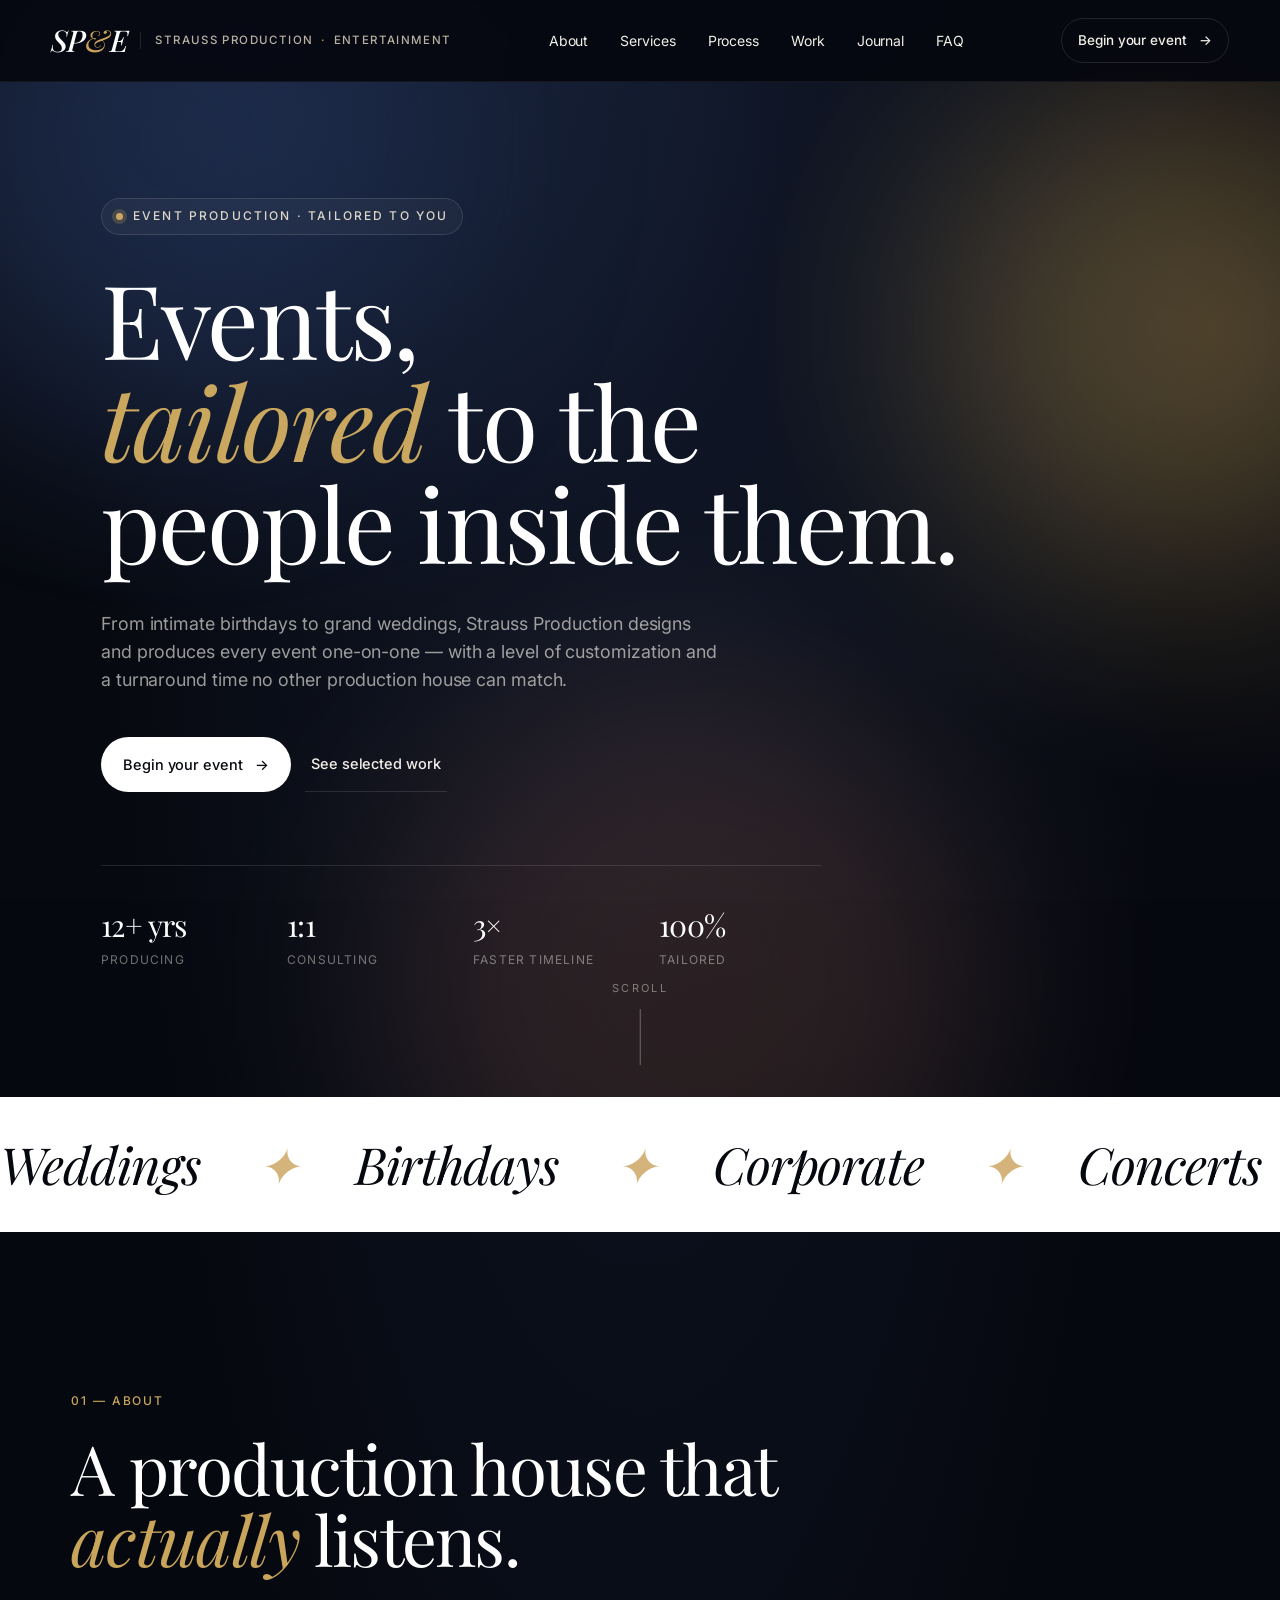
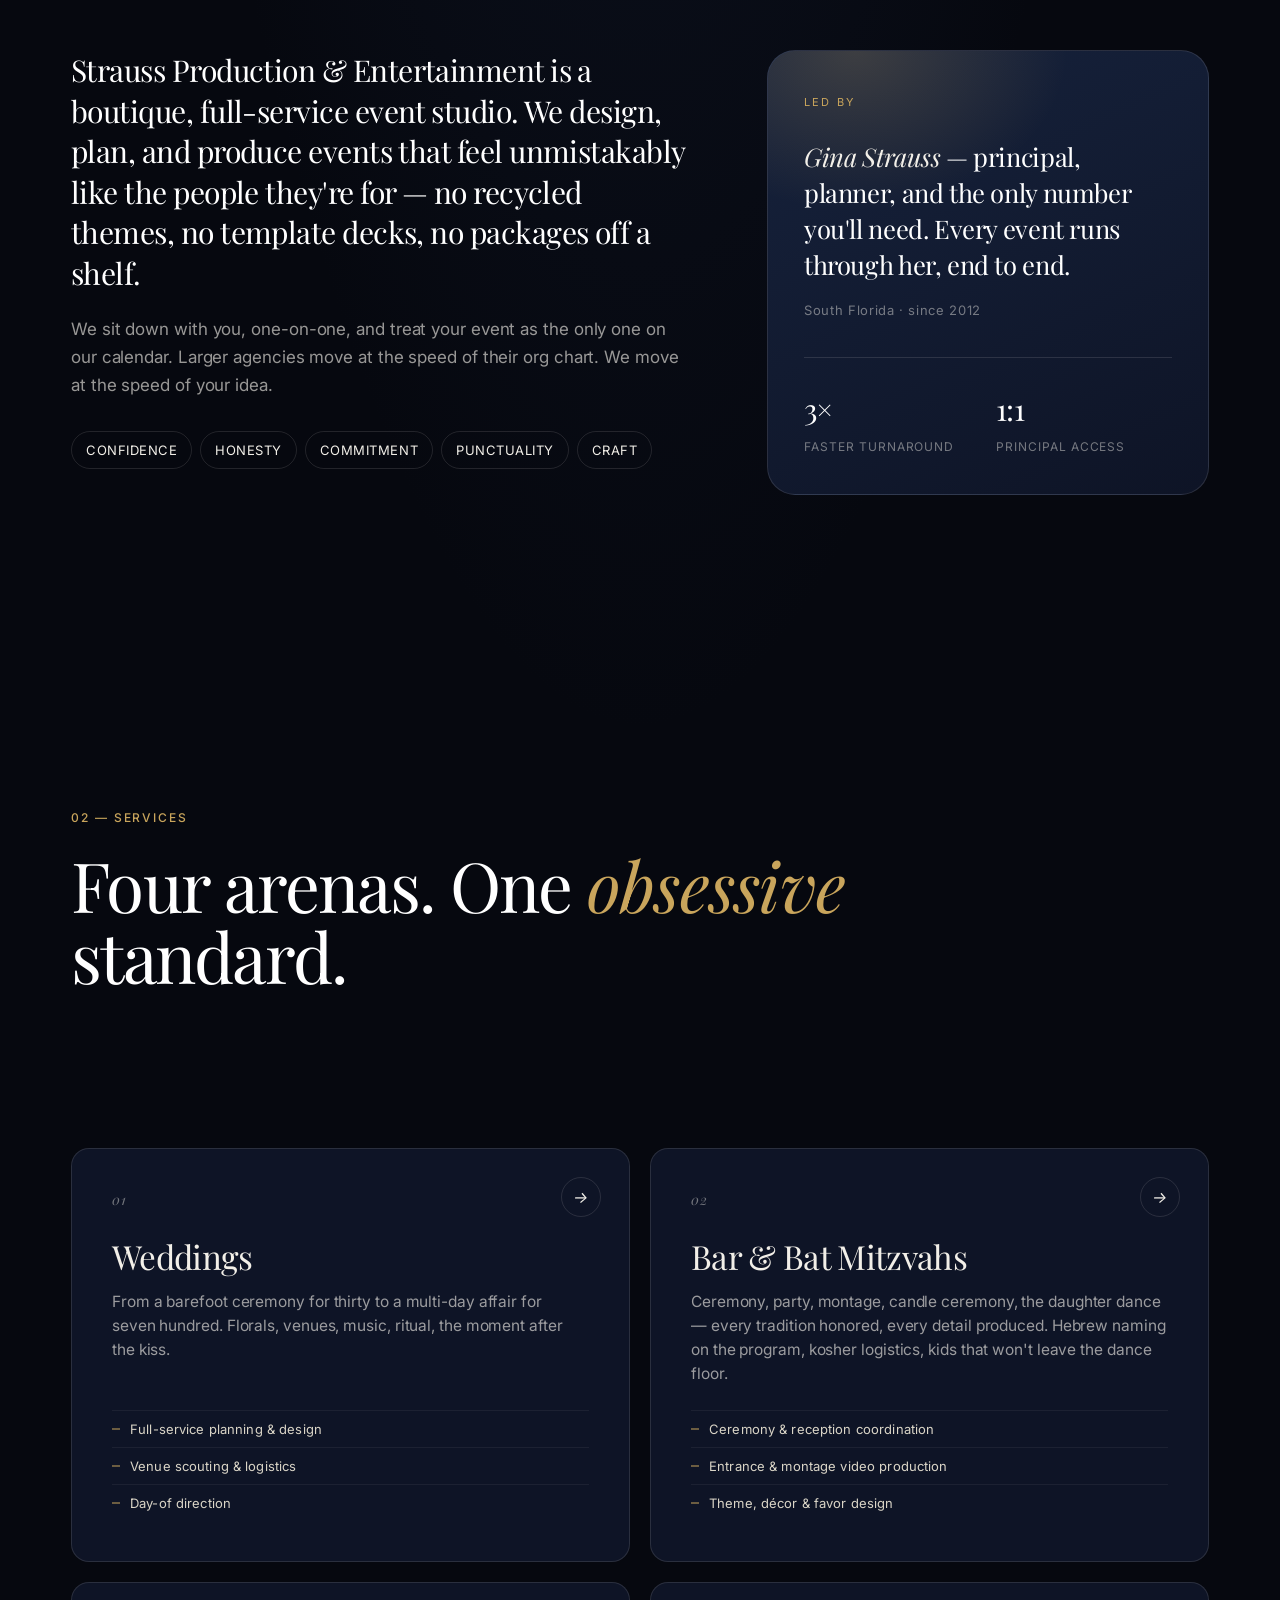
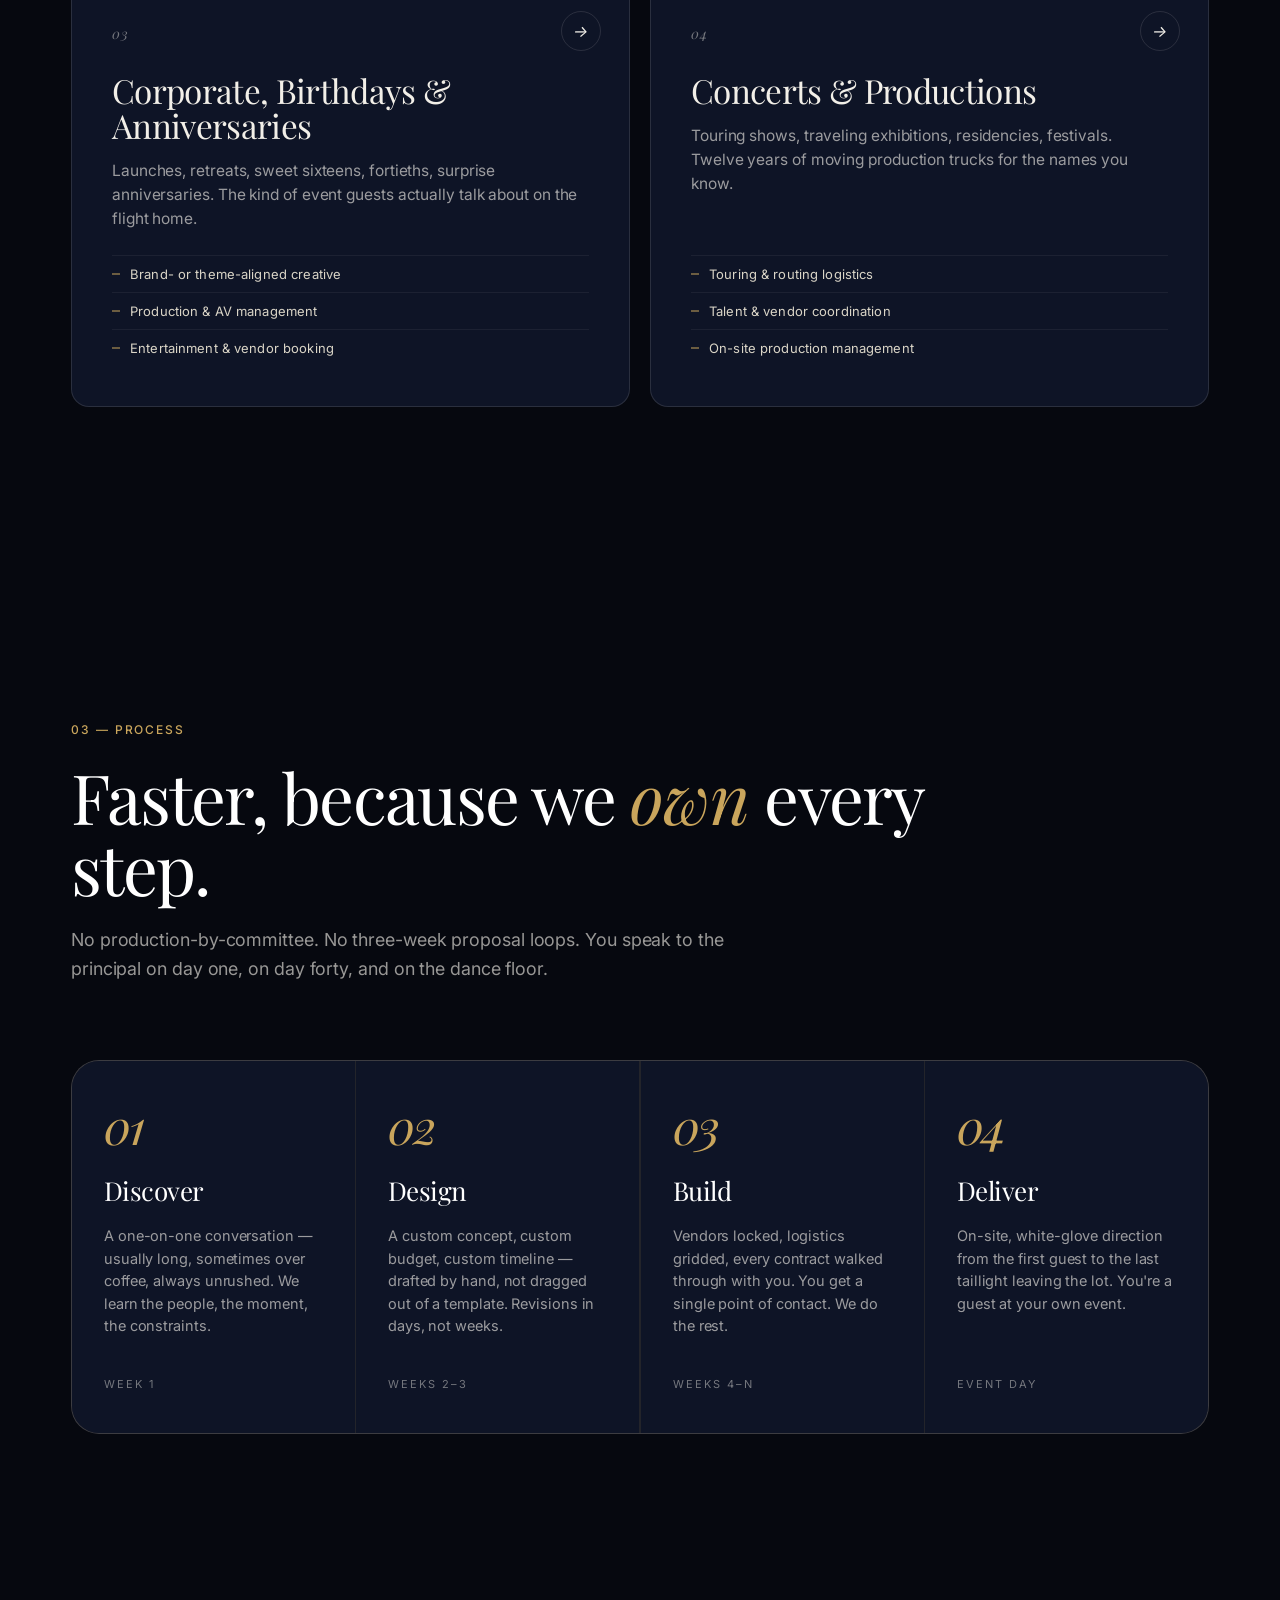
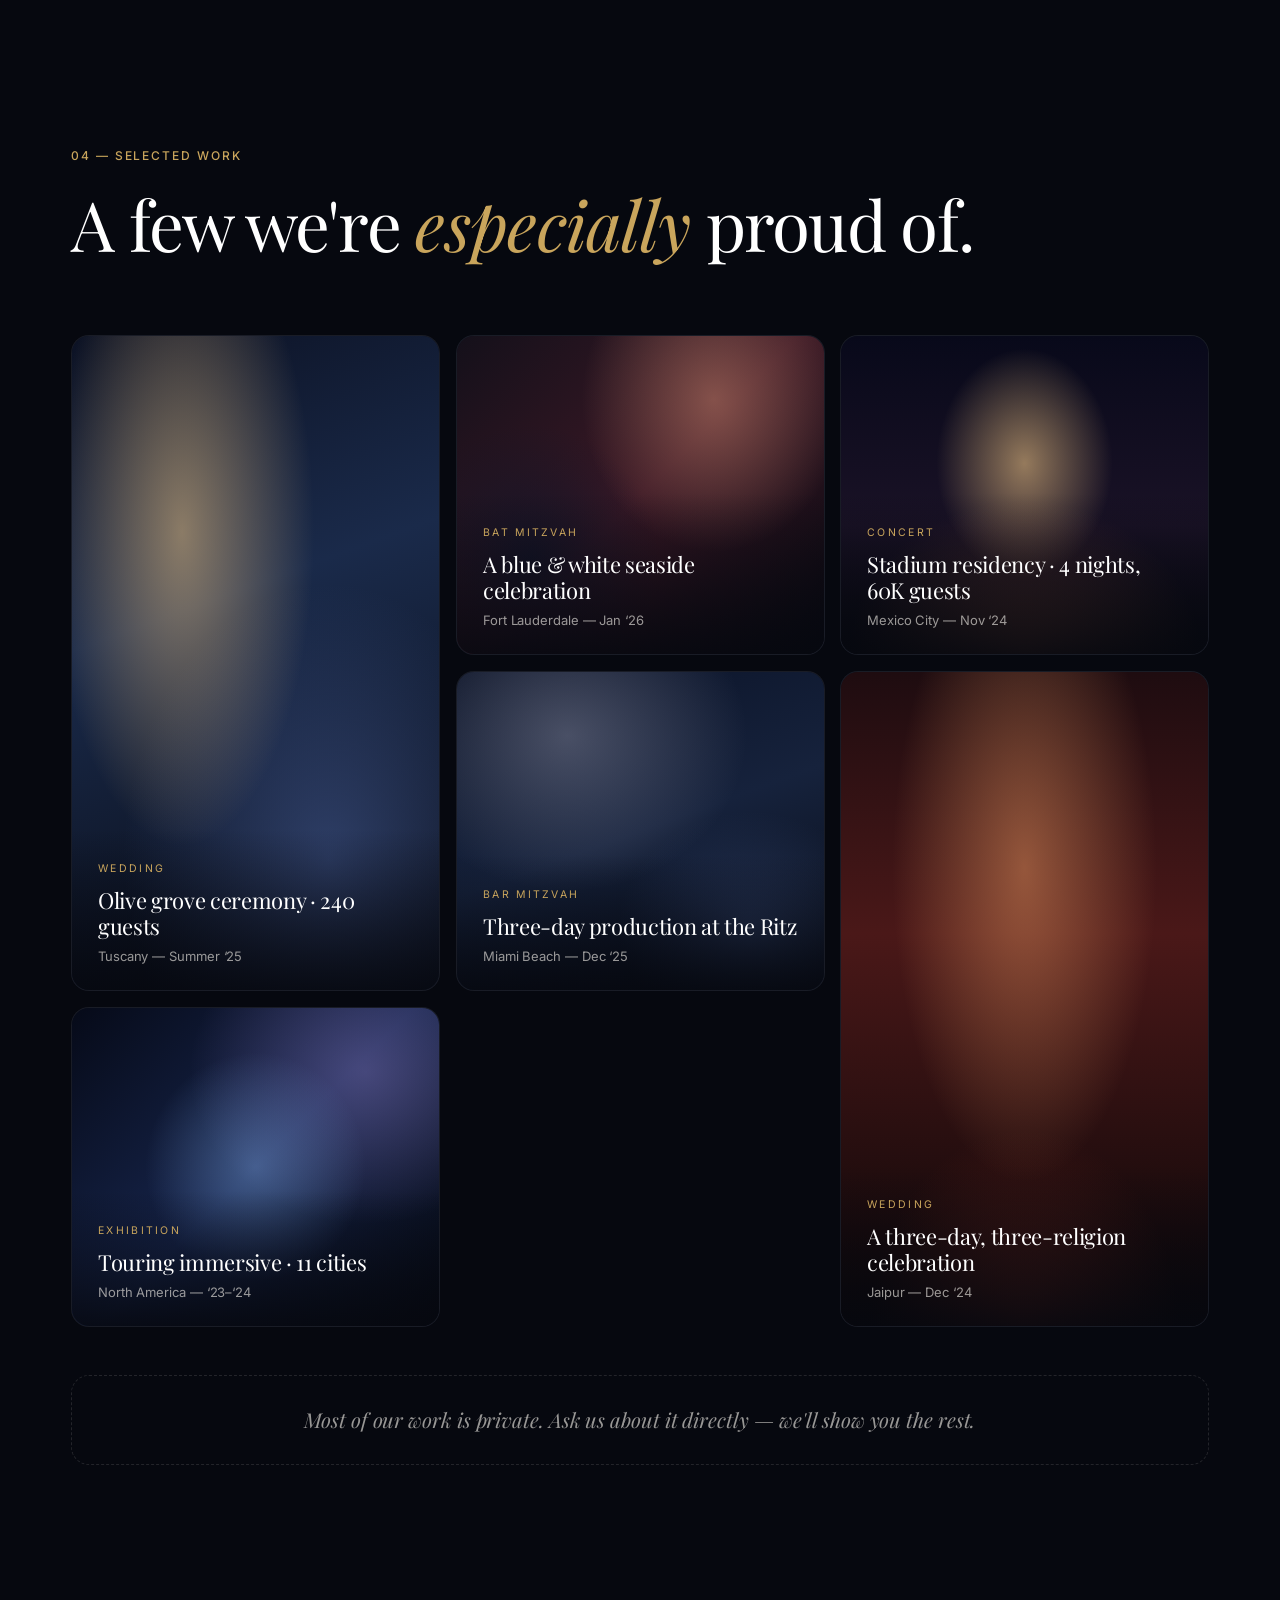
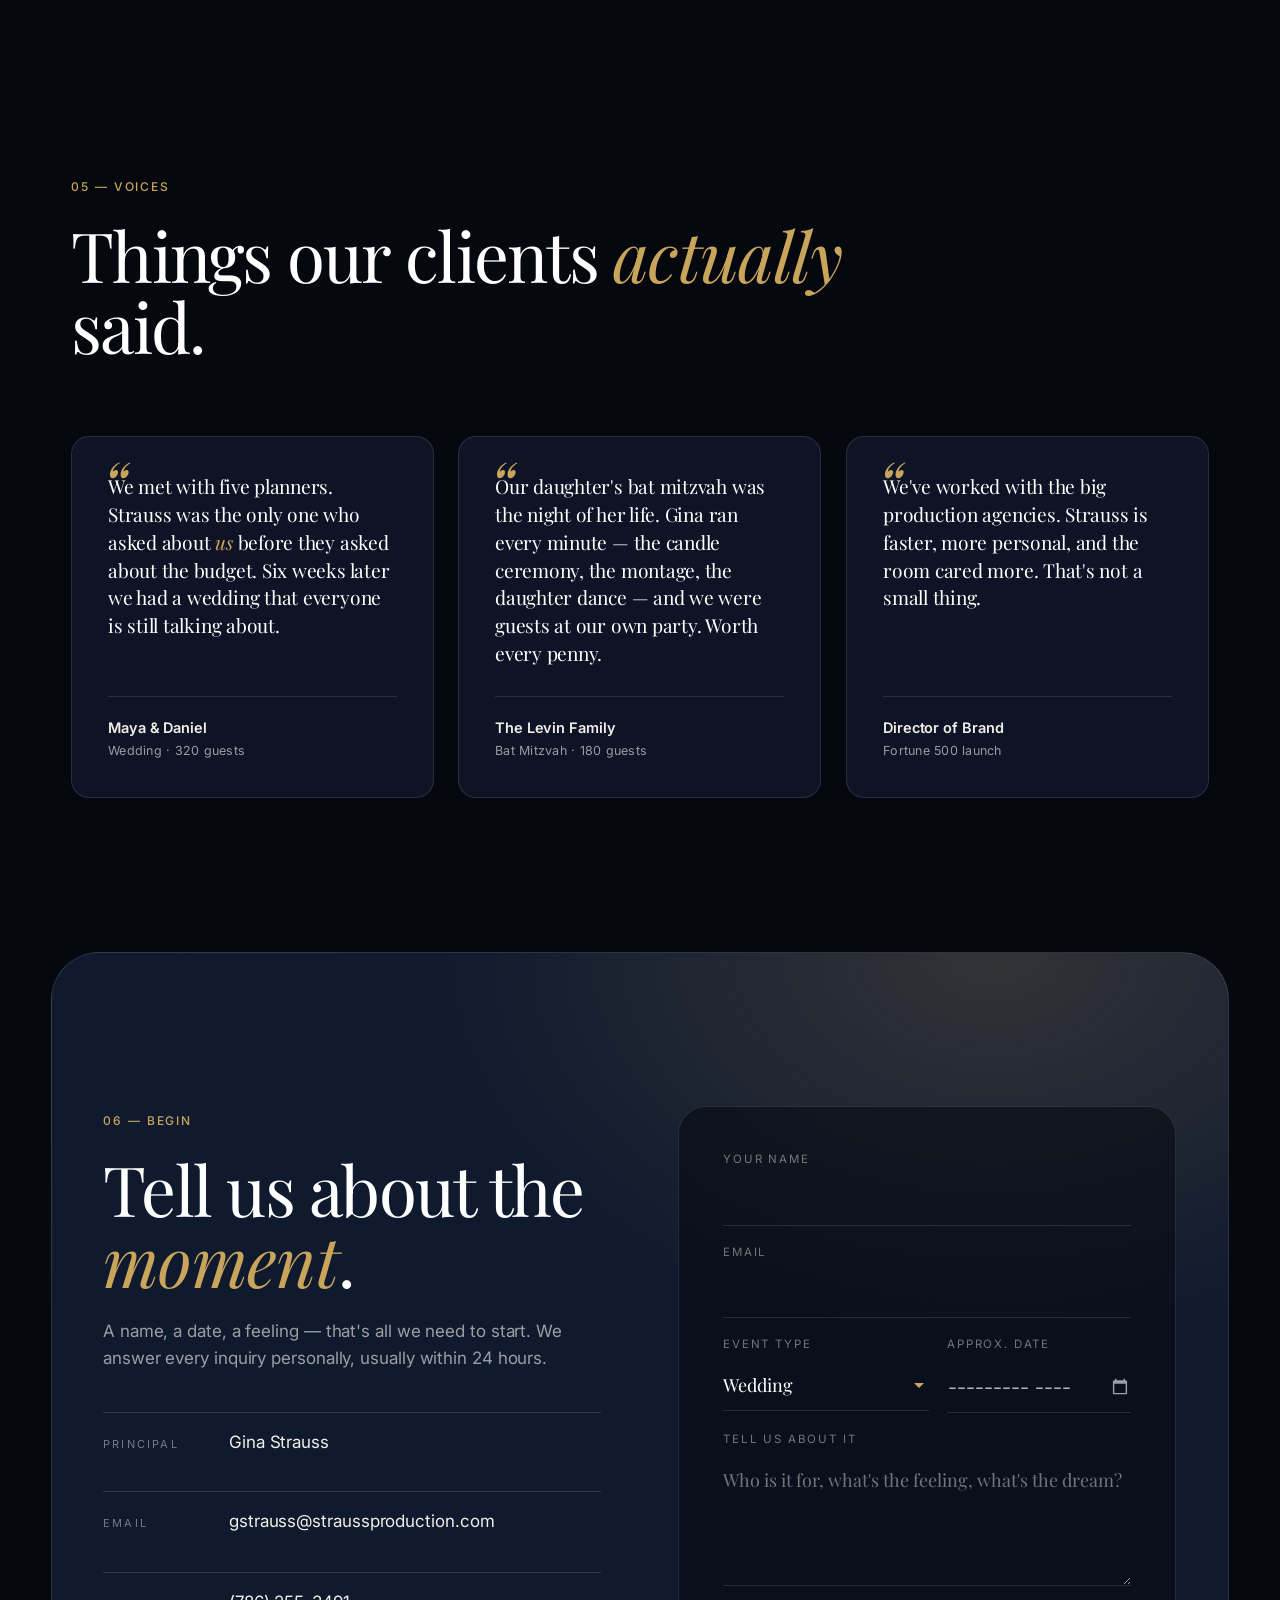
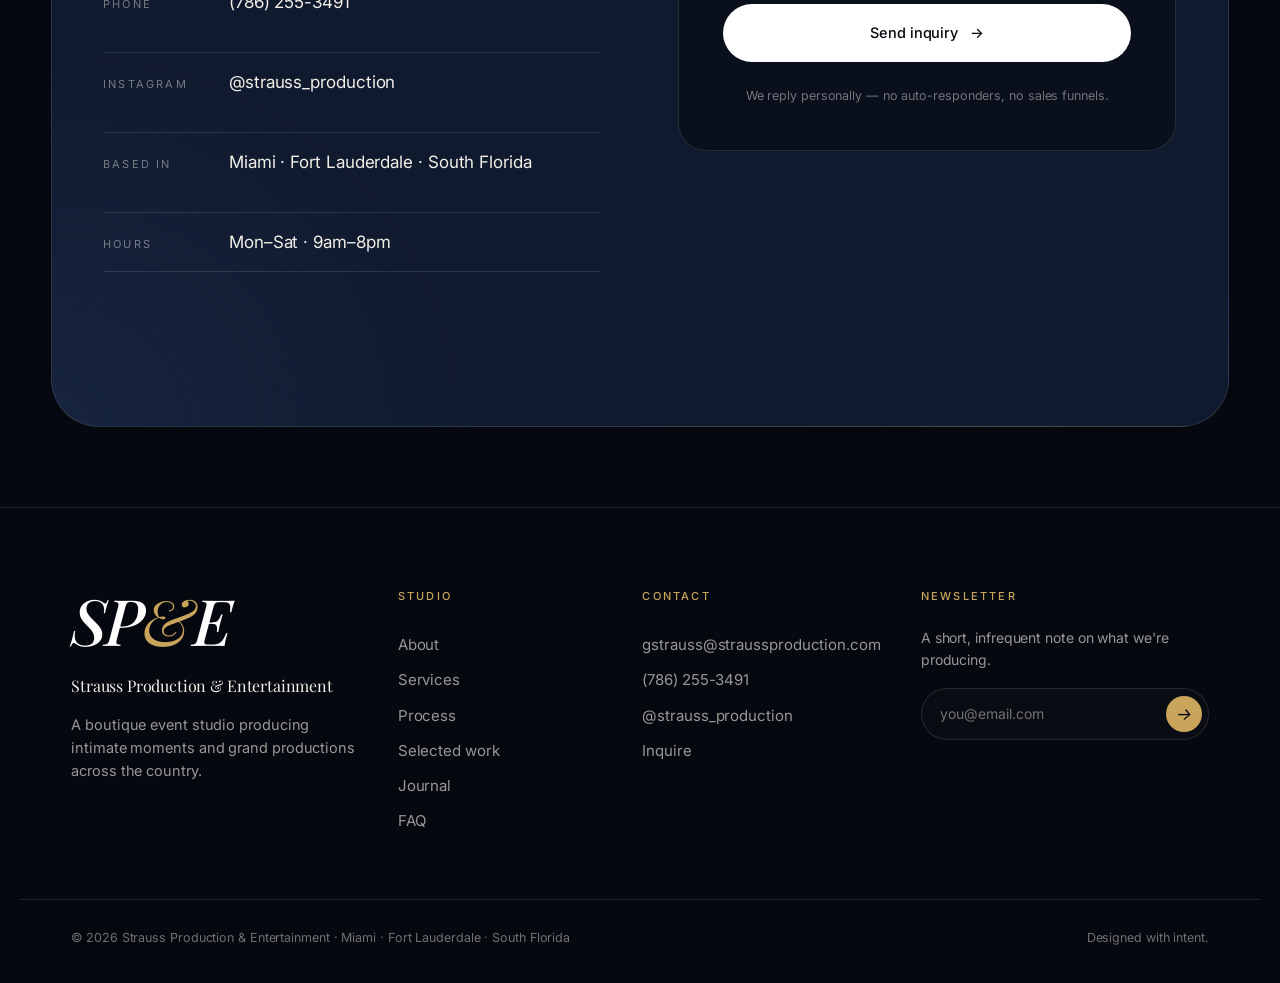
<file: index.html>
<!doctype html>
<html lang="en">
<head>
<meta charset="utf-8" />
<meta name="viewport" content="width=device-width, initial-scale=1, viewport-fit=cover" />
<meta name="theme-color" content="#06080F" />
<title>Strauss Production & Entertainment — Events, tailored to you.</title>
<meta name="description" content="From intimate birthdays to grand weddings, Strauss Production designs and produces events one-on-one — with a level of customization and speed no other production house can match." />

<meta property="og:title" content="Strauss Production & Entertainment" />
<meta property="og:description" content="Events, tailored to the people inside them. From intimate birthdays to grand weddings." />
<meta property="og:type" content="website" />
<meta property="og:url" content="https://straussproduction.com" />

<link rel="preconnect" href="https://fonts.googleapis.com" />
<link rel="preconnect" href="https://fonts.gstatic.com" crossorigin />
<link href="https://fonts.googleapis.com/css2?family=Playfair+Display:ital,wght@0,400;0,500;0,600;0,700;0,800;0,900;1,400;1,500;1,600;1,700&family=Inter:wght@300;400;500;600;700&display=swap" rel="stylesheet" />

<link rel="stylesheet" href="styles.css?v=8" />
<link rel="icon" href="data:image/svg+xml,%3Csvg xmlns='http://www.w3.org/2000/svg' viewBox='0 0 32 32'%3E%3Crect width='32' height='32' rx='6' fill='%2306080F'/%3E%3Ctext x='50%25' y='62%25' text-anchor='middle' font-family='Georgia,serif' font-size='18' font-style='italic' fill='%23C9A55C'%3E%26amp;%3C/text%3E%3C/svg%3E" />
</head>
<body>

<!-- grain overlay -->
<div class="grain" aria-hidden="true"></div>

<!-- Header -->
<header class="site-header" id="siteHeader">
  <a href="#top" class="logo" aria-label="SP&amp;E — Strauss Production and Entertainment home">
    <span class="logo-mark">SP<span class="logo-amp">&amp;</span>E</span>
    <span class="logo-name">Strauss Production <span class="logo-divider">·</span> Entertainment</span>
  </a>
  <nav class="site-nav" aria-label="Primary">
    <a href="about.html">About</a>
    <a href="services.html">Services</a>
    <a href="process.html">Process</a>
    <a href="work.html">Work</a>
    <a href="journal.html">Journal</a>
    <a href="faq.html">FAQ</a>
  </nav>
  <a class="btn btn-ghost btn-sm header-cta" href="contact.html"><span>Begin your event</span><i class="arrow">→</i></a>
  <button class="menu-toggle" aria-label="Menu" aria-expanded="false">
    <span></span><span></span>
  </button>
</header>

<main id="top">

<!-- ───────────── HERO ───────────── -->
<section class="hero">
  <div class="hero-bg" aria-hidden="true">
    <div class="hero-bg-blob hero-bg-blob-a"></div>
    <div class="hero-bg-blob hero-bg-blob-b"></div>
    <div class="hero-bg-blob hero-bg-blob-c"></div>
  </div>

  <div class="container hero-inner">
    <div class="eyebrow reveal" data-reveal>
      <span class="eyebrow-dot"></span> EVENT PRODUCTION · TAILORED TO YOU
    </div>

    <h1 class="hero-title">
      <span class="line reveal" data-reveal data-delay="60">Events,</span>
      <span class="line reveal" data-reveal data-delay="160"><em>tailored</em> to the</span>
      <span class="line reveal" data-reveal data-delay="260">people inside them.</span>
    </h1>

    <p class="hero-sub reveal" data-reveal data-delay="420">
      From intimate birthdays to grand weddings, Strauss Production designs and produces
      every event one-on-one — with a level of customization and a turnaround time
      no other production house can match.
    </p>

    <div class="hero-cta reveal" data-reveal data-delay="560">
      <a class="btn btn-primary" href="contact.html"><span>Begin your event</span><i class="arrow">→</i></a>
      <a class="btn btn-link" href="work.html"><span>See selected work</span></a>
    </div>

    <div class="hero-meta reveal" data-reveal data-delay="720">
      <div><strong>12+ yrs</strong><span>producing</span></div>
      <div><strong>1:1</strong><span>consulting</span></div>
      <div><strong>3×</strong><span>faster timeline</span></div>
      <div><strong>100%</strong><span>tailored</span></div>
    </div>
  </div>

  <div class="hero-scroll" aria-hidden="true">
    <span>scroll</span>
    <span class="scroll-line"></span>
  </div>
</section>

<!-- ───────────── MARQUEE ───────────── -->
<section class="marquee" aria-hidden="true">
  <div class="marquee-track">
    <span>Weddings</span><span aria-hidden="true">✦</span>
    <span>Birthdays</span><span aria-hidden="true">✦</span>
    <span>Corporate</span><span aria-hidden="true">✦</span>
    <span>Concerts</span><span aria-hidden="true">✦</span>
    <span>Galas</span><span aria-hidden="true">✦</span>
    <span>Brand Activations</span><span aria-hidden="true">✦</span>
    <span>Private Soirées</span><span aria-hidden="true">✦</span>
    <span>Weddings</span><span aria-hidden="true">✦</span>
    <span>Birthdays</span><span aria-hidden="true">✦</span>
    <span>Corporate</span><span aria-hidden="true">✦</span>
    <span>Concerts</span><span aria-hidden="true">✦</span>
    <span>Galas</span><span aria-hidden="true">✦</span>
    <span>Brand Activations</span><span aria-hidden="true">✦</span>
    <span>Private Soirées</span><span aria-hidden="true">✦</span>
  </div>
</section>

<!-- ───────────── ABOUT ───────────── -->
<section class="section about" id="about">
  <div class="container">
    <div class="section-head">
      <span class="section-tag reveal" data-reveal>01 — About</span>
      <h2 class="section-title reveal" data-reveal data-delay="80">
        A production house that <em>actually</em> listens.
      </h2>
    </div>

    <div class="about-grid">
      <div class="about-copy">
        <p class="lede reveal" data-reveal data-delay="120">
          Strauss Production &amp; Entertainment is a boutique, full-service event
          studio. We design, plan, and produce events that feel unmistakably like
          the people they're for — no recycled themes, no template decks, no
          packages off a shelf.
        </p>
        <p class="reveal" data-reveal data-delay="200">
          We sit down with you, one-on-one, and treat your event as the only one
          on our calendar. Larger agencies move at the speed of their org chart.
          We move at the speed of your idea.
        </p>

        <ul class="values reveal" data-reveal data-delay="280">
          <li><span>Confidence</span></li>
          <li><span>Honesty</span></li>
          <li><span>Commitment</span></li>
          <li><span>Punctuality</span></li>
          <li><span>Craft</span></li>
        </ul>
      </div>

      <aside class="about-card reveal" data-reveal data-delay="160">
        <div class="about-card-inner">
          <span class="about-card-tag">Led by</span>
          <p>
            <em>Gina Strauss</em> — principal, planner, and the only number
            you'll need. Every event runs through her, end to end.
          </p>
          <div class="about-card-attr">South Florida · since 2012</div>
          <div class="about-card-stats">
            <div><strong>3×</strong><span>faster turnaround</span></div>
            <div><strong>1:1</strong><span>principal access</span></div>
          </div>
        </div>
      </aside>
    </div>
  </div>
</section>

<!-- ───────────── SERVICES ───────────── -->
<section class="section services" id="services">
  <div class="container">
    <div class="section-head">
      <span class="section-tag reveal" data-reveal>02 — Services</span>
      <h2 class="section-title reveal" data-reveal data-delay="80">
        Four arenas. One <em>obsessive</em> standard.
      </h2>
      <p class="section-sub reveal" data-reveal data-delay="160">
        Every engagement starts the same way — a long conversation, a blank page,
        and the willingness to build whatever the moment deserves.
      </p>
    </div>

    <div class="services-grid">
      <article class="service-card reveal" data-reveal>
        <div class="service-num">01</div>
        <h3>Weddings</h3>
        <p>
          From a barefoot ceremony for thirty to a multi-day affair for seven
          hundred. Florals, venues, music, ritual, the moment after the kiss.
        </p>
        <ul>
          <li>Full-service planning &amp; design</li>
          <li>Venue scouting &amp; logistics</li>
          <li>Day-of direction</li>
        </ul>
        <span class="service-cta"><i class="arrow">→</i></span>
      </article>

      <article class="service-card reveal" data-reveal data-delay="80">
        <div class="service-num">02</div>
        <h3>Bar &amp; Bat Mitzvahs</h3>
        <p>
          Ceremony, party, montage, candle ceremony, the daughter dance —
          every tradition honored, every detail produced. Hebrew naming on
          the program, kosher logistics, kids that won't leave the dance floor.
        </p>
        <ul>
          <li>Ceremony &amp; reception coordination</li>
          <li>Entrance &amp; montage video production</li>
          <li>Theme, décor &amp; favor design</li>
        </ul>
        <span class="service-cta"><i class="arrow">→</i></span>
      </article>

      <article class="service-card reveal" data-reveal data-delay="160">
        <div class="service-num">03</div>
        <h3>Corporate, Birthdays &amp; Anniversaries</h3>
        <p>
          Launches, retreats, sweet sixteens, fortieths, surprise anniversaries.
          The kind of event guests actually talk about on the flight home.
        </p>
        <ul>
          <li>Brand- or theme-aligned creative</li>
          <li>Production &amp; AV management</li>
          <li>Entertainment &amp; vendor booking</li>
        </ul>
        <span class="service-cta"><i class="arrow">→</i></span>
      </article>

      <article class="service-card reveal" data-reveal data-delay="240">
        <div class="service-num">04</div>
        <h3>Concerts &amp; Productions</h3>
        <p>
          Touring shows, traveling exhibitions, residencies, festivals. Twelve
          years of moving production trucks for the names you know.
        </p>
        <ul>
          <li>Touring &amp; routing logistics</li>
          <li>Talent &amp; vendor coordination</li>
          <li>On-site production management</li>
        </ul>
        <span class="service-cta"><i class="arrow">→</i></span>
      </article>
    </div>
  </div>
</section>

<!-- ───────────── PROCESS ───────────── -->
<section class="section process" id="process">
  <div class="container">
    <div class="section-head">
      <span class="section-tag reveal" data-reveal>03 — Process</span>
      <h2 class="section-title reveal" data-reveal data-delay="80">
        Faster, because we <em>own</em> every step.
      </h2>
      <p class="section-sub reveal" data-reveal data-delay="160">
        No production-by-committee. No three-week proposal loops. You speak to
        the principal on day one, on day forty, and on the dance floor.
      </p>
    </div>

    <ol class="process-grid">
      <li class="process-step reveal" data-reveal>
        <div class="process-step-num">01</div>
        <h3>Discover</h3>
        <p>
          A one-on-one conversation — usually long, sometimes over coffee, always
          unrushed. We learn the people, the moment, the constraints.
        </p>
        <div class="process-step-meta">Week 1</div>
      </li>
      <li class="process-step reveal" data-reveal data-delay="100">
        <div class="process-step-num">02</div>
        <h3>Design</h3>
        <p>
          A custom concept, custom budget, custom timeline — drafted by hand, not
          dragged out of a template. Revisions in days, not weeks.
        </p>
        <div class="process-step-meta">Weeks 2–3</div>
      </li>
      <li class="process-step reveal" data-reveal data-delay="200">
        <div class="process-step-num">03</div>
        <h3>Build</h3>
        <p>
          Vendors locked, logistics gridded, every contract walked through with
          you. You get a single point of contact. We do the rest.
        </p>
        <div class="process-step-meta">Weeks 4–N</div>
      </li>
      <li class="process-step reveal" data-reveal data-delay="300">
        <div class="process-step-num">04</div>
        <h3>Deliver</h3>
        <p>
          On-site, white-glove direction from the first guest to the last
          taillight leaving the lot. You're a guest at your own event.
        </p>
        <div class="process-step-meta">Event day</div>
      </li>
    </ol>
  </div>
</section>

<!-- ───────────── WORK ───────────── -->
<section class="section work" id="work">
  <div class="container">
    <div class="section-head">
      <span class="section-tag reveal" data-reveal>04 — Selected work</span>
      <h2 class="section-title reveal" data-reveal data-delay="80">
        A few we're <em>especially</em> proud of.
      </h2>
    </div>

    <div class="work-grid">
      <figure class="work-item work-item-tall reveal" data-reveal>
        <div class="work-img work-img-1"></div>
        <figcaption>
          <span class="work-kind">Wedding</span>
          <h4>Olive grove ceremony · 240 guests</h4>
          <p>Tuscany — Summer ‘25</p>
        </figcaption>
      </figure>

      <figure class="work-item reveal" data-reveal data-delay="80">
        <div class="work-img work-img-2"></div>
        <figcaption>
          <span class="work-kind">Bat Mitzvah</span>
          <h4>A blue &amp; white seaside celebration</h4>
          <p>Fort Lauderdale — Jan ‘26</p>
        </figcaption>
      </figure>

      <figure class="work-item reveal" data-reveal data-delay="160">
        <div class="work-img work-img-3"></div>
        <figcaption>
          <span class="work-kind">Concert</span>
          <h4>Stadium residency · 4 nights, 60K guests</h4>
          <p>Mexico City — Nov ‘24</p>
        </figcaption>
      </figure>

      <figure class="work-item reveal" data-reveal data-delay="100">
        <div class="work-img work-img-4"></div>
        <figcaption>
          <span class="work-kind">Bar Mitzvah</span>
          <h4>Three-day production at the Ritz</h4>
          <p>Miami Beach — Dec ‘25</p>
        </figcaption>
      </figure>

      <figure class="work-item work-item-tall reveal" data-reveal data-delay="180">
        <div class="work-img work-img-5"></div>
        <figcaption>
          <span class="work-kind">Wedding</span>
          <h4>A three-day, three-religion celebration</h4>
          <p>Jaipur — Dec ‘24</p>
        </figcaption>
      </figure>

      <figure class="work-item reveal" data-reveal data-delay="260">
        <div class="work-img work-img-6"></div>
        <figcaption>
          <span class="work-kind">Exhibition</span>
          <h4>Touring immersive · 11 cities</h4>
          <p>North America — ‘23–‘24</p>
        </figcaption>
      </figure>
    </div>

    <div class="work-note reveal" data-reveal>
      Most of our work is private. Ask us about it directly — we'll show you the rest.
    </div>
  </div>
</section>

<!-- ───────────── VOICES ───────────── -->
<section class="section voices" id="voices">
  <div class="container">
    <div class="section-head">
      <span class="section-tag reveal" data-reveal>05 — Voices</span>
      <h2 class="section-title reveal" data-reveal data-delay="80">
        Things our clients <em>actually</em> said.
      </h2>
    </div>

    <div class="voices-grid">
      <blockquote class="voice reveal" data-reveal>
        <p>
          We met with five planners. Strauss was the only one who asked about
          <em>us</em> before they asked about the budget. Six weeks later we had
          a wedding that everyone is still talking about.
        </p>
        <footer><strong>Maya &amp; Daniel</strong><span>Wedding · 320 guests</span></footer>
      </blockquote>

      <blockquote class="voice reveal" data-reveal data-delay="100">
        <p>
          Our daughter's bat mitzvah was the night of her life. Gina ran every
          minute — the candle ceremony, the montage, the daughter dance — and
          we were guests at our own party. Worth every penny.
        </p>
        <footer><strong>The Levin Family</strong><span>Bat Mitzvah · 180 guests</span></footer>
      </blockquote>

      <blockquote class="voice reveal" data-reveal data-delay="200">
        <p>
          We've worked with the big production agencies. Strauss is faster, more
          personal, and the room cared more. That's not a small thing.
        </p>
        <footer><strong>Director of Brand</strong><span>Fortune 500 launch</span></footer>
      </blockquote>
    </div>
  </div>
</section>

<!-- ───────────── CONTACT ───────────── -->
<section class="section contact" id="contact">
  <div class="container">
    <div class="contact-grid">
      <div class="contact-copy">
        <span class="section-tag reveal" data-reveal>06 — Begin</span>
        <h2 class="section-title reveal" data-reveal data-delay="80">
          Tell us about the <em>moment</em>.
        </h2>
        <p class="reveal" data-reveal data-delay="160">
          A name, a date, a feeling — that's all we need to start. We answer
          every inquiry personally, usually within 24 hours.
        </p>

        <ul class="contact-meta reveal" data-reveal data-delay="240">
          <li>
            <span>Principal</span>
            <span>Gina Strauss</span>
          </li>
          <li>
            <span>Email</span>
            <a href="mailto:gstrauss@straussproduction.com">gstrauss@straussproduction.com</a>
          </li>
          <li>
            <span>Phone</span>
            <a href="tel:+17862553491">(786) 255-3491</a>
          </li>
          <li>
            <span>Instagram</span>
            <a href="https://instagram.com/strauss_production" target="_blank" rel="noopener">@strauss_production</a>
          </li>
          <li>
            <span>Based in</span>
            <span>Miami · Fort Lauderdale · South Florida</span>
          </li>
          <li>
            <span>Hours</span>
            <span>Mon–Sat · 9am–8pm</span>
          </li>
        </ul>
      </div>

      <form class="contact-form reveal" data-reveal data-delay="120" novalidate>
        <div class="field">
          <label for="name">Your name</label>
          <input id="name" name="name" type="text" autocomplete="name" required />
        </div>
        <div class="field">
          <label for="email">Email</label>
          <input id="email" name="email" type="email" autocomplete="email" required />
        </div>
        <div class="field field-row">
          <div>
            <label for="type">Event type</label>
            <select id="type" name="type">
              <option>Wedding</option>
              <option>Bar / Bat Mitzvah</option>
              <option>Birthday / Anniversary</option>
              <option>Corporate</option>
              <option>Concert / Production</option>
              <option>Something else</option>
            </select>
          </div>
          <div>
            <label for="date">Approx. date</label>
            <input id="date" name="date" type="month" />
          </div>
        </div>
        <div class="field">
          <label for="message">Tell us about it</label>
          <textarea id="message" name="message" rows="4" placeholder="Who is it for, what's the feeling, what's the dream?"></textarea>
        </div>
        <button type="submit" class="btn btn-primary btn-block">
          <span>Send inquiry</span><i class="arrow">→</i>
        </button>
        <p class="form-note">We reply personally — no auto-responders, no sales funnels.</p>
      </form>
    </div>
  </div>
</section>

</main>

<!-- ───────────── FOOTER ───────────── -->
<footer class="site-footer">
  <div class="container footer-grid">
    <div class="footer-brand">
      <div class="logo logo-large">
        <span class="logo-mark">SP<span class="logo-amp">&amp;</span>E</span>
      </div>
      <p class="footer-brand-name">Strauss Production &amp; Entertainment</p>
      <p>
        A boutique event studio producing intimate moments and grand
        productions across the country.
      </p>
    </div>

    <div class="footer-col">
      <h5>Studio</h5>
      <a href="about.html">About</a>
      <a href="services.html">Services</a>
      <a href="process.html">Process</a>
      <a href="work.html">Selected work</a>
      <a href="journal.html">Journal</a>
      <a href="faq.html">FAQ</a>
    </div>

    <div class="footer-col">
      <h5>Contact</h5>
      <a href="mailto:gstrauss@straussproduction.com">gstrauss@straussproduction.com</a>
      <a href="tel:+17862553491">(786) 255-3491</a>
      <a href="https://instagram.com/strauss_production" target="_blank" rel="noopener">@strauss_production</a>
      <a href="contact.html">Inquire</a>
    </div>

    <div class="footer-col footer-col-wide">
      <h5>Newsletter</h5>
      <p>A short, infrequent note on what we're producing.</p>
      <form class="footer-form" novalidate>
        <input type="email" placeholder="you@email.com" aria-label="Email" />
        <button type="submit" aria-label="Subscribe"><i class="arrow">→</i></button>
      </form>
    </div>
  </div>

  <div class="container footer-bottom">
    <span>© <span id="year"></span> Strauss Production &amp; Entertainment · Miami · Fort Lauderdale · South Florida</span>
    <span>Designed with intent.</span>
  </div>
</footer>

<script src="script.js"></script>
</body>
</html>
</file>
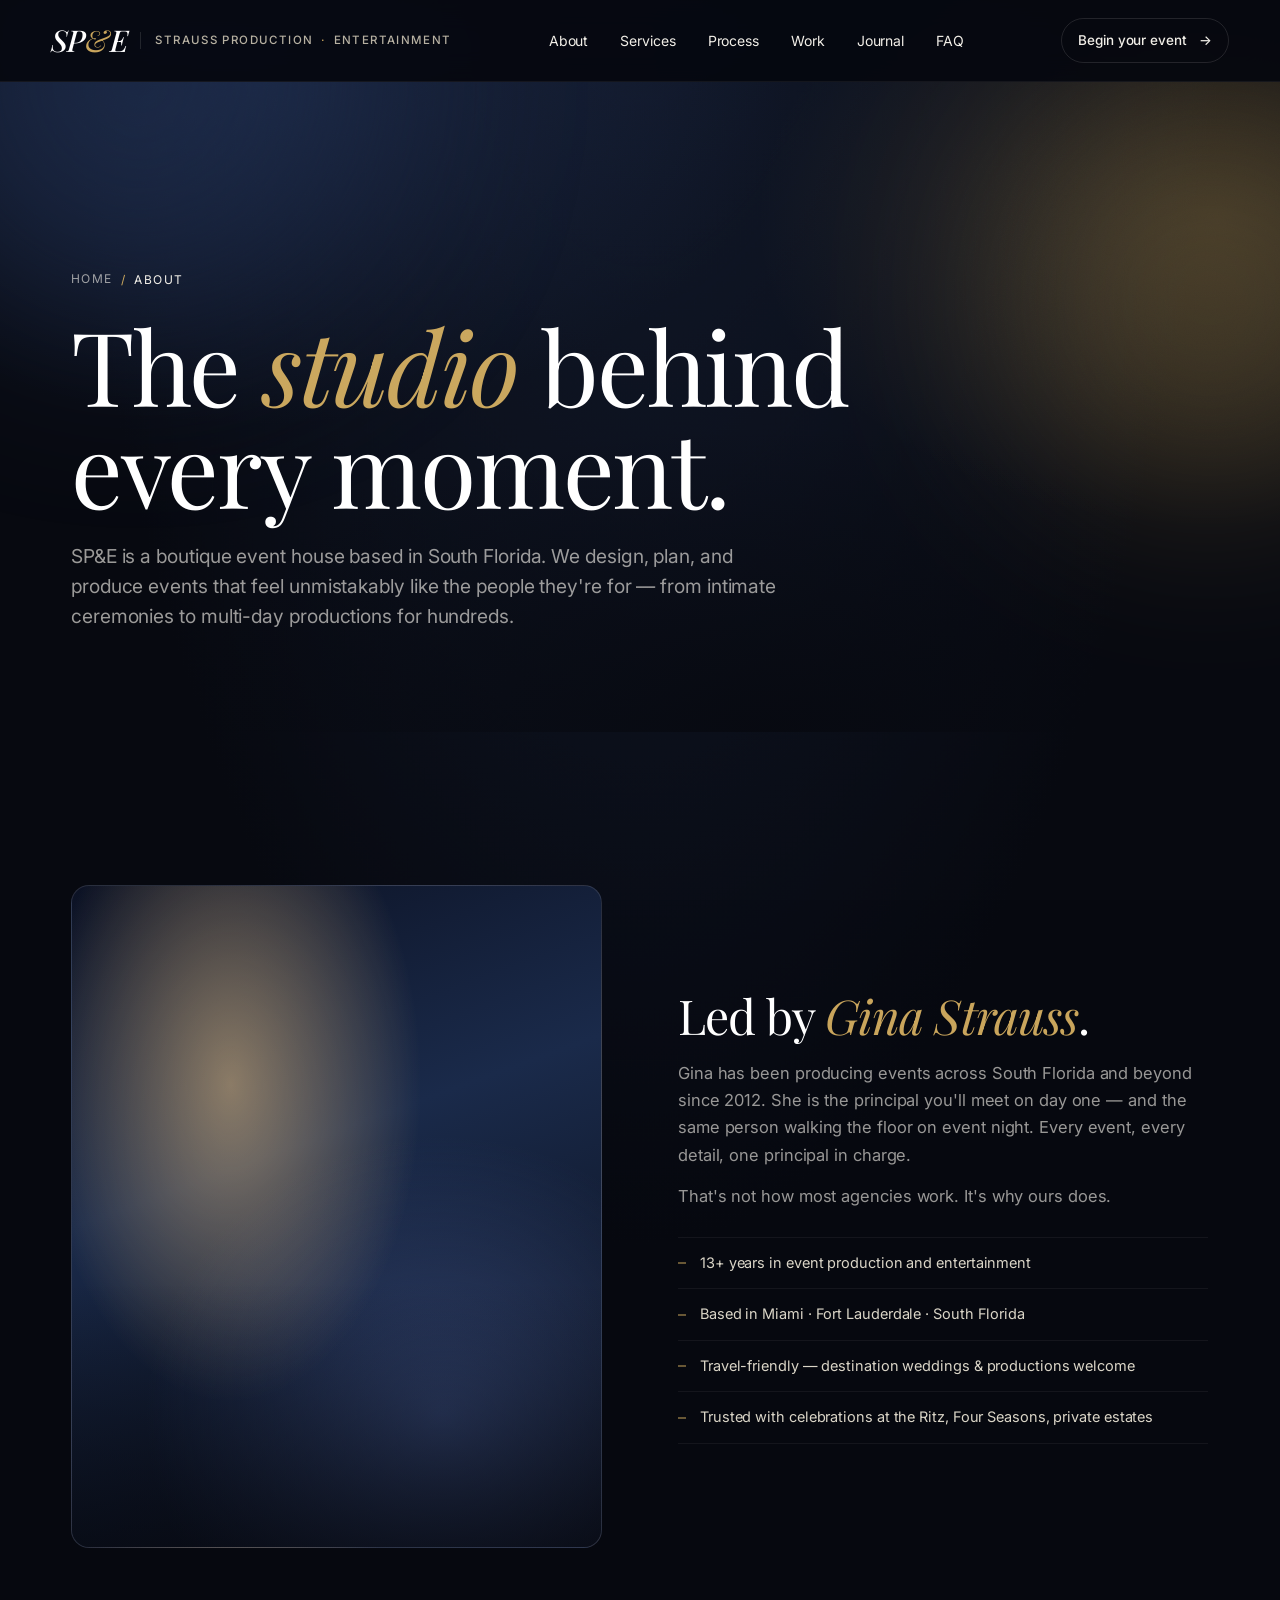
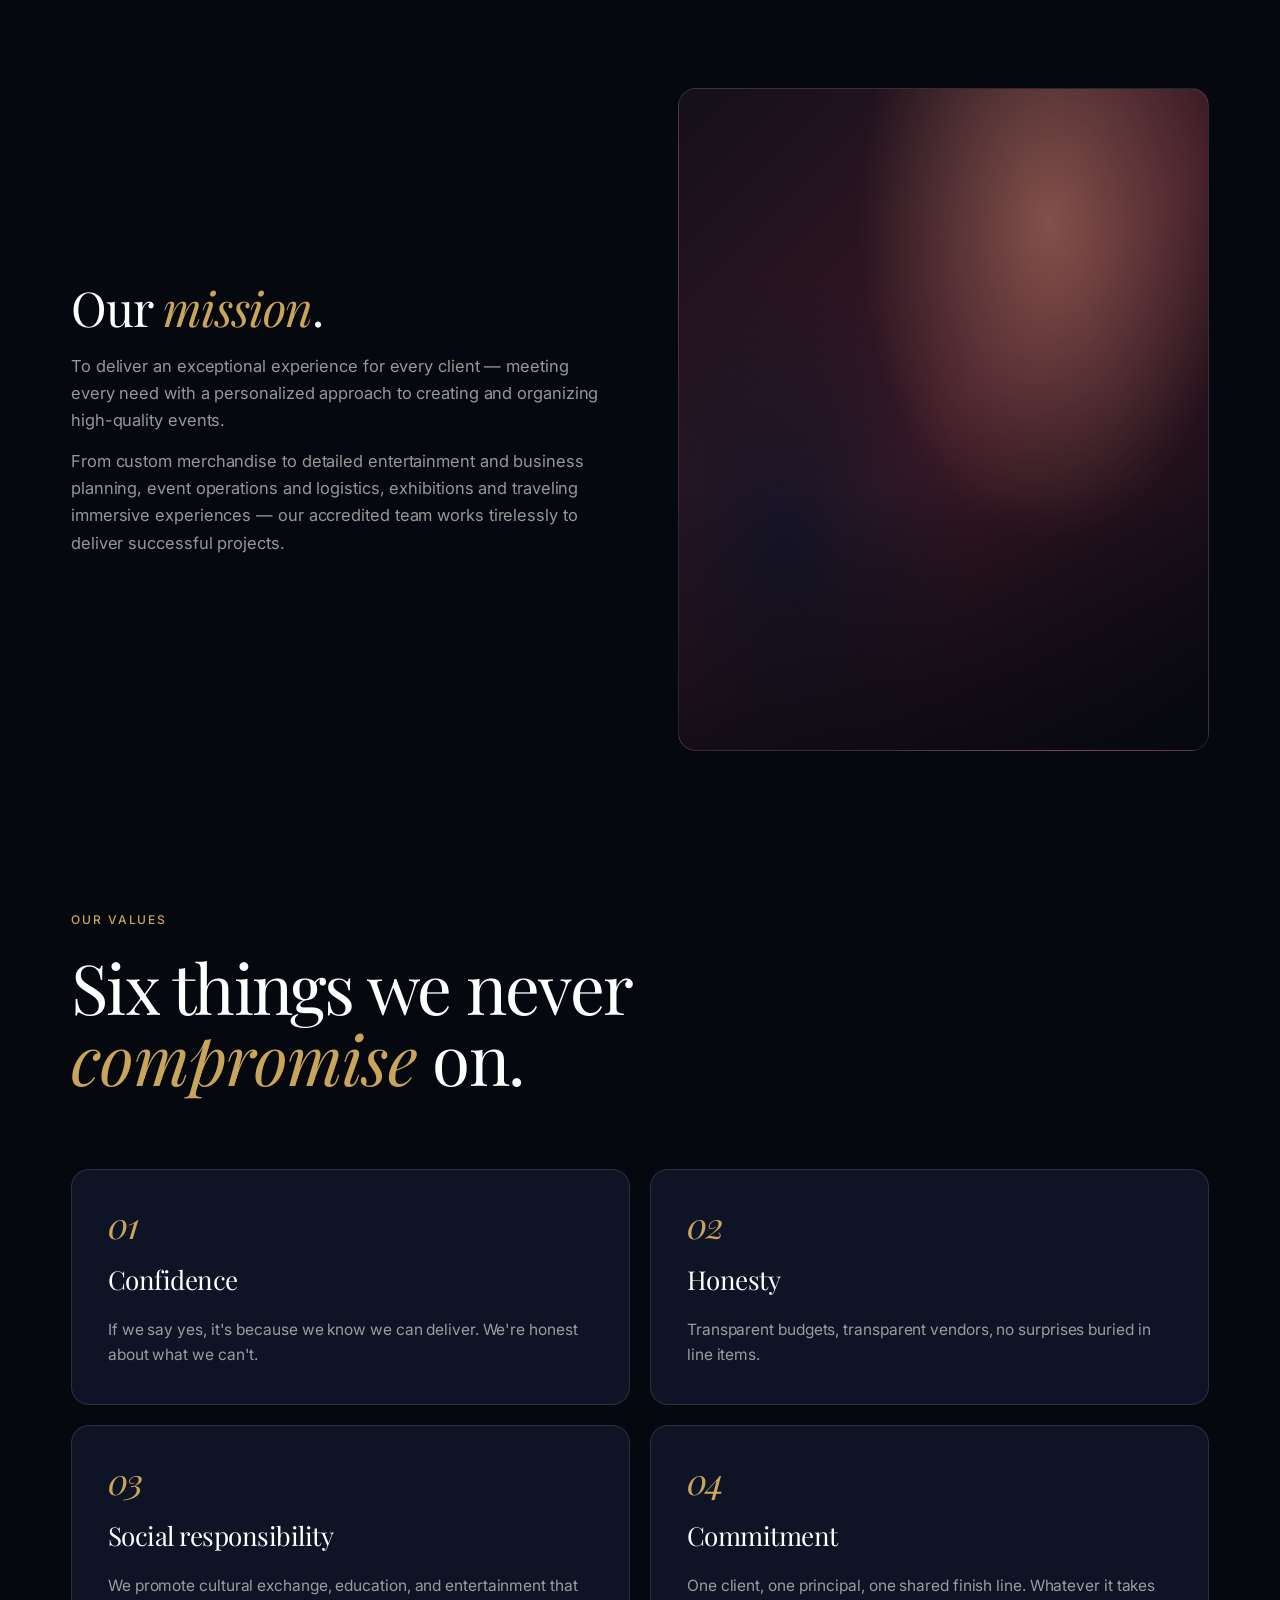
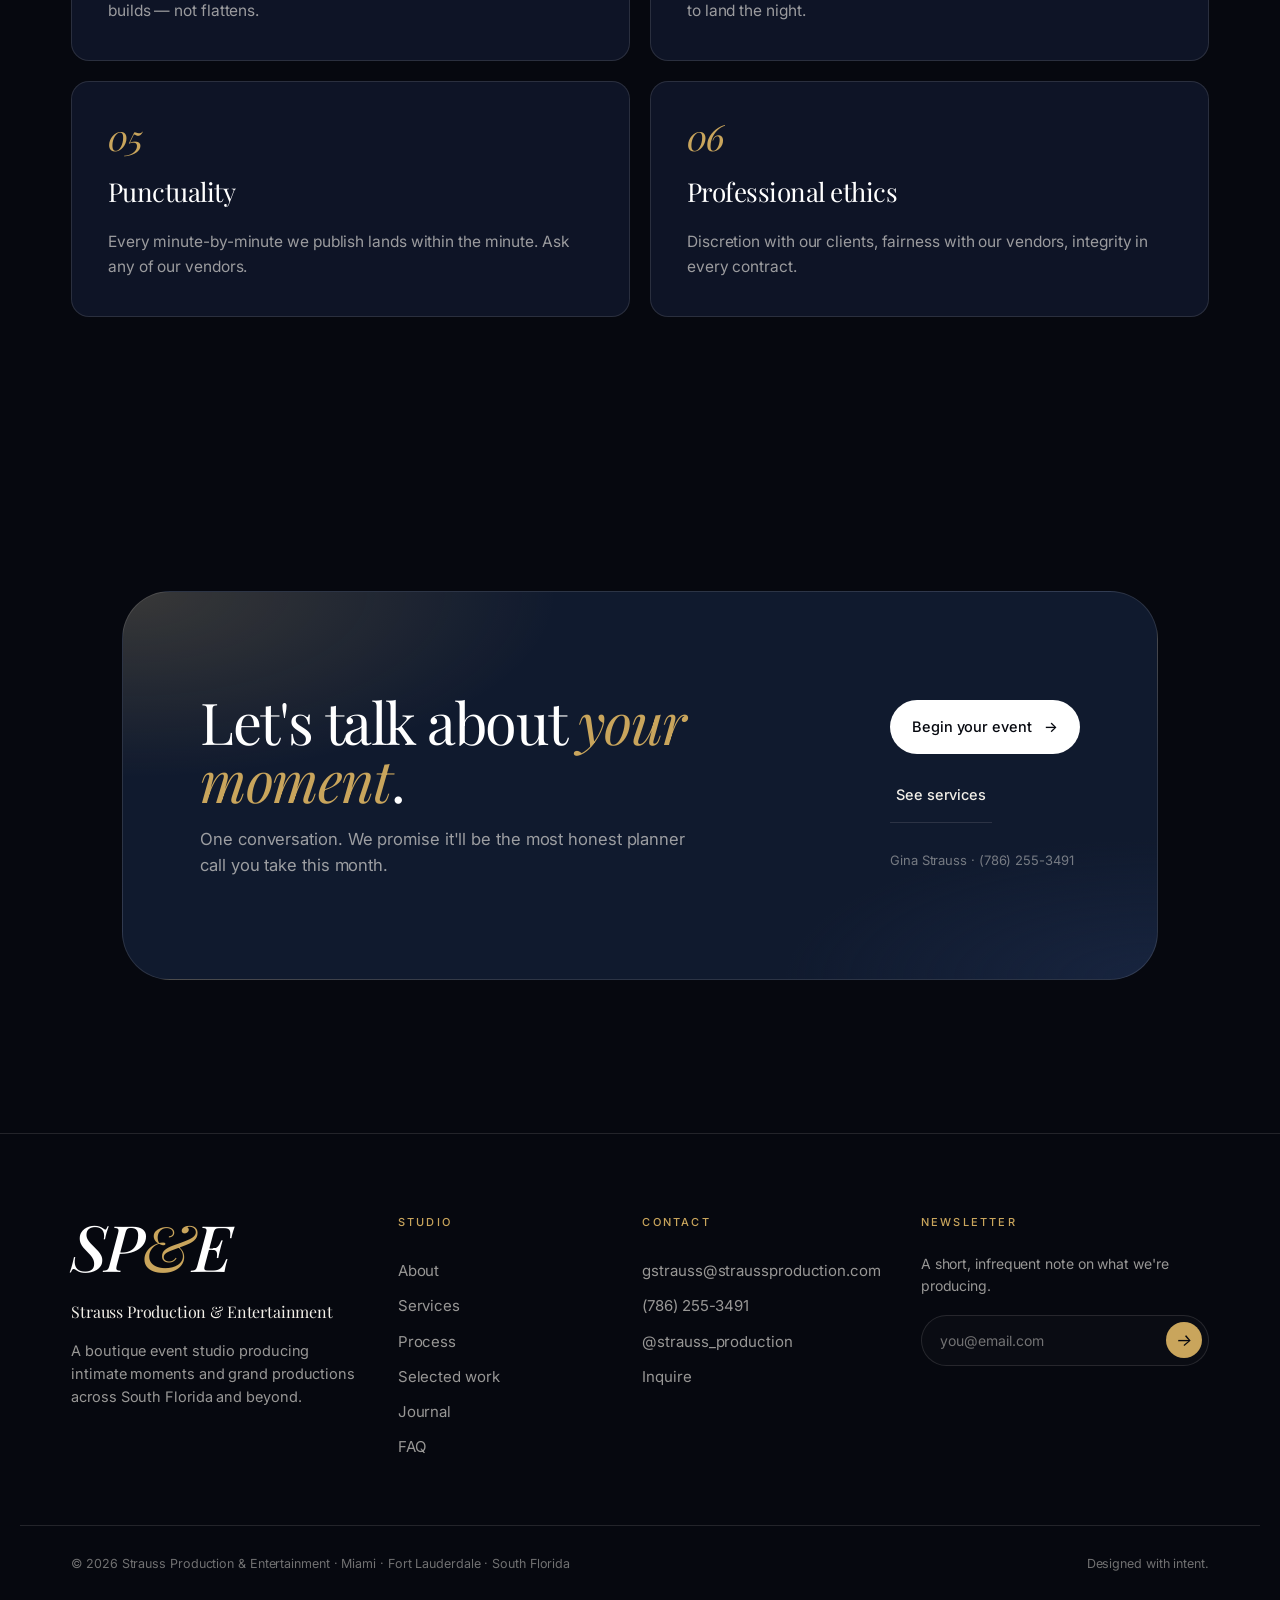
<file: about.html>
<!doctype html>
<html lang="en">
<head>
<meta charset="utf-8" />
<meta name="viewport" content="width=device-width, initial-scale=1, viewport-fit=cover" />
<meta name="theme-color" content="#06080F" />
<title>About — SP&amp;E · Strauss Production &amp; Entertainment</title>
<meta name="description" content="Meet Gina Strauss and the studio behind SP&E — a boutique South Florida event house producing weddings, Bar/Bat Mitzvahs, anniversaries, and concerts since 2012." />

<link rel="preconnect" href="https://fonts.googleapis.com" />
<link rel="preconnect" href="https://fonts.gstatic.com" crossorigin />
<link href="https://fonts.googleapis.com/css2?family=Playfair+Display:ital,wght@0,400;0,500;0,600;0,700;0,800;0,900;1,400;1,500;1,600;1,700&family=Inter:wght@300;400;500;600;700&display=swap" rel="stylesheet" />
<link rel="stylesheet" href="styles.css?v=8" />
<link rel="icon" href="data:image/svg+xml,%3Csvg xmlns='http://www.w3.org/2000/svg' viewBox='0 0 32 32'%3E%3Crect width='32' height='32' rx='6' fill='%2306080F'/%3E%3Ctext x='50%25' y='62%25' text-anchor='middle' font-family='Georgia,serif' font-size='18' font-style='italic' fill='%23C9A55C'%3E%26amp;%3C/text%3E%3C/svg%3E" />
</head>
<body>
<div class="grain" aria-hidden="true"></div>

<header class="site-header" id="siteHeader">
  <a href="index.html" class="logo" aria-label="SP&amp;E home">
    <span class="logo-mark">SP<span class="logo-amp">&amp;</span>E</span>
    <span class="logo-name">Strauss Production <span class="logo-divider">·</span> Entertainment</span>
  </a>
  <nav class="site-nav" aria-label="Primary">
    <a href="about.html">About</a>
    <a href="services.html">Services</a>
    <a href="process.html">Process</a>
    <a href="work.html">Work</a>
    <a href="journal.html">Journal</a>
    <a href="faq.html">FAQ</a>
  </nav>
  <a class="btn btn-ghost btn-sm header-cta" href="contact.html"><span>Begin your event</span><i class="arrow">→</i></a>
  <button class="menu-toggle" aria-label="Menu" aria-expanded="false"><span></span><span></span></button>
</header>

<main>

<section class="page-hero">
  <div class="hero-bg" aria-hidden="true">
    <div class="hero-bg-blob hero-bg-blob-a"></div>
    <div class="hero-bg-blob hero-bg-blob-b"></div>
  </div>
  <div class="container">
    <nav class="breadcrumb reveal" data-reveal aria-label="Breadcrumb">
      <a href="index.html">Home</a>
      <span class="breadcrumb-sep">/</span>
      <span class="breadcrumb-current">About</span>
    </nav>
    <h1 class="page-title reveal" data-reveal data-delay="80">The <em>studio</em> behind every moment.</h1>
    <p class="page-lede reveal" data-reveal data-delay="160">
      SP&amp;E is a boutique event house based in South Florida. We design,
      plan, and produce events that feel unmistakably like the people they're
      for — from intimate ceremonies to multi-day productions for hundreds.
    </p>
  </div>
</section>

<section class="section">
  <div class="container">
    <div class="feature-row">
      <div class="feature-visual" style="background: radial-gradient(60% 80% at 30% 30%, rgba(255,210,140,0.5), transparent 60%), radial-gradient(80% 60% at 70% 80%, rgba(60,80,130,0.7), transparent 70%), linear-gradient(160deg, #0c1224 0%, #1a2a4a 40%, #060810 100%);"></div>
      <div class="feature-copy">
        <h3 class="reveal" data-reveal>Led by <em>Gina Strauss</em>.</h3>
        <p class="reveal" data-reveal data-delay="80">
          Gina has been producing events across South Florida and beyond since
          2012. She is the principal you'll meet on day one — and the same
          person walking the floor on event night. Every event, every detail,
          one principal in charge.
        </p>
        <p class="reveal" data-reveal data-delay="160">
          That's not how most agencies work. It's why ours does.
        </p>
        <ul class="reveal" data-reveal data-delay="240">
          <li>13+ years in event production and entertainment</li>
          <li>Based in Miami · Fort Lauderdale · South Florida</li>
          <li>Travel-friendly — destination weddings &amp; productions welcome</li>
          <li>Trusted with celebrations at the Ritz, Four Seasons, private estates</li>
        </ul>
      </div>
    </div>

    <div class="feature-row reverse" style="margin-top: clamp(80px,12vw,140px);">
      <div class="feature-visual" style="background: radial-gradient(60% 80% at 70% 20%, rgba(196,128,106,0.55), transparent 60%), radial-gradient(50% 60% at 20% 70%, rgba(15,20,40,0.85), transparent 70%), linear-gradient(135deg, #14101a 0%, #3a1825 50%, #060810 100%);"></div>
      <div class="feature-copy">
        <h3 class="reveal" data-reveal>Our <em>mission</em>.</h3>
        <p class="reveal" data-reveal data-delay="80">
          To deliver an exceptional experience for every client — meeting every
          need with a personalized approach to creating and organizing
          high-quality events.
        </p>
        <p class="reveal" data-reveal data-delay="160">
          From custom merchandise to detailed entertainment and business
          planning, event operations and logistics, exhibitions and traveling
          immersive experiences — our accredited team works tirelessly to
          deliver successful projects.
        </p>
      </div>
    </div>
  </div>
</section>

<section class="section" style="padding-top: 0;">
  <div class="container">
    <div class="section-head">
      <span class="section-tag reveal" data-reveal>Our values</span>
      <h2 class="section-title reveal" data-reveal data-delay="80">Six things we never <em>compromise</em> on.</h2>
    </div>
    <div class="pillars-grid">
      <div class="pillar reveal" data-reveal>
        <div class="pillar-num">01</div>
        <h3>Confidence</h3>
        <p>If we say yes, it's because we know we can deliver. We're honest about what we can't.</p>
      </div>
      <div class="pillar reveal" data-reveal data-delay="80">
        <div class="pillar-num">02</div>
        <h3>Honesty</h3>
        <p>Transparent budgets, transparent vendors, no surprises buried in line items.</p>
      </div>
      <div class="pillar reveal" data-reveal data-delay="160">
        <div class="pillar-num">03</div>
        <h3>Social responsibility</h3>
        <p>We promote cultural exchange, education, and entertainment that builds — not flattens.</p>
      </div>
      <div class="pillar reveal" data-reveal data-delay="240">
        <div class="pillar-num">04</div>
        <h3>Commitment</h3>
        <p>One client, one principal, one shared finish line. Whatever it takes to land the night.</p>
      </div>
      <div class="pillar reveal" data-reveal data-delay="80">
        <div class="pillar-num">05</div>
        <h3>Punctuality</h3>
        <p>Every minute-by-minute we publish lands within the minute. Ask any of our vendors.</p>
      </div>
      <div class="pillar reveal" data-reveal data-delay="160">
        <div class="pillar-num">06</div>
        <h3>Professional ethics</h3>
        <p>Discretion with our clients, fairness with our vendors, integrity in every contract.</p>
      </div>
    </div>
  </div>
</section>

<section class="section" style="padding-top: 0;">
  <div class="container">
    <div class="cta-band">
      <div>
        <h2>Let's talk about <em>your moment</em>.</h2>
        <p>One conversation. We promise it'll be the most honest planner call you take this month.</p>
      </div>
      <div class="cta-band-actions">
        <a class="btn btn-primary" href="contact.html"><span>Begin your event</span><i class="arrow">→</i></a>
        <a class="btn btn-link" href="services.html"><span>See services</span></a>
        <div class="cta-band-meta">Gina Strauss · (786) 255-3491</div>
      </div>
    </div>
  </div>
</section>

</main>

<footer class="site-footer">
  <div class="container footer-grid">
    <div class="footer-brand">
      <div class="logo logo-large"><span class="logo-mark">SP<span class="logo-amp">&amp;</span>E</span></div>
      <p class="footer-brand-name">Strauss Production &amp; Entertainment</p>
      <p>A boutique event studio producing intimate moments and grand productions across South Florida and beyond.</p>
    </div>
    <div class="footer-col">
      <h5>Studio</h5>
      <a href="about.html">About</a>
      <a href="services.html">Services</a>
      <a href="process.html">Process</a>
      <a href="work.html">Selected work</a>
      <a href="journal.html">Journal</a>
      <a href="faq.html">FAQ</a>
    </div>
    <div class="footer-col">
      <h5>Contact</h5>
      <a href="mailto:gstrauss@straussproduction.com">gstrauss@straussproduction.com</a>
      <a href="tel:+17862553491">(786) 255-3491</a>
      <a href="https://instagram.com/strauss_production" target="_blank" rel="noopener">@strauss_production</a>
      <a href="contact.html">Inquire</a>
    </div>
    <div class="footer-col footer-col-wide">
      <h5>Newsletter</h5>
      <p>A short, infrequent note on what we're producing.</p>
      <form class="footer-form" novalidate>
        <input type="email" placeholder="you@email.com" aria-label="Email" />
        <button type="submit" aria-label="Subscribe"><i class="arrow">→</i></button>
      </form>
    </div>
  </div>
  <div class="container footer-bottom">
    <span>© <span id="year"></span> Strauss Production &amp; Entertainment · Miami · Fort Lauderdale · South Florida</span>
    <span>Designed with intent.</span>
  </div>
</footer>

<script src="script.js"></script>
</body>
</html>
</file>
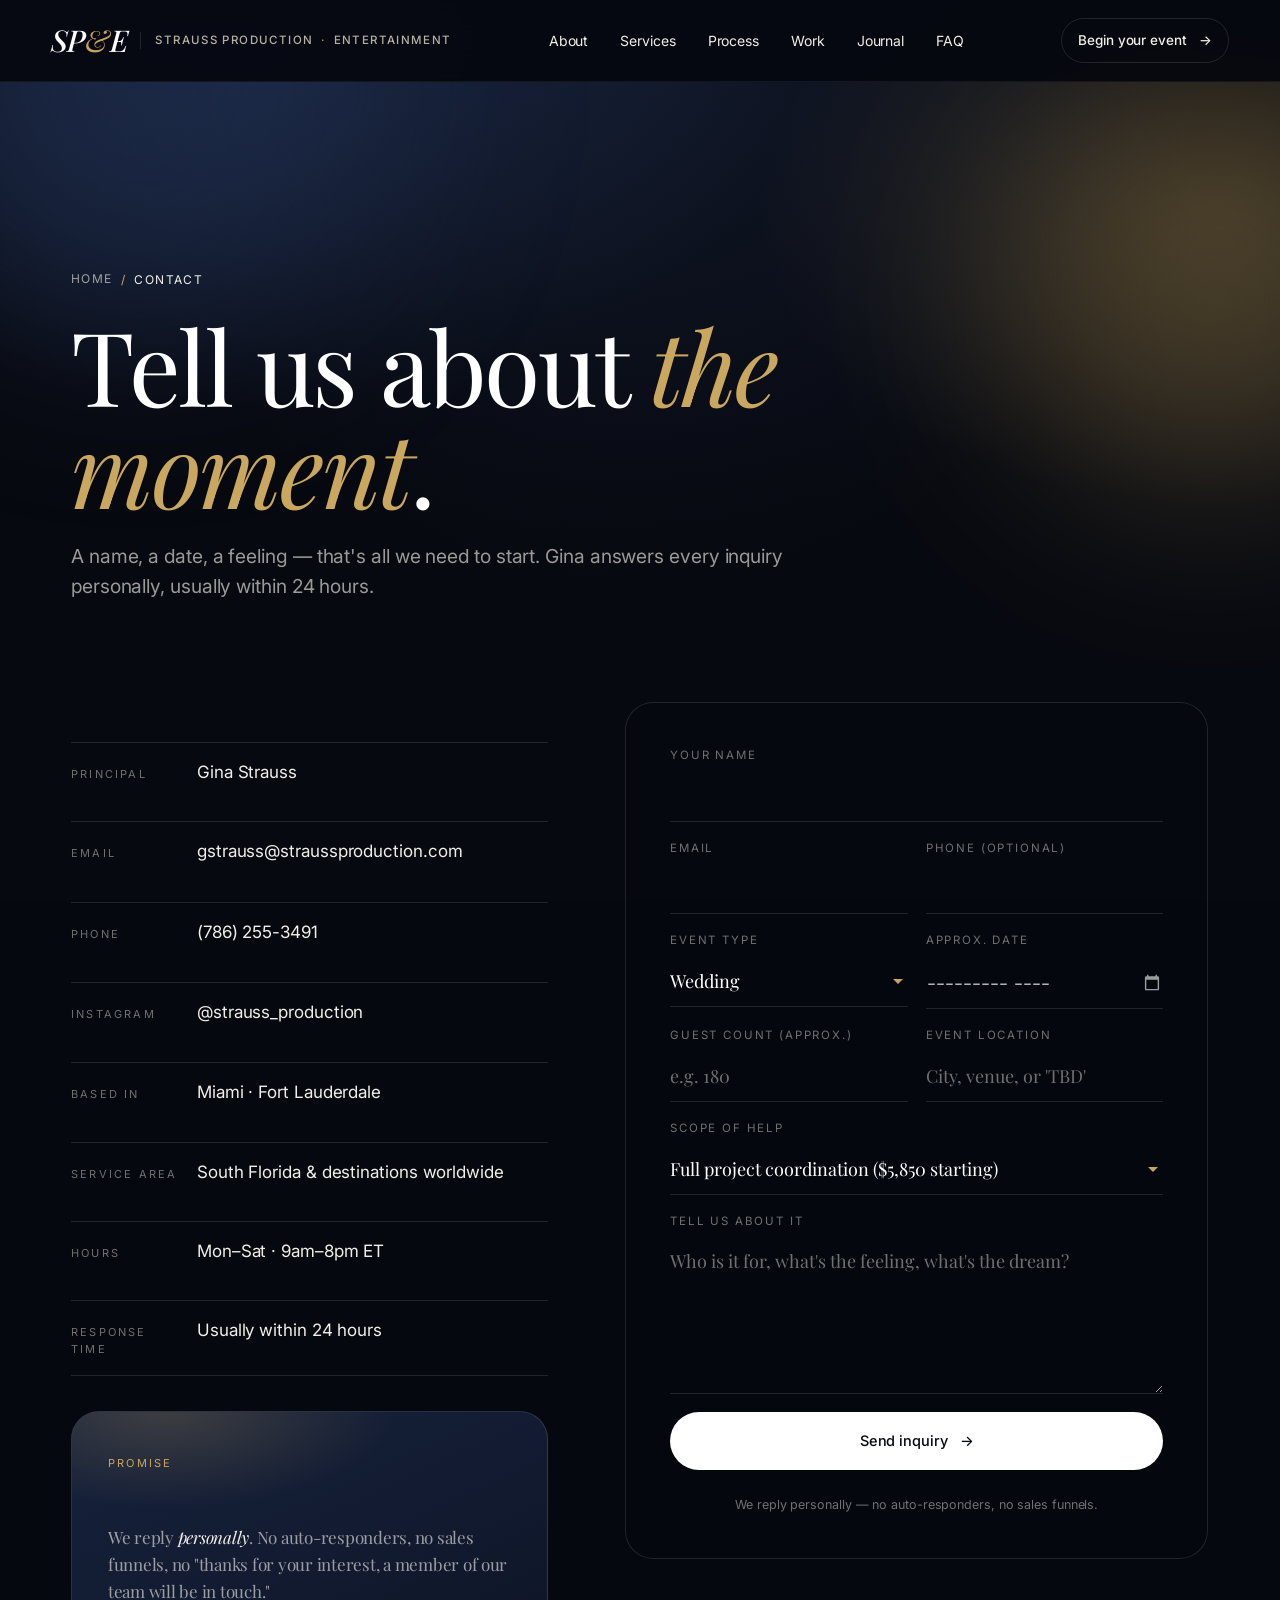
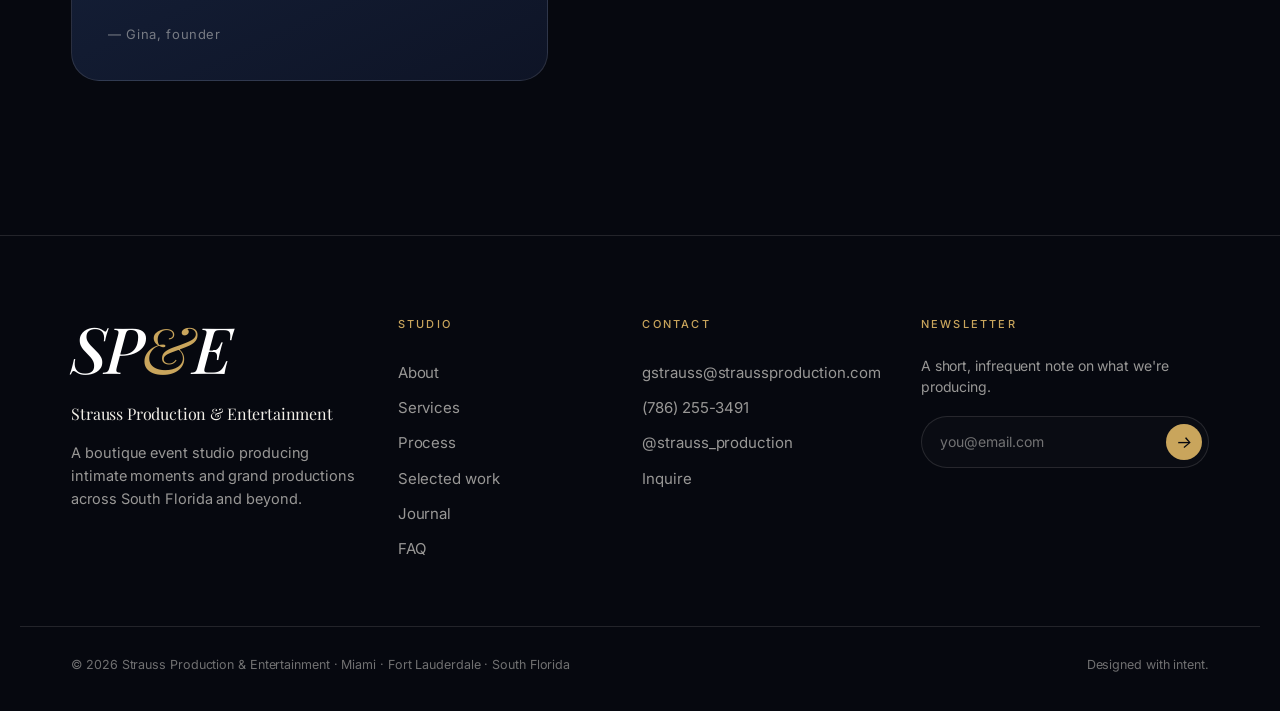
<file: contact.html>
<!doctype html>
<html lang="en">
<head>
<meta charset="utf-8" />
<meta name="viewport" content="width=device-width, initial-scale=1, viewport-fit=cover" />
<meta name="theme-color" content="#06080F" />
<title>Contact — SP&amp;E · Strauss Production &amp; Entertainment</title>
<meta name="description" content="Get in touch with SP&E. Gina Strauss answers every inquiry personally — call, email, DM, or send a brief." />

<link rel="preconnect" href="https://fonts.googleapis.com" />
<link rel="preconnect" href="https://fonts.gstatic.com" crossorigin />
<link href="https://fonts.googleapis.com/css2?family=Playfair+Display:ital,wght@0,400;0,500;0,600;0,700;0,800;0,900;1,400;1,500;1,600;1,700&family=Inter:wght@300;400;500;600;700&display=swap" rel="stylesheet" />
<link rel="stylesheet" href="styles.css?v=8" />
<link rel="icon" href="data:image/svg+xml,%3Csvg xmlns='http://www.w3.org/2000/svg' viewBox='0 0 32 32'%3E%3Crect width='32' height='32' rx='6' fill='%2306080F'/%3E%3Ctext x='50%25' y='62%25' text-anchor='middle' font-family='Georgia,serif' font-size='18' font-style='italic' fill='%23C9A55C'%3E%26amp;%3C/text%3E%3C/svg%3E" />
</head>
<body>
<div class="grain" aria-hidden="true"></div>

<header class="site-header" id="siteHeader">
  <a href="index.html" class="logo" aria-label="SP&amp;E home">
    <span class="logo-mark">SP<span class="logo-amp">&amp;</span>E</span>
    <span class="logo-name">Strauss Production <span class="logo-divider">·</span> Entertainment</span>
  </a>
  <nav class="site-nav" aria-label="Primary">
    <a href="about.html">About</a>
    <a href="services.html">Services</a>
    <a href="process.html">Process</a>
    <a href="work.html">Work</a>
    <a href="journal.html">Journal</a>
    <a href="faq.html">FAQ</a>
  </nav>
  <a class="btn btn-ghost btn-sm header-cta" href="contact.html"><span>Begin your event</span><i class="arrow">→</i></a>
  <button class="menu-toggle" aria-label="Menu" aria-expanded="false"><span></span><span></span></button>
</header>

<main>

<section class="page-hero">
  <div class="hero-bg" aria-hidden="true">
    <div class="hero-bg-blob hero-bg-blob-a"></div>
    <div class="hero-bg-blob hero-bg-blob-b"></div>
  </div>
  <div class="container">
    <nav class="breadcrumb reveal" data-reveal aria-label="Breadcrumb">
      <a href="index.html">Home</a>
      <span class="breadcrumb-sep">/</span>
      <span class="breadcrumb-current">Contact</span>
    </nav>
    <h1 class="page-title reveal" data-reveal data-delay="80">Tell us about <em>the moment</em>.</h1>
    <p class="page-lede reveal" data-reveal data-delay="160">
      A name, a date, a feeling — that's all we need to start. Gina answers
      every inquiry personally, usually within 24 hours.
    </p>
  </div>
</section>

<section class="section" style="padding-top: 0;">
  <div class="container">
    <div class="contact-page-grid">

      <aside class="contact-copy">
        <ul class="contact-meta reveal" data-reveal>
          <li>
            <span>Principal</span>
            <span>Gina Strauss</span>
          </li>
          <li>
            <span>Email</span>
            <a href="mailto:gstrauss@straussproduction.com">gstrauss@straussproduction.com</a>
          </li>
          <li>
            <span>Phone</span>
            <a href="tel:+17862553491">(786) 255-3491</a>
          </li>
          <li>
            <span>Instagram</span>
            <a href="https://instagram.com/strauss_production" target="_blank" rel="noopener">@strauss_production</a>
          </li>
          <li>
            <span>Based in</span>
            <span>Miami · Fort Lauderdale</span>
          </li>
          <li>
            <span>Service area</span>
            <span>South Florida &amp; destinations worldwide</span>
          </li>
          <li>
            <span>Hours</span>
            <span>Mon–Sat · 9am–8pm ET</span>
          </li>
          <li>
            <span>Response time</span>
            <span>Usually within 24 hours</span>
          </li>
        </ul>

        <div class="about-card reveal" data-reveal data-delay="160" style="position: static; margin-top: 36px;">
          <div class="about-card-inner">
            <span class="about-card-tag">Promise</span>
            <p>
              We reply <em>personally</em>. No auto-responders, no sales
              funnels, no "thanks for your interest, a member of our team
              will be in touch."
            </p>
            <div class="about-card-attr">— Gina, founder</div>
          </div>
        </div>
      </aside>

      <form class="contact-form reveal" data-reveal data-delay="80" novalidate>
        <div class="field">
          <label for="name">Your name</label>
          <input id="name" name="name" type="text" autocomplete="name" required />
        </div>
        <div class="field field-row">
          <div>
            <label for="email">Email</label>
            <input id="email" name="email" type="email" autocomplete="email" required />
          </div>
          <div>
            <label for="phone">Phone (optional)</label>
            <input id="phone" name="phone" type="tel" autocomplete="tel" />
          </div>
        </div>
        <div class="field field-row">
          <div>
            <label for="type">Event type</label>
            <select id="type" name="type">
              <option>Wedding</option>
              <option>Bar / Bat Mitzvah</option>
              <option>Birthday / Anniversary</option>
              <option>Corporate</option>
              <option>Concert / Production</option>
              <option>Something else</option>
            </select>
          </div>
          <div>
            <label for="date">Approx. date</label>
            <input id="date" name="date" type="month" />
          </div>
        </div>
        <div class="field field-row">
          <div>
            <label for="guests">Guest count (approx.)</label>
            <input id="guests" name="guests" type="number" min="1" placeholder="e.g. 180" />
          </div>
          <div>
            <label for="location">Event location</label>
            <input id="location" name="location" type="text" placeholder="City, venue, or 'TBD'" />
          </div>
        </div>
        <div class="field">
          <label for="scope">Scope of help</label>
          <select id="scope" name="scope">
            <option>Full project coordination ($5,850 starting)</option>
            <option>Day-of coordination only ($2,850 starting)</option>
            <option>Specific services only (art, media, vendor)</option>
            <option>Not sure yet — let's talk</option>
          </select>
        </div>
        <div class="field">
          <label for="message">Tell us about it</label>
          <textarea id="message" name="message" rows="5" placeholder="Who is it for, what's the feeling, what's the dream?"></textarea>
        </div>
        <button type="submit" class="btn btn-primary btn-block">
          <span>Send inquiry</span><i class="arrow">→</i>
        </button>
        <p class="form-note">We reply personally — no auto-responders, no sales funnels.</p>
      </form>
    </div>
  </div>
</section>

</main>

<footer class="site-footer">
  <div class="container footer-grid">
    <div class="footer-brand">
      <div class="logo logo-large"><span class="logo-mark">SP<span class="logo-amp">&amp;</span>E</span></div>
      <p class="footer-brand-name">Strauss Production &amp; Entertainment</p>
      <p>A boutique event studio producing intimate moments and grand productions across South Florida and beyond.</p>
    </div>
    <div class="footer-col">
      <h5>Studio</h5>
      <a href="about.html">About</a>
      <a href="services.html">Services</a>
      <a href="process.html">Process</a>
      <a href="work.html">Selected work</a>
      <a href="journal.html">Journal</a>
      <a href="faq.html">FAQ</a>
    </div>
    <div class="footer-col">
      <h5>Contact</h5>
      <a href="mailto:gstrauss@straussproduction.com">gstrauss@straussproduction.com</a>
      <a href="tel:+17862553491">(786) 255-3491</a>
      <a href="https://instagram.com/strauss_production" target="_blank" rel="noopener">@strauss_production</a>
      <a href="contact.html">Inquire</a>
    </div>
    <div class="footer-col footer-col-wide">
      <h5>Newsletter</h5>
      <p>A short, infrequent note on what we're producing.</p>
      <form class="footer-form" novalidate>
        <input type="email" placeholder="you@email.com" aria-label="Email" />
        <button type="submit" aria-label="Subscribe"><i class="arrow">→</i></button>
      </form>
    </div>
  </div>
  <div class="container footer-bottom">
    <span>© <span id="year"></span> Strauss Production &amp; Entertainment · Miami · Fort Lauderdale · South Florida</span>
    <span>Designed with intent.</span>
  </div>
</footer>

<script src="script.js"></script>
</body>
</html>
</file>
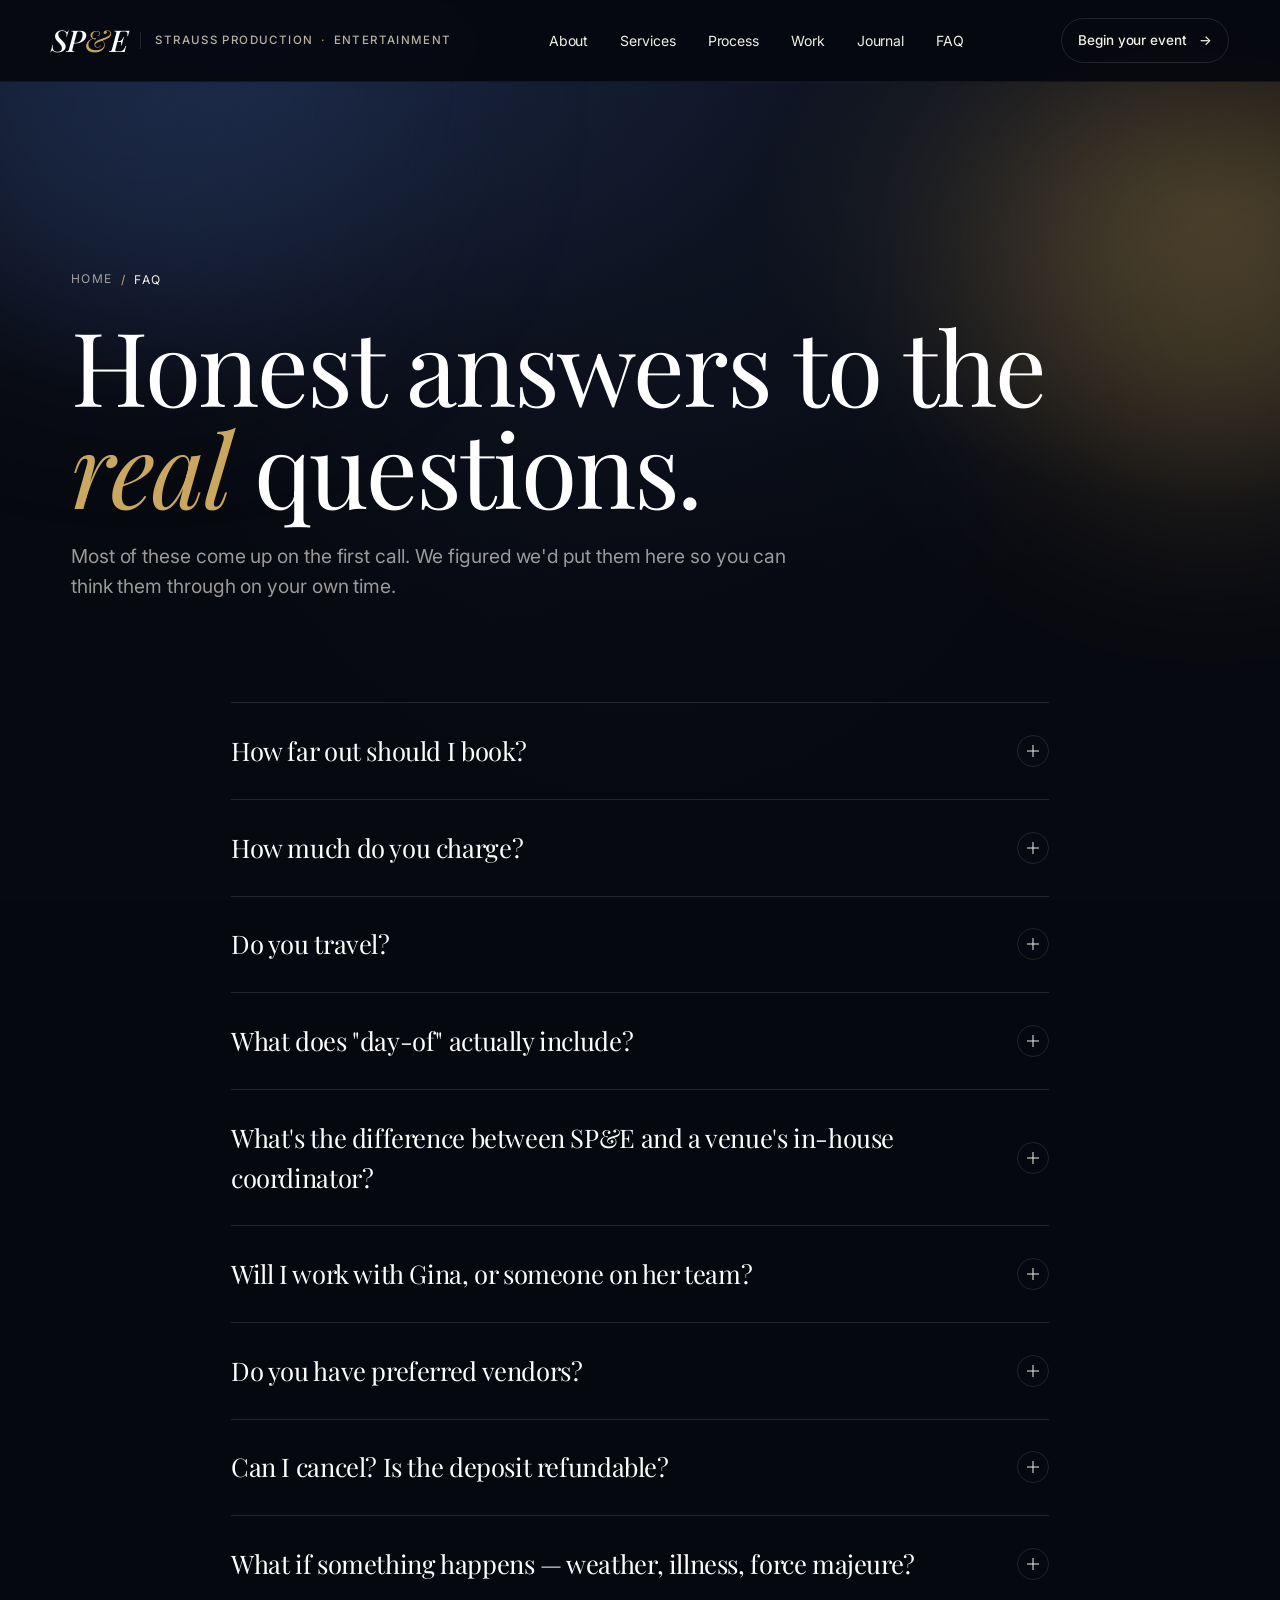
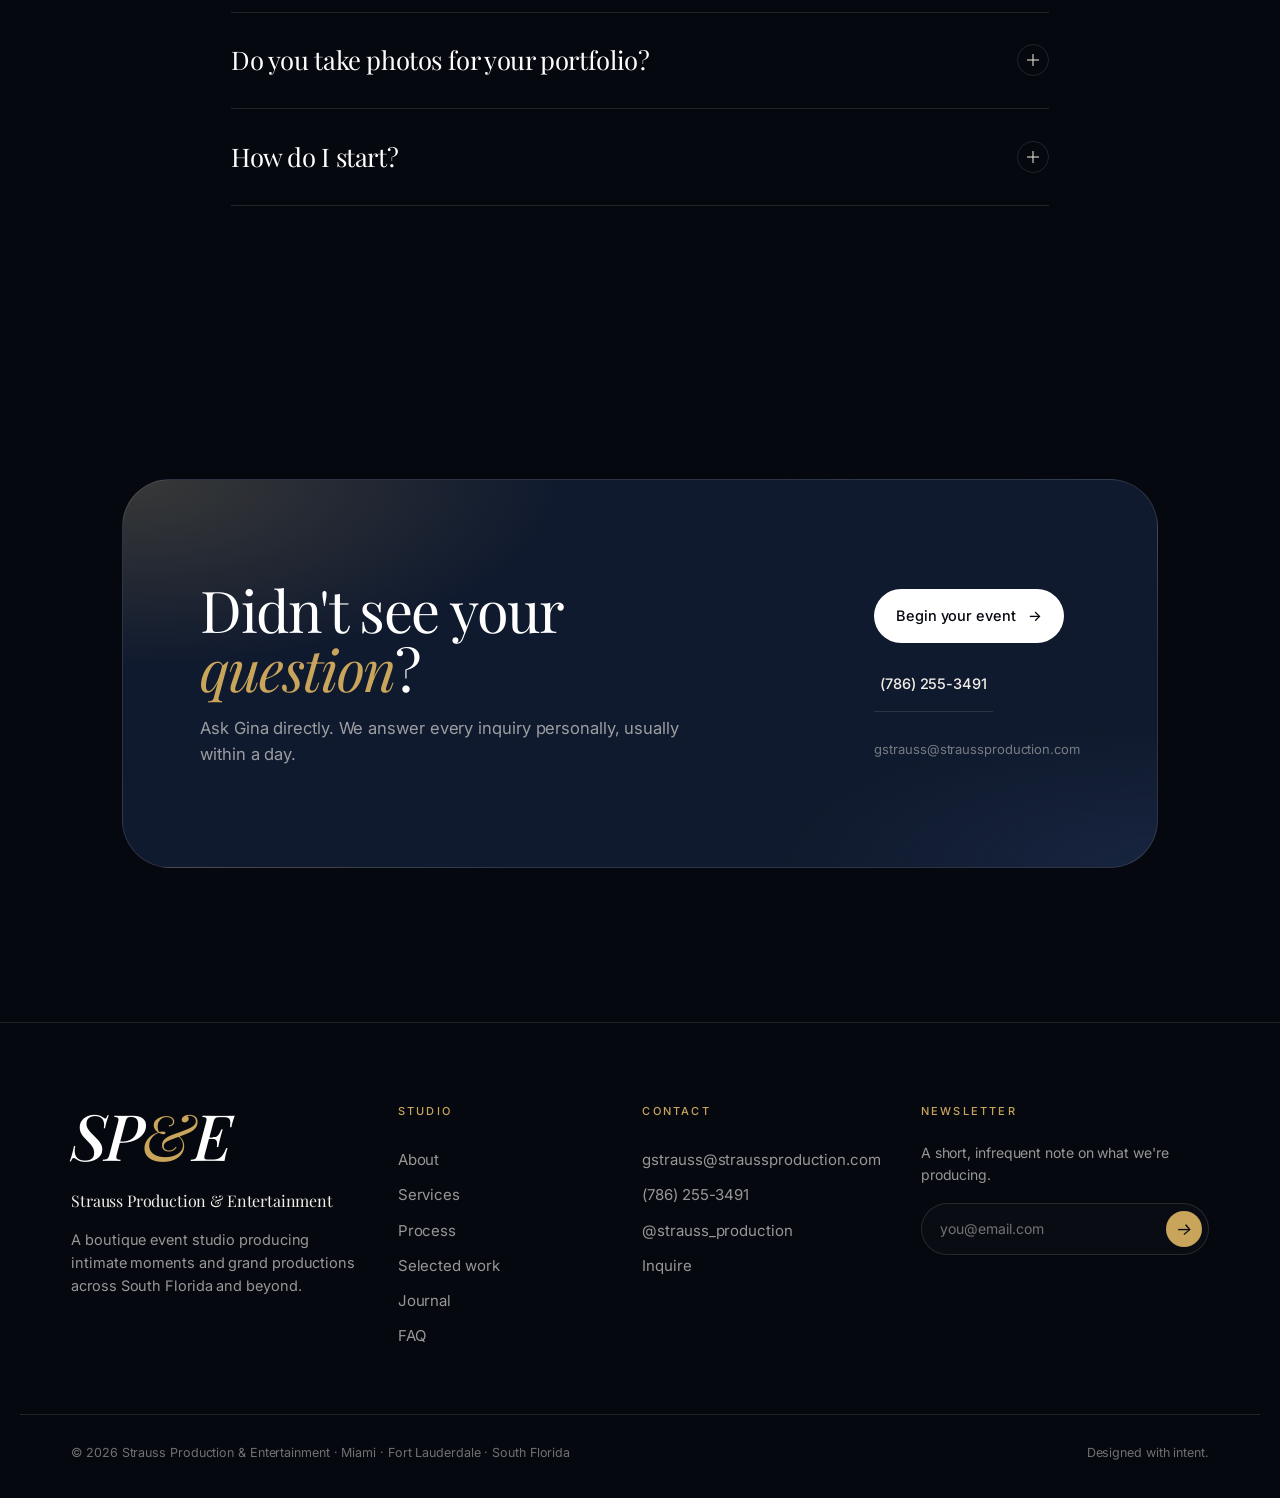
<file: faq.html>
<!doctype html>
<html lang="en">
<head>
<meta charset="utf-8" />
<meta name="viewport" content="width=device-width, initial-scale=1, viewport-fit=cover" />
<meta name="theme-color" content="#06080F" />
<title>FAQ — SP&amp;E · Strauss Production &amp; Entertainment</title>
<meta name="description" content="Common questions about working with SP&E — pricing, timeline, deposit, travel, vendors, and more." />

<link rel="preconnect" href="https://fonts.googleapis.com" />
<link rel="preconnect" href="https://fonts.gstatic.com" crossorigin />
<link href="https://fonts.googleapis.com/css2?family=Playfair+Display:ital,wght@0,400;0,500;0,600;0,700;0,800;0,900;1,400;1,500;1,600;1,700&family=Inter:wght@300;400;500;600;700&display=swap" rel="stylesheet" />
<link rel="stylesheet" href="styles.css?v=8" />
<link rel="icon" href="data:image/svg+xml,%3Csvg xmlns='http://www.w3.org/2000/svg' viewBox='0 0 32 32'%3E%3Crect width='32' height='32' rx='6' fill='%2306080F'/%3E%3Ctext x='50%25' y='62%25' text-anchor='middle' font-family='Georgia,serif' font-size='18' font-style='italic' fill='%23C9A55C'%3E%26amp;%3C/text%3E%3C/svg%3E" />
</head>
<body>
<div class="grain" aria-hidden="true"></div>

<header class="site-header" id="siteHeader">
  <a href="index.html" class="logo" aria-label="SP&amp;E home">
    <span class="logo-mark">SP<span class="logo-amp">&amp;</span>E</span>
    <span class="logo-name">Strauss Production <span class="logo-divider">·</span> Entertainment</span>
  </a>
  <nav class="site-nav" aria-label="Primary">
    <a href="about.html">About</a>
    <a href="services.html">Services</a>
    <a href="process.html">Process</a>
    <a href="work.html">Work</a>
    <a href="journal.html">Journal</a>
    <a href="faq.html">FAQ</a>
  </nav>
  <a class="btn btn-ghost btn-sm header-cta" href="contact.html"><span>Begin your event</span><i class="arrow">→</i></a>
  <button class="menu-toggle" aria-label="Menu" aria-expanded="false"><span></span><span></span></button>
</header>

<main>

<section class="page-hero">
  <div class="hero-bg" aria-hidden="true">
    <div class="hero-bg-blob hero-bg-blob-a"></div>
    <div class="hero-bg-blob hero-bg-blob-b"></div>
  </div>
  <div class="container">
    <nav class="breadcrumb reveal" data-reveal aria-label="Breadcrumb">
      <a href="index.html">Home</a>
      <span class="breadcrumb-sep">/</span>
      <span class="breadcrumb-current">FAQ</span>
    </nav>
    <h1 class="page-title reveal" data-reveal data-delay="80">Honest answers to the <em>real</em> questions.</h1>
    <p class="page-lede reveal" data-reveal data-delay="160">
      Most of these come up on the first call. We figured we'd put them here
      so you can think them through on your own time.
    </p>
  </div>
</section>

<section class="section" style="padding-top: 0;">
  <div class="container" style="max-width: 920px;">
    <div class="faq-list">

      <details class="faq-item reveal" data-reveal>
        <summary>How far out should I book?<span class="faq-icon"></span></summary>
        <div class="faq-body">
          <p>For weddings and Bar/Bat Mitzvahs in South Florida, ideally 12–18 months out — the best venues, photographers, and bands book that far ahead. We've turned around quality events in 7 weeks; we've also been booked three years in advance. The earlier you call, the more options you have.</p>
        </div>
      </details>

      <details class="faq-item reveal" data-reveal>
        <summary>How much do you charge?<span class="faq-icon"></span></summary>
        <div class="faq-body">
          <p>Coordination is <strong style="color: var(--white);">$2,850 day-of</strong> or <strong style="color: var(--white);">$5,850 full project</strong> for local events up to 250 guests at a single location. A $500 non-refundable deposit secures your date.</p>
          <p>Art design, media production, and vendor/printing costs are separate — they depend on what you actually need. We don't mark up vendor invoices; you pay vendors directly.</p>
          <p>Destination events, larger guest counts, and multi-day productions are quoted bespoke.</p>
        </div>
      </details>

      <details class="faq-item reveal" data-reveal>
        <summary>Do you travel?<span class="faq-icon"></span></summary>
        <div class="faq-body">
          <p>Yes. We're based in Miami and Fort Lauderdale but produce events anywhere our clients ask us to go. Travel and lodging are billed at cost.</p>
        </div>
      </details>

      <details class="faq-item reveal" data-reveal>
        <summary>What does "day-of" actually include?<span class="faq-icon"></span></summary>
        <div class="faq-body">
          <p>A full pre-event walkthrough with you, vendor sync calls in the weeks leading up, a minute-by-minute itinerary distributed to every vendor, and on-site direction from set-up through breakdown. It's day-of in name, weeks-of in practice.</p>
        </div>
      </details>

      <details class="faq-item reveal" data-reveal>
        <summary>What's the difference between SP&amp;E and a venue's in-house coordinator?<span class="faq-icon"></span></summary>
        <div class="faq-body">
          <p>The venue's coordinator works for the venue — they run the room. We work for you — we run the event. We manage every vendor, not just the food and the chairs. Most of our clients have both.</p>
        </div>
      </details>

      <details class="faq-item reveal" data-reveal>
        <summary>Will I work with Gina, or someone on her team?<span class="faq-icon"></span></summary>
        <div class="faq-body">
          <p>Gina is the principal on every event. You'll meet her on day one, and she's the one walking the floor on event night. For larger productions, support staff and vendors join — but the principal contact is always her.</p>
        </div>
      </details>

      <details class="faq-item reveal" data-reveal>
        <summary>Do you have preferred vendors?<span class="faq-icon"></span></summary>
        <div class="faq-body">
          <p>We have a deep network in South Florida — caterers, florists, DJs, photographers, videographers, lighting, AV, transportation. We don't take kickbacks, so the recommendation is always based on fit, not commission. You can also bring your own — we'll integrate them.</p>
        </div>
      </details>

      <details class="faq-item reveal" data-reveal>
        <summary>Can I cancel? Is the deposit refundable?<span class="faq-icon"></span></summary>
        <div class="faq-body">
          <p>The agreement can be terminated by written notice at any time. The $500 deposit and any subsequent payments are non-refundable, but they can be applied to a future event within one year of the original event date under a new agreement.</p>
        </div>
      </details>

      <details class="faq-item reveal" data-reveal>
        <summary>What if something happens — weather, illness, force majeure?<span class="faq-icon"></span></summary>
        <div class="faq-body">
          <p>Our agreement contains standard force-majeure language that protects both sides for events beyond either party's control — acts of God, pandemic, natural disaster, labor disputes, government activities, utility interruption, or vendor non-attendance. If something happens, we work through it together.</p>
        </div>
      </details>

      <details class="faq-item reveal" data-reveal>
        <summary>Do you take photos for your portfolio?<span class="faq-icon"></span></summary>
        <div class="faq-body">
          <p>Only with explicit consent — checked off in the agreement. Many of our best events are not publicly shared, and we respect that completely.</p>
        </div>
      </details>

      <details class="faq-item reveal" data-reveal>
        <summary>How do I start?<span class="faq-icon"></span></summary>
        <div class="faq-body">
          <p>The fastest way is the <a href="contact.html" style="color: var(--champagne); border-bottom: 1px solid var(--champagne);">inquiry form</a>, but feel free to call directly at <a href="tel:+17862553491" style="color: var(--champagne); border-bottom: 1px solid var(--champagne);">(786) 255-3491</a> or email <a href="mailto:gstrauss@straussproduction.com" style="color: var(--champagne); border-bottom: 1px solid var(--champagne);">gstrauss@straussproduction.com</a>. We answer every inquiry personally, usually within 24 hours.</p>
        </div>
      </details>

    </div>
  </div>
</section>

<section class="section" style="padding-top: 0;">
  <div class="container">
    <div class="cta-band">
      <div>
        <h2>Didn't see your <em>question</em>?</h2>
        <p>Ask Gina directly. We answer every inquiry personally, usually within a day.</p>
      </div>
      <div class="cta-band-actions">
        <a class="btn btn-primary" href="contact.html"><span>Begin your event</span><i class="arrow">→</i></a>
        <a class="btn btn-link" href="tel:+17862553491"><span>(786) 255-3491</span></a>
        <div class="cta-band-meta">gstrauss@straussproduction.com</div>
      </div>
    </div>
  </div>
</section>

</main>

<footer class="site-footer">
  <div class="container footer-grid">
    <div class="footer-brand">
      <div class="logo logo-large"><span class="logo-mark">SP<span class="logo-amp">&amp;</span>E</span></div>
      <p class="footer-brand-name">Strauss Production &amp; Entertainment</p>
      <p>A boutique event studio producing intimate moments and grand productions across South Florida and beyond.</p>
    </div>
    <div class="footer-col">
      <h5>Studio</h5>
      <a href="about.html">About</a>
      <a href="services.html">Services</a>
      <a href="process.html">Process</a>
      <a href="work.html">Selected work</a>
      <a href="journal.html">Journal</a>
      <a href="faq.html">FAQ</a>
    </div>
    <div class="footer-col">
      <h5>Contact</h5>
      <a href="mailto:gstrauss@straussproduction.com">gstrauss@straussproduction.com</a>
      <a href="tel:+17862553491">(786) 255-3491</a>
      <a href="https://instagram.com/strauss_production" target="_blank" rel="noopener">@strauss_production</a>
      <a href="contact.html">Inquire</a>
    </div>
    <div class="footer-col footer-col-wide">
      <h5>Newsletter</h5>
      <p>A short, infrequent note on what we're producing.</p>
      <form class="footer-form" novalidate>
        <input type="email" placeholder="you@email.com" aria-label="Email" />
        <button type="submit" aria-label="Subscribe"><i class="arrow">→</i></button>
      </form>
    </div>
  </div>
  <div class="container footer-bottom">
    <span>© <span id="year"></span> Strauss Production &amp; Entertainment · Miami · Fort Lauderdale · South Florida</span>
    <span>Designed with intent.</span>
  </div>
</footer>

<script src="script.js"></script>
</body>
</html>
</file>
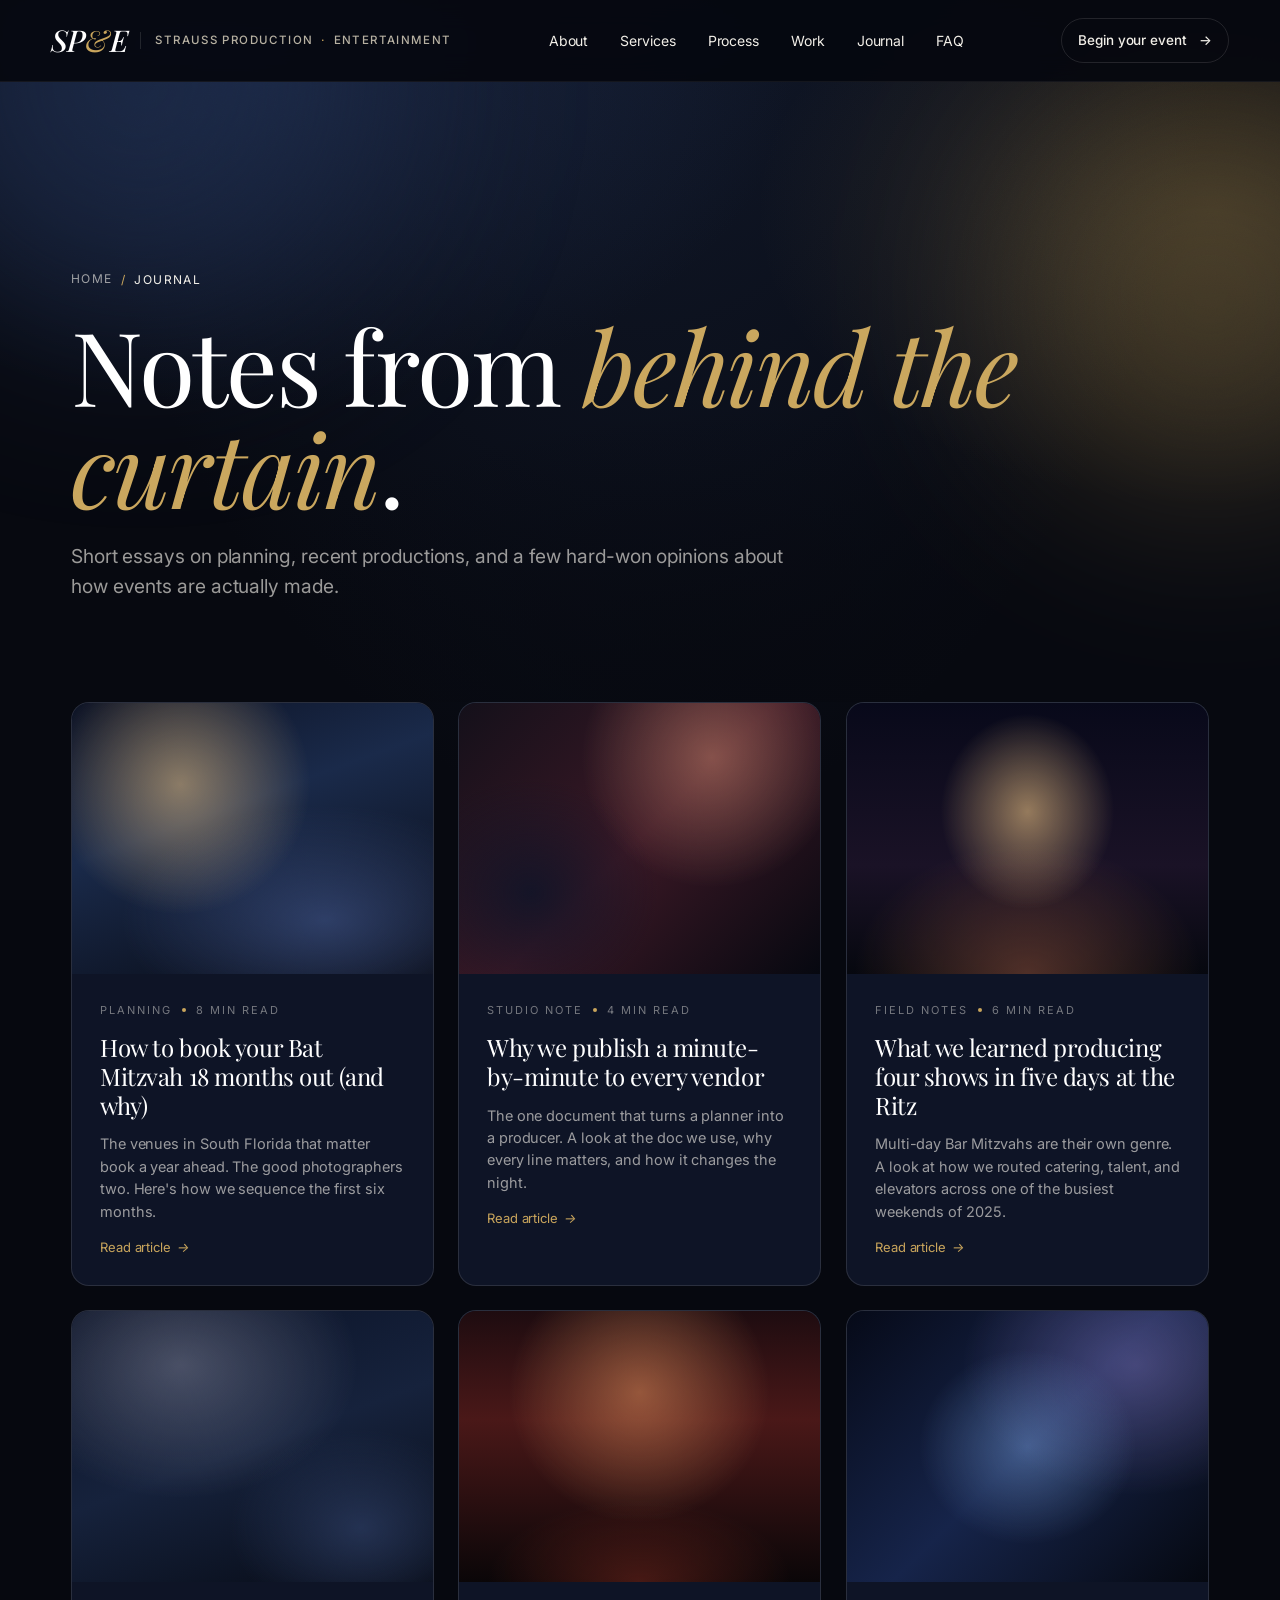
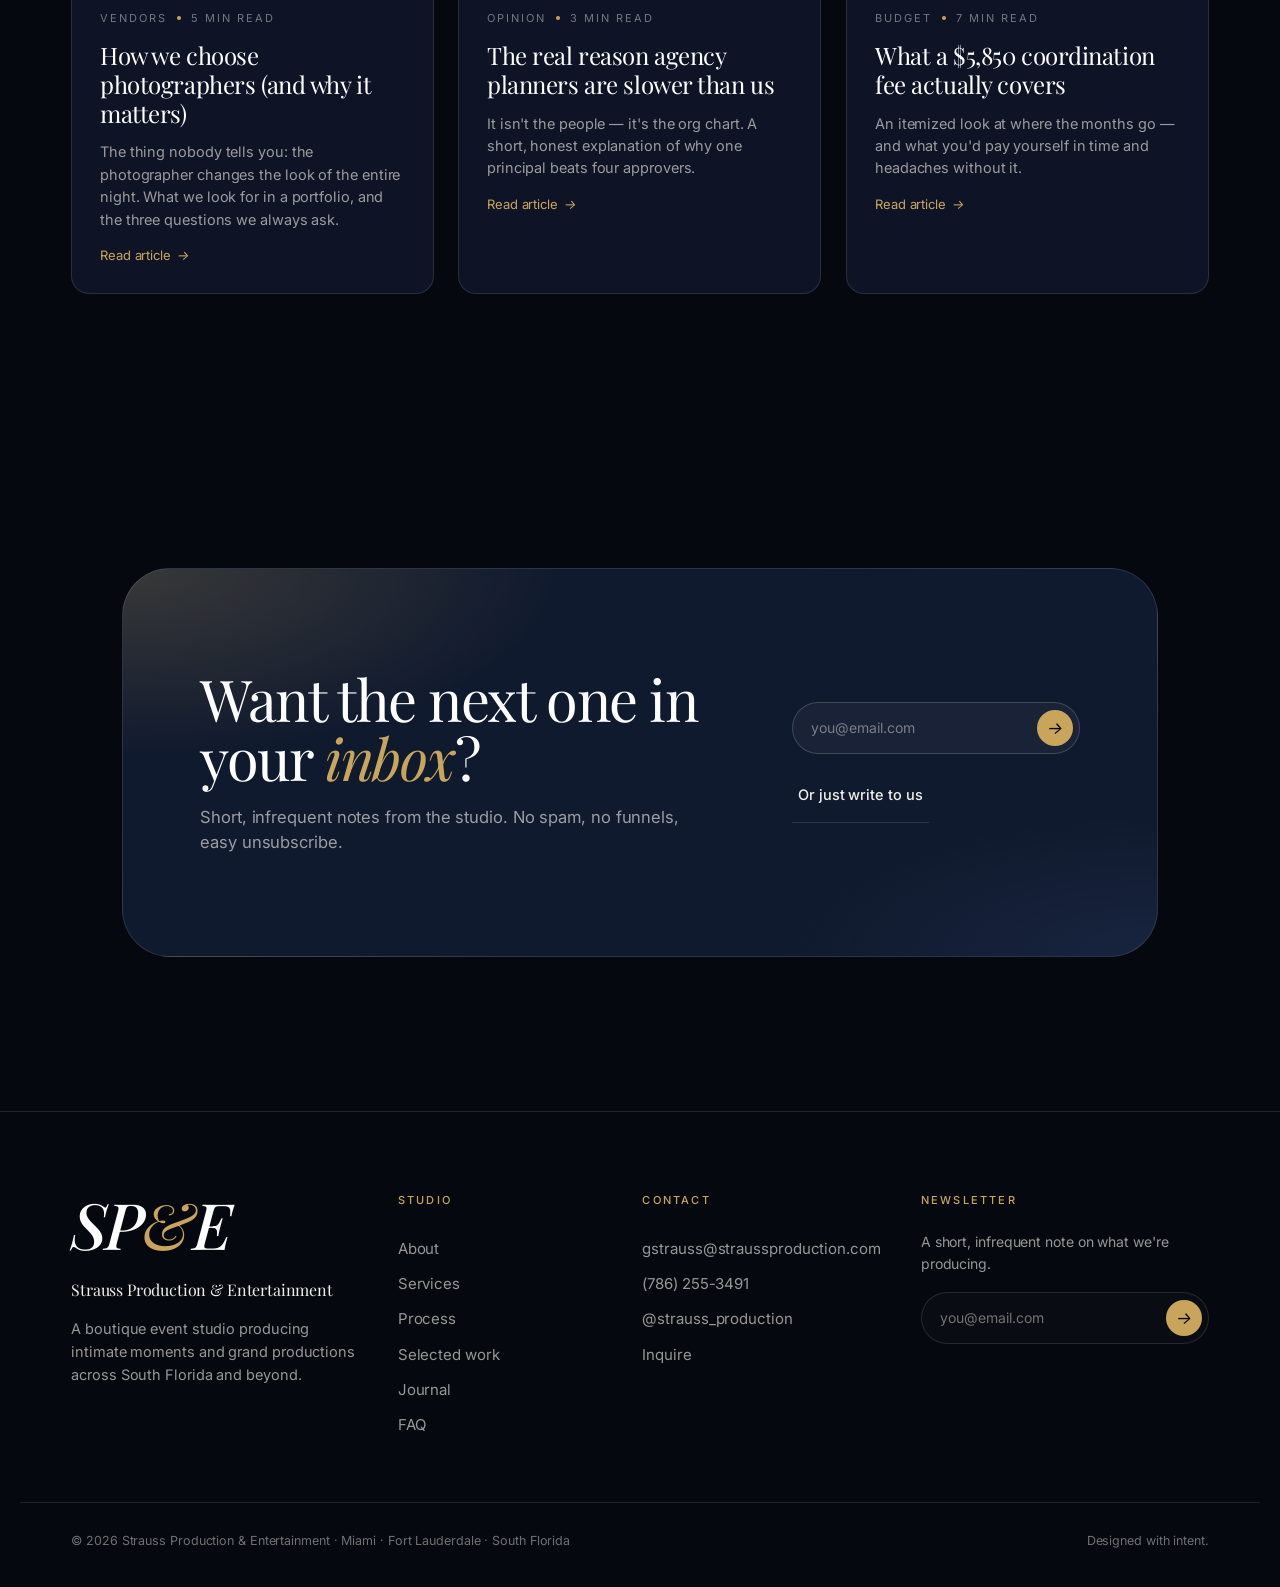
<file: journal.html>
<!doctype html>
<html lang="en">
<head>
<meta charset="utf-8" />
<meta name="viewport" content="width=device-width, initial-scale=1, viewport-fit=cover" />
<meta name="theme-color" content="#06080F" />
<title>Journal — SP&amp;E · Strauss Production &amp; Entertainment</title>
<meta name="description" content="Notes from the SP&E studio — recent productions, planning playbooks, and a long view from behind the scenes." />

<link rel="preconnect" href="https://fonts.googleapis.com" />
<link rel="preconnect" href="https://fonts.gstatic.com" crossorigin />
<link href="https://fonts.googleapis.com/css2?family=Playfair+Display:ital,wght@0,400;0,500;0,600;0,700;0,800;0,900;1,400;1,500;1,600;1,700&family=Inter:wght@300;400;500;600;700&display=swap" rel="stylesheet" />
<link rel="stylesheet" href="styles.css?v=8" />
<link rel="icon" href="data:image/svg+xml,%3Csvg xmlns='http://www.w3.org/2000/svg' viewBox='0 0 32 32'%3E%3Crect width='32' height='32' rx='6' fill='%2306080F'/%3E%3Ctext x='50%25' y='62%25' text-anchor='middle' font-family='Georgia,serif' font-size='18' font-style='italic' fill='%23C9A55C'%3E%26amp;%3C/text%3E%3C/svg%3E" />
</head>
<body>
<div class="grain" aria-hidden="true"></div>

<header class="site-header" id="siteHeader">
  <a href="index.html" class="logo" aria-label="SP&amp;E home">
    <span class="logo-mark">SP<span class="logo-amp">&amp;</span>E</span>
    <span class="logo-name">Strauss Production <span class="logo-divider">·</span> Entertainment</span>
  </a>
  <nav class="site-nav" aria-label="Primary">
    <a href="about.html">About</a>
    <a href="services.html">Services</a>
    <a href="process.html">Process</a>
    <a href="work.html">Work</a>
    <a href="journal.html">Journal</a>
    <a href="faq.html">FAQ</a>
  </nav>
  <a class="btn btn-ghost btn-sm header-cta" href="contact.html"><span>Begin your event</span><i class="arrow">→</i></a>
  <button class="menu-toggle" aria-label="Menu" aria-expanded="false"><span></span><span></span></button>
</header>

<main>

<section class="page-hero">
  <div class="hero-bg" aria-hidden="true">
    <div class="hero-bg-blob hero-bg-blob-a"></div>
    <div class="hero-bg-blob hero-bg-blob-b"></div>
  </div>
  <div class="container">
    <nav class="breadcrumb reveal" data-reveal aria-label="Breadcrumb">
      <a href="index.html">Home</a>
      <span class="breadcrumb-sep">/</span>
      <span class="breadcrumb-current">Journal</span>
    </nav>
    <h1 class="page-title reveal" data-reveal data-delay="80">Notes from <em>behind the curtain</em>.</h1>
    <p class="page-lede reveal" data-reveal data-delay="160">
      Short essays on planning, recent productions, and a few hard-won
      opinions about how events are actually made.
    </p>
  </div>
</section>

<section class="section" style="padding-top: 0;">
  <div class="container">
    <div class="journal-grid">
      <article class="journal-card reveal" data-reveal>
        <div class="journal-img" style="background: radial-gradient(60% 80% at 30% 30%, rgba(255,210,140,0.5), transparent 60%), radial-gradient(80% 60% at 70% 80%, rgba(60,80,130,0.7), transparent 70%), linear-gradient(160deg, #0c1224 0%, #1a2a4a 40%, #060810 100%);"></div>
        <div class="journal-body">
          <div class="journal-meta">
            <span>Planning</span><span class="dot"></span><span>8 min read</span>
          </div>
          <h3>How to book your Bat Mitzvah 18 months out (and why)</h3>
          <p>The venues in South Florida that matter book a year ahead. The good photographers two. Here's how we sequence the first six months.</p>
          <a class="journal-read" href="#">Read article <i class="arrow">→</i></a>
        </div>
      </article>

      <article class="journal-card reveal" data-reveal data-delay="80">
        <div class="journal-img" style="background: radial-gradient(60% 80% at 70% 20%, rgba(196,128,106,0.55), transparent 60%), radial-gradient(50% 60% at 20% 70%, rgba(15,20,40,0.85), transparent 70%), linear-gradient(135deg, #14101a 0%, #3a1825 50%, #060810 100%);"></div>
        <div class="journal-body">
          <div class="journal-meta">
            <span>Studio note</span><span class="dot"></span><span>4 min read</span>
          </div>
          <h3>Why we publish a minute-by-minute to every vendor</h3>
          <p>The one document that turns a planner into a producer. A look at the doc we use, why every line matters, and how it changes the night.</p>
          <a class="journal-read" href="#">Read article <i class="arrow">→</i></a>
        </div>
      </article>

      <article class="journal-card reveal" data-reveal data-delay="160">
        <div class="journal-img" style="background: radial-gradient(40% 60% at 50% 40%, rgba(255,210,140,0.55), transparent 60%), radial-gradient(80% 80% at 50% 100%, rgba(140,80,60,0.55), transparent 60%), linear-gradient(180deg, #08091a 0%, #1a1226 60%, #06080f 100%);"></div>
        <div class="journal-body">
          <div class="journal-meta">
            <span>Field notes</span><span class="dot"></span><span>6 min read</span>
          </div>
          <h3>What we learned producing four shows in five days at the Ritz</h3>
          <p>Multi-day Bar Mitzvahs are their own genre. A look at how we routed catering, talent, and elevators across one of the busiest weekends of 2025.</p>
          <a class="journal-read" href="#">Read article <i class="arrow">→</i></a>
        </div>
      </article>

      <article class="journal-card reveal" data-reveal>
        <div class="journal-img" style="background: radial-gradient(70% 70% at 30% 20%, rgba(180,180,200,0.35), transparent 70%), radial-gradient(60% 60% at 80% 80%, rgba(40,55,90,0.85), transparent 60%), linear-gradient(160deg, #0a1226 0%, #16223c 50%, #060a14 100%);"></div>
        <div class="journal-body">
          <div class="journal-meta">
            <span>Vendors</span><span class="dot"></span><span>5 min read</span>
          </div>
          <h3>How we choose photographers (and why it matters)</h3>
          <p>The thing nobody tells you: the photographer changes the look of the entire night. What we look for in a portfolio, and the three questions we always ask.</p>
          <a class="journal-read" href="#">Read article <i class="arrow">→</i></a>
        </div>
      </article>

      <article class="journal-card reveal" data-reveal data-delay="80">
        <div class="journal-img" style="background: radial-gradient(60% 80% at 50% 30%, rgba(220,140,90,0.55), transparent 60%), radial-gradient(70% 50% at 50% 100%, rgba(120,40,30,0.55), transparent 60%), linear-gradient(180deg, #1e0c10 0%, #4a1818 40%, #0a0608 100%);"></div>
        <div class="journal-body">
          <div class="journal-meta">
            <span>Opinion</span><span class="dot"></span><span>3 min read</span>
          </div>
          <h3>The real reason agency planners are slower than us</h3>
          <p>It isn't the people — it's the org chart. A short, honest explanation of why one principal beats four approvers.</p>
          <a class="journal-read" href="#">Read article <i class="arrow">→</i></a>
        </div>
      </article>

      <article class="journal-card reveal" data-reveal data-delay="160">
        <div class="journal-img" style="background: radial-gradient(50% 60% at 50% 50%, rgba(120,160,220,0.45), transparent 60%), radial-gradient(80% 80% at 80% 20%, rgba(160,140,220,0.35), transparent 60%), linear-gradient(135deg, #060a18 0%, #16244a 50%, #050810 100%);"></div>
        <div class="journal-body">
          <div class="journal-meta">
            <span>Budget</span><span class="dot"></span><span>7 min read</span>
          </div>
          <h3>What a $5,850 coordination fee actually covers</h3>
          <p>An itemized look at where the months go — and what you'd pay yourself in time and headaches without it.</p>
          <a class="journal-read" href="#">Read article <i class="arrow">→</i></a>
        </div>
      </article>
    </div>
  </div>
</section>

<section class="section" style="padding-top: 0;">
  <div class="container">
    <div class="cta-band">
      <div>
        <h2>Want the next one in your <em>inbox</em>?</h2>
        <p>Short, infrequent notes from the studio. No spam, no funnels, easy unsubscribe.</p>
      </div>
      <div class="cta-band-actions">
        <form class="footer-form" novalidate style="background: rgba(255,255,255,0.04); border-color: rgba(242,239,232,0.18);">
          <input type="email" placeholder="you@email.com" aria-label="Email" />
          <button type="submit" aria-label="Subscribe"><i class="arrow">→</i></button>
        </form>
        <a class="btn btn-link" href="contact.html"><span>Or just write to us</span></a>
      </div>
    </div>
  </div>
</section>

</main>

<footer class="site-footer">
  <div class="container footer-grid">
    <div class="footer-brand">
      <div class="logo logo-large"><span class="logo-mark">SP<span class="logo-amp">&amp;</span>E</span></div>
      <p class="footer-brand-name">Strauss Production &amp; Entertainment</p>
      <p>A boutique event studio producing intimate moments and grand productions across South Florida and beyond.</p>
    </div>
    <div class="footer-col">
      <h5>Studio</h5>
      <a href="about.html">About</a>
      <a href="services.html">Services</a>
      <a href="process.html">Process</a>
      <a href="work.html">Selected work</a>
      <a href="journal.html">Journal</a>
      <a href="faq.html">FAQ</a>
    </div>
    <div class="footer-col">
      <h5>Contact</h5>
      <a href="mailto:gstrauss@straussproduction.com">gstrauss@straussproduction.com</a>
      <a href="tel:+17862553491">(786) 255-3491</a>
      <a href="https://instagram.com/strauss_production" target="_blank" rel="noopener">@strauss_production</a>
      <a href="contact.html">Inquire</a>
    </div>
    <div class="footer-col footer-col-wide">
      <h5>Newsletter</h5>
      <p>A short, infrequent note on what we're producing.</p>
      <form class="footer-form" novalidate>
        <input type="email" placeholder="you@email.com" aria-label="Email" />
        <button type="submit" aria-label="Subscribe"><i class="arrow">→</i></button>
      </form>
    </div>
  </div>
  <div class="container footer-bottom">
    <span>© <span id="year"></span> Strauss Production &amp; Entertainment · Miami · Fort Lauderdale · South Florida</span>
    <span>Designed with intent.</span>
  </div>
</footer>

<script src="script.js"></script>
</body>
</html>
</file>
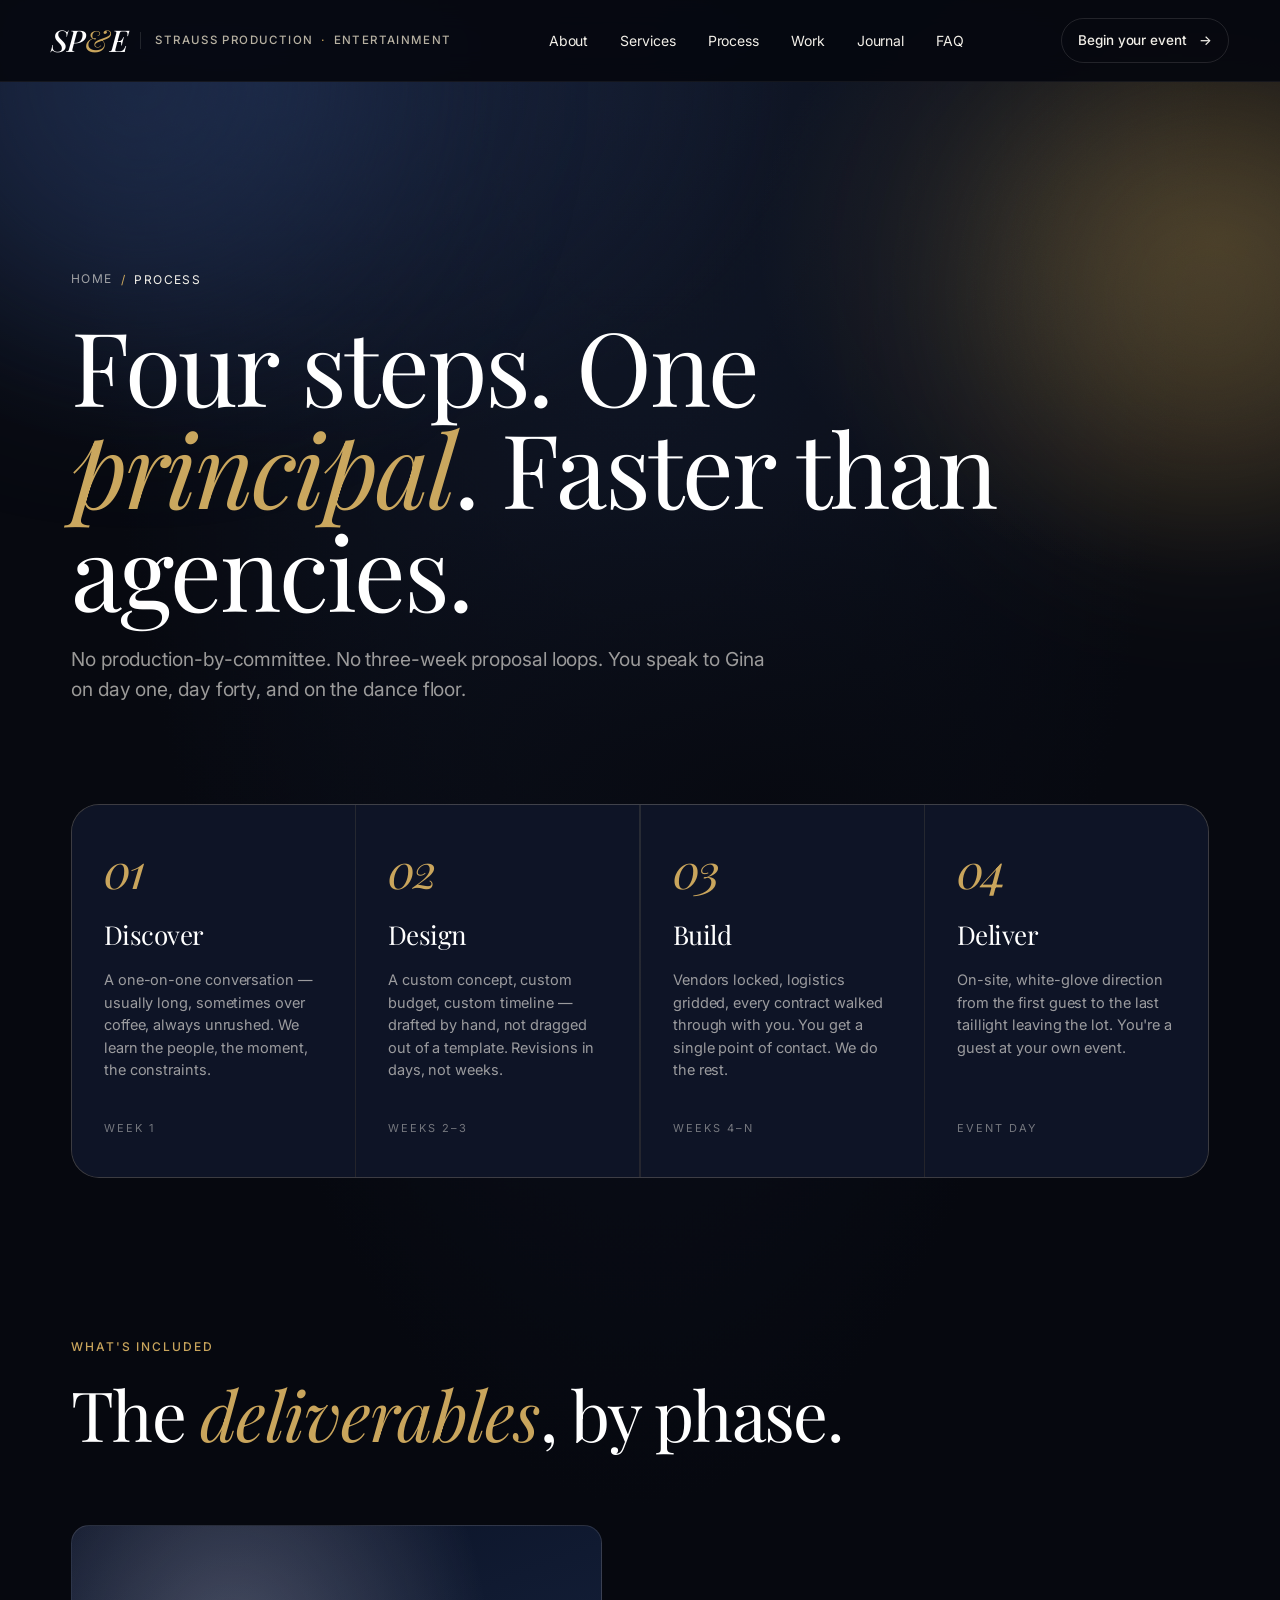
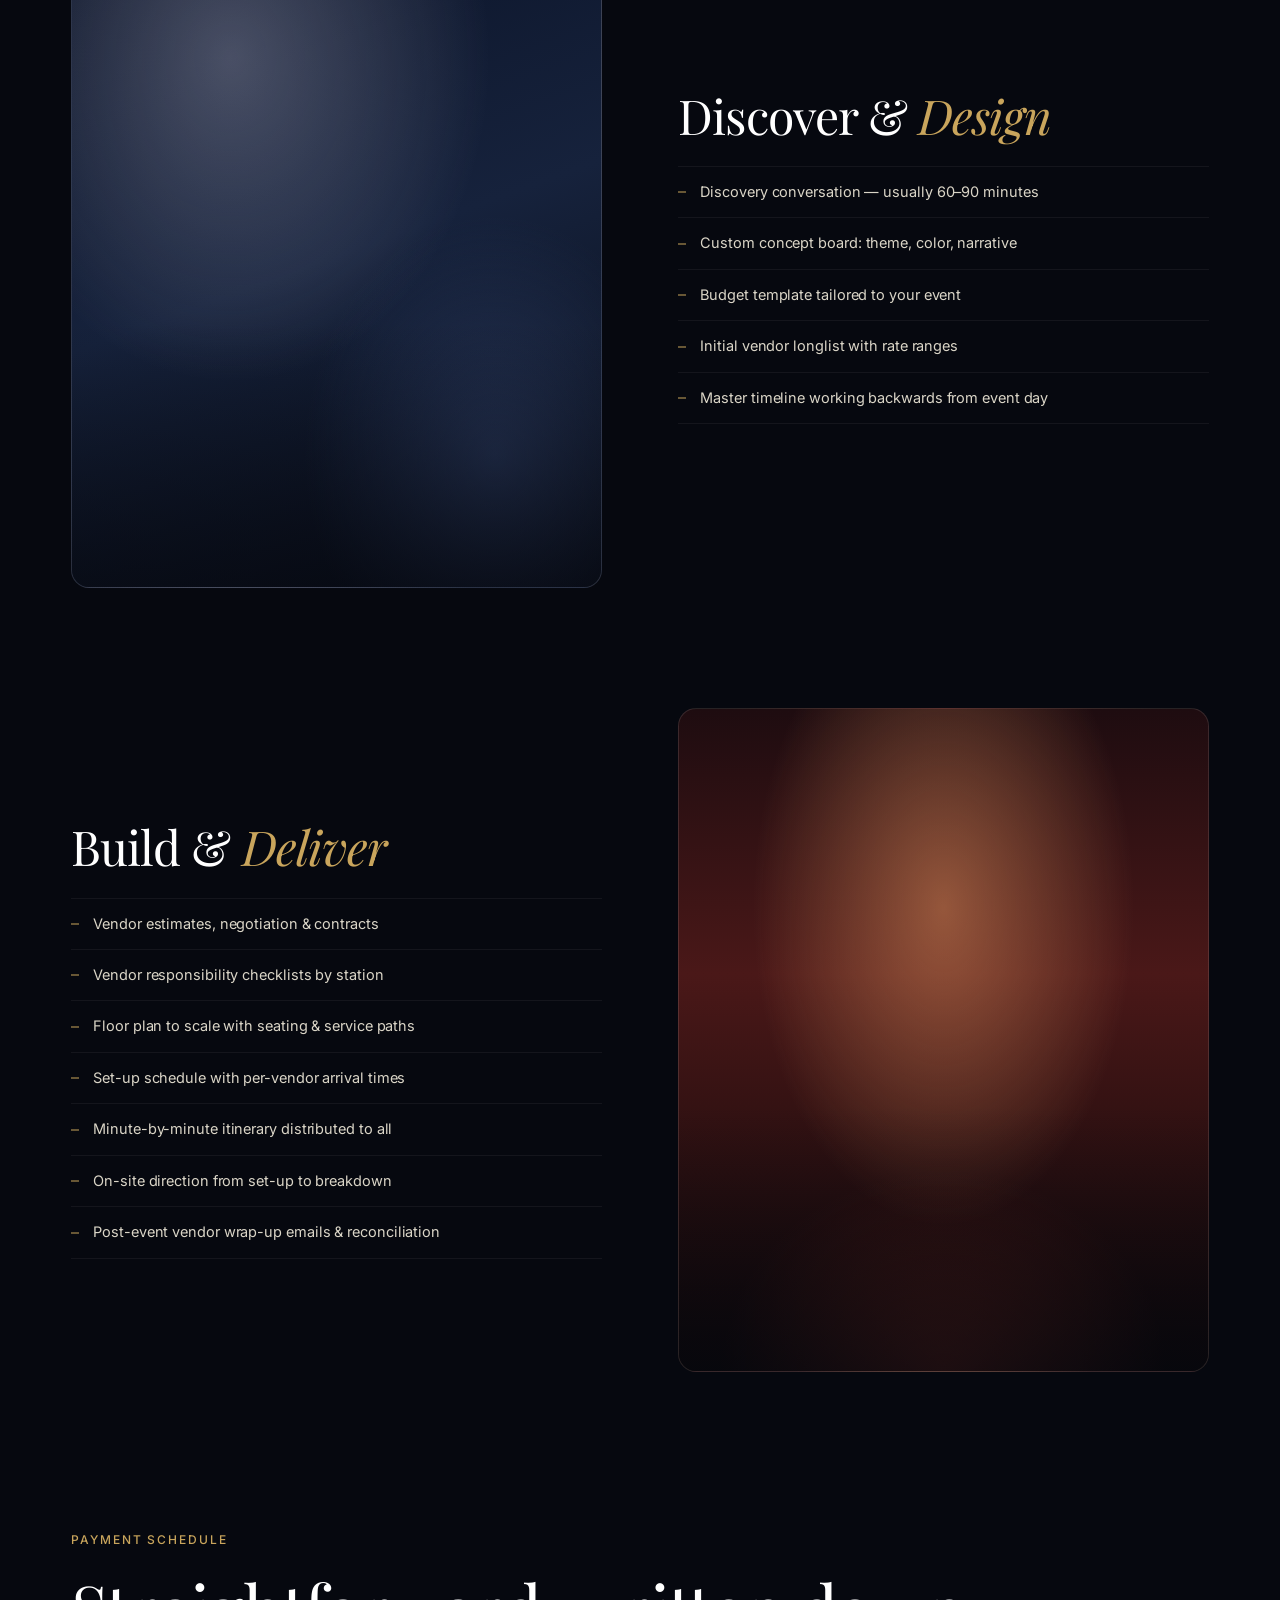
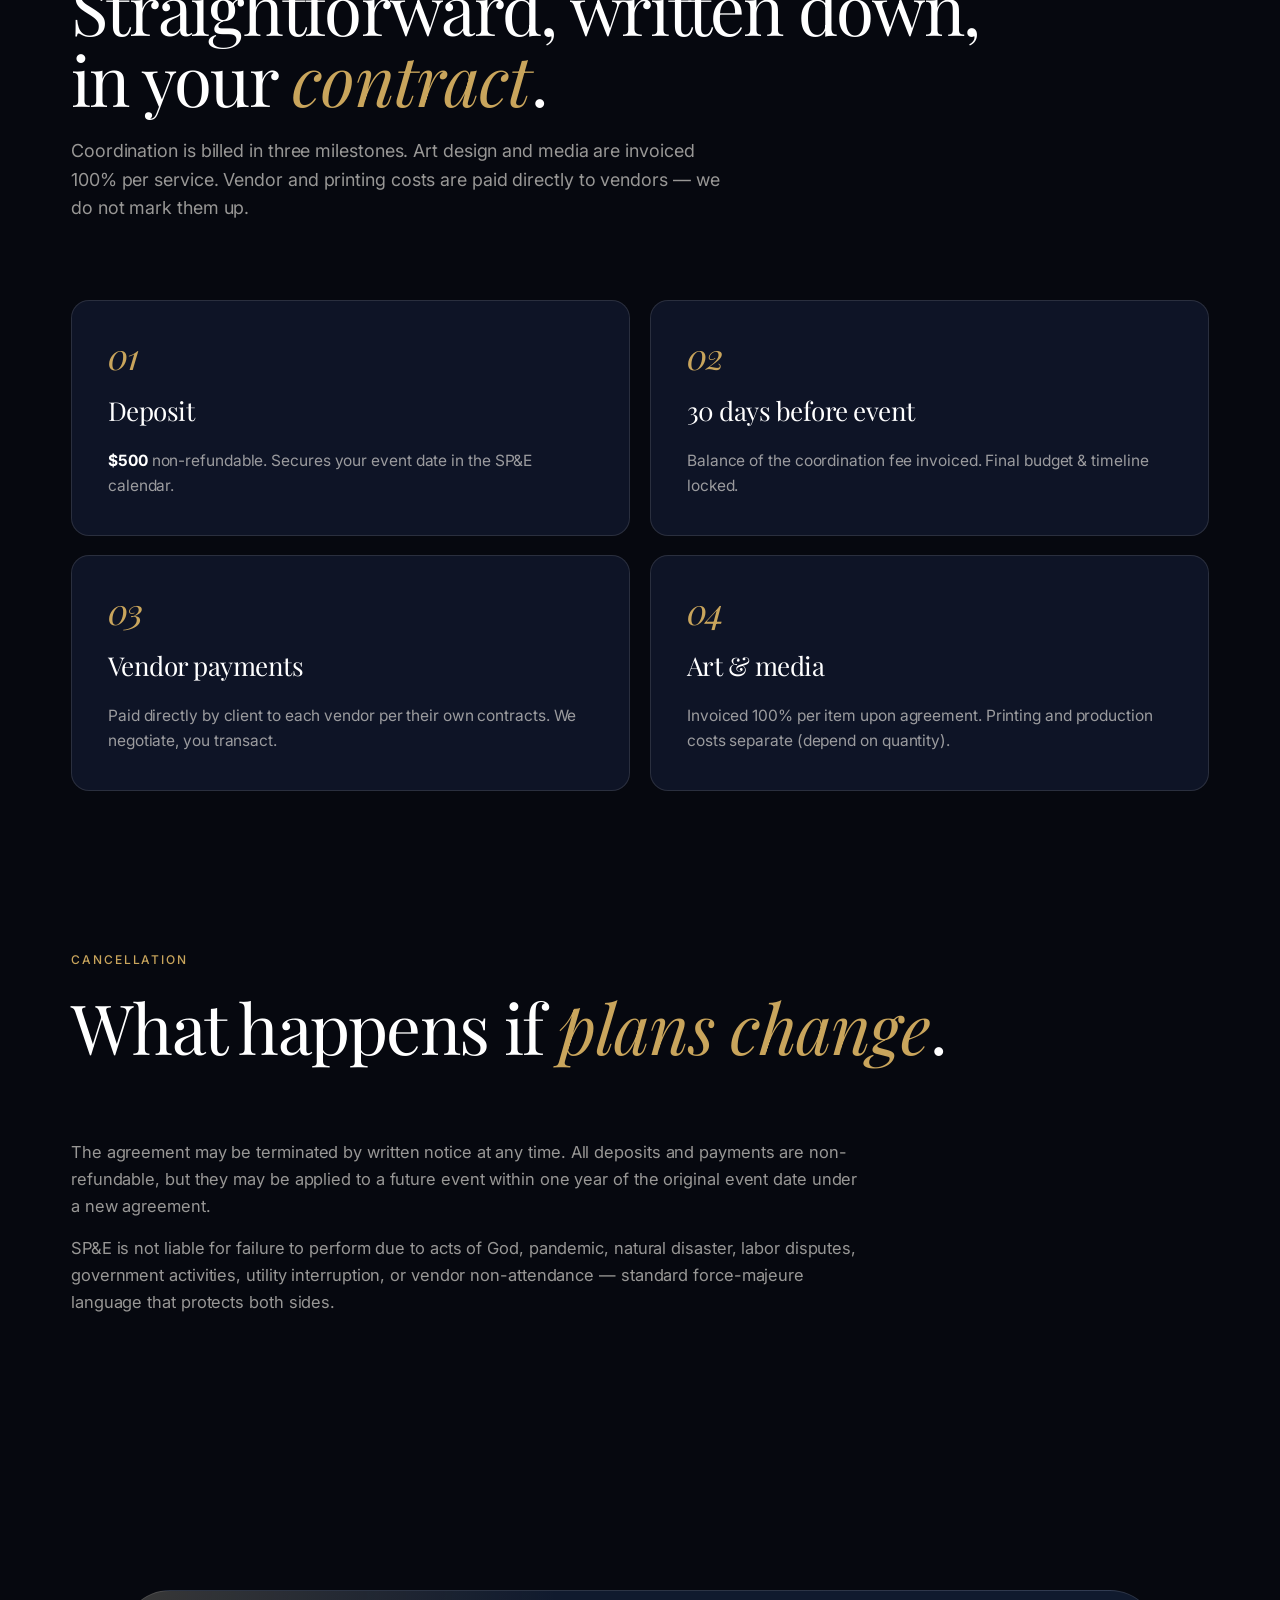
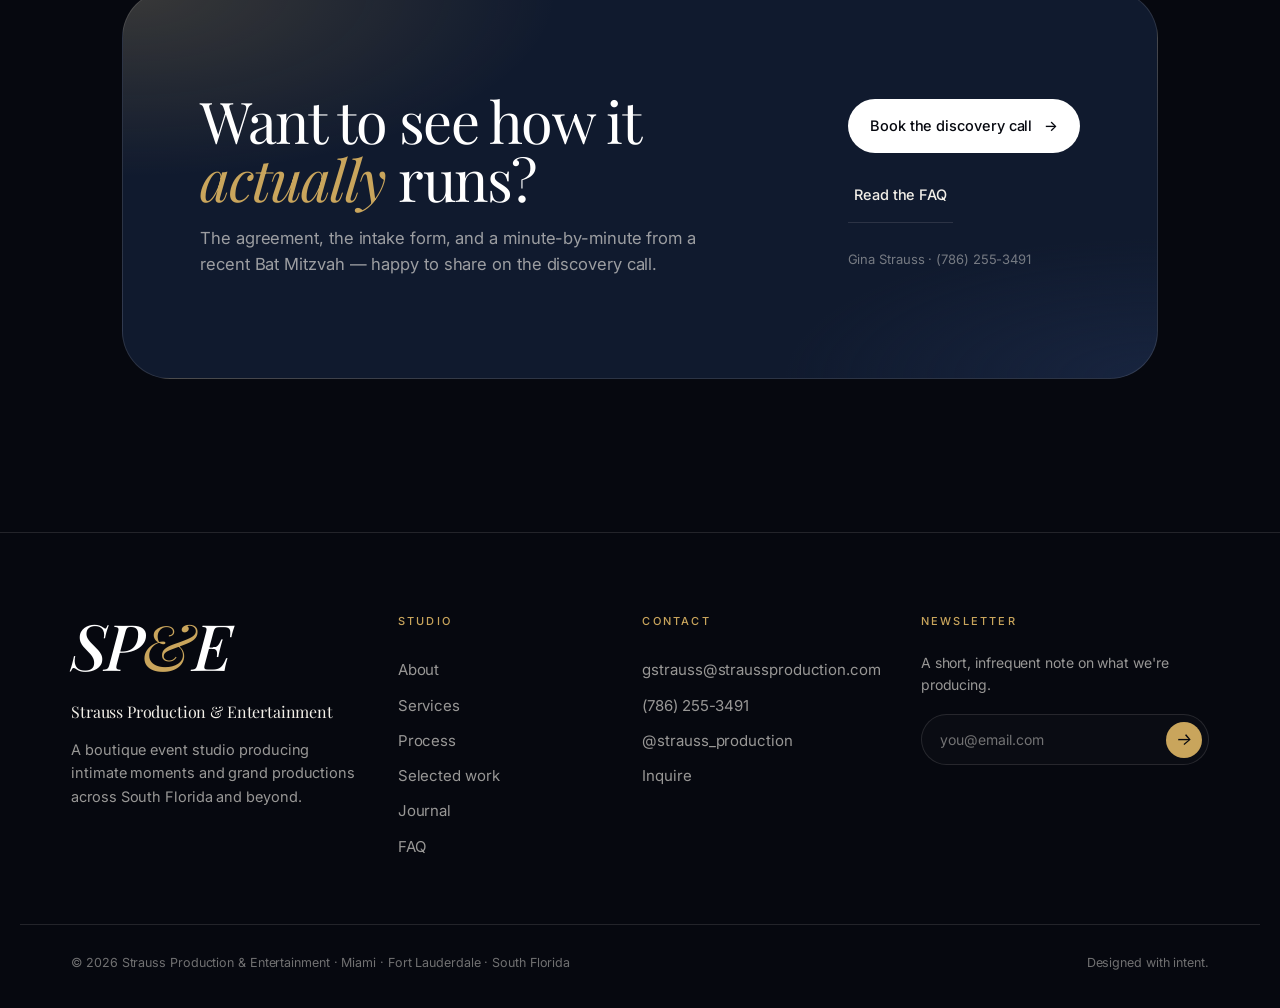
<file: process.html>
<!doctype html>
<html lang="en">
<head>
<meta charset="utf-8" />
<meta name="viewport" content="width=device-width, initial-scale=1, viewport-fit=cover" />
<meta name="theme-color" content="#06080F" />
<title>Process — SP&amp;E · Strauss Production &amp; Entertainment</title>
<meta name="description" content="The SP&E process — Discover, Design, Build, Deliver — plus payment schedule, timeline, and cancellation policy." />

<link rel="preconnect" href="https://fonts.googleapis.com" />
<link rel="preconnect" href="https://fonts.gstatic.com" crossorigin />
<link href="https://fonts.googleapis.com/css2?family=Playfair+Display:ital,wght@0,400;0,500;0,600;0,700;0,800;0,900;1,400;1,500;1,600;1,700&family=Inter:wght@300;400;500;600;700&display=swap" rel="stylesheet" />
<link rel="stylesheet" href="styles.css?v=8" />
<link rel="icon" href="data:image/svg+xml,%3Csvg xmlns='http://www.w3.org/2000/svg' viewBox='0 0 32 32'%3E%3Crect width='32' height='32' rx='6' fill='%2306080F'/%3E%3Ctext x='50%25' y='62%25' text-anchor='middle' font-family='Georgia,serif' font-size='18' font-style='italic' fill='%23C9A55C'%3E%26amp;%3C/text%3E%3C/svg%3E" />
</head>
<body>
<div class="grain" aria-hidden="true"></div>

<header class="site-header" id="siteHeader">
  <a href="index.html" class="logo" aria-label="SP&amp;E home">
    <span class="logo-mark">SP<span class="logo-amp">&amp;</span>E</span>
    <span class="logo-name">Strauss Production <span class="logo-divider">·</span> Entertainment</span>
  </a>
  <nav class="site-nav" aria-label="Primary">
    <a href="about.html">About</a>
    <a href="services.html">Services</a>
    <a href="process.html">Process</a>
    <a href="work.html">Work</a>
    <a href="journal.html">Journal</a>
    <a href="faq.html">FAQ</a>
  </nav>
  <a class="btn btn-ghost btn-sm header-cta" href="contact.html"><span>Begin your event</span><i class="arrow">→</i></a>
  <button class="menu-toggle" aria-label="Menu" aria-expanded="false"><span></span><span></span></button>
</header>

<main>

<section class="page-hero">
  <div class="hero-bg" aria-hidden="true">
    <div class="hero-bg-blob hero-bg-blob-a"></div>
    <div class="hero-bg-blob hero-bg-blob-b"></div>
  </div>
  <div class="container">
    <nav class="breadcrumb reveal" data-reveal aria-label="Breadcrumb">
      <a href="index.html">Home</a>
      <span class="breadcrumb-sep">/</span>
      <span class="breadcrumb-current">Process</span>
    </nav>
    <h1 class="page-title reveal" data-reveal data-delay="80">Four steps. One <em>principal</em>. Faster than agencies.</h1>
    <p class="page-lede reveal" data-reveal data-delay="160">
      No production-by-committee. No three-week proposal loops. You speak to
      Gina on day one, day forty, and on the dance floor.
    </p>
  </div>
</section>

<section class="section" style="padding-top: 0;">
  <div class="container">
    <ol class="process-grid">
      <li class="process-step reveal" data-reveal>
        <div class="process-step-num">01</div>
        <h3>Discover</h3>
        <p>A one-on-one conversation — usually long, sometimes over coffee, always unrushed. We learn the people, the moment, the constraints.</p>
        <div class="process-step-meta">Week 1</div>
      </li>
      <li class="process-step reveal" data-reveal data-delay="100">
        <div class="process-step-num">02</div>
        <h3>Design</h3>
        <p>A custom concept, custom budget, custom timeline — drafted by hand, not dragged out of a template. Revisions in days, not weeks.</p>
        <div class="process-step-meta">Weeks 2–3</div>
      </li>
      <li class="process-step reveal" data-reveal data-delay="200">
        <div class="process-step-num">03</div>
        <h3>Build</h3>
        <p>Vendors locked, logistics gridded, every contract walked through with you. You get a single point of contact. We do the rest.</p>
        <div class="process-step-meta">Weeks 4–N</div>
      </li>
      <li class="process-step reveal" data-reveal data-delay="300">
        <div class="process-step-num">04</div>
        <h3>Deliver</h3>
        <p>On-site, white-glove direction from the first guest to the last taillight leaving the lot. You're a guest at your own event.</p>
        <div class="process-step-meta">Event day</div>
      </li>
    </ol>
  </div>
</section>

<!-- What's included -->
<section class="section" style="padding-top: 0;">
  <div class="container">
    <div class="section-head">
      <span class="section-tag reveal" data-reveal>What's included</span>
      <h2 class="section-title reveal" data-reveal data-delay="80">The <em>deliverables</em>, by phase.</h2>
    </div>

    <div class="feature-row">
      <div class="feature-visual" style="background: radial-gradient(70% 70% at 30% 20%, rgba(180,180,200,0.35), transparent 70%), radial-gradient(60% 60% at 80% 80%, rgba(40,55,90,0.85), transparent 60%), linear-gradient(160deg, #0a1226 0%, #16223c 50%, #060a14 100%);"></div>
      <div class="feature-copy">
        <h3>Discover &amp; <em>Design</em></h3>
        <ul>
          <li>Discovery conversation — usually 60–90 minutes</li>
          <li>Custom concept board: theme, color, narrative</li>
          <li>Budget template tailored to your event</li>
          <li>Initial vendor longlist with rate ranges</li>
          <li>Master timeline working backwards from event day</li>
        </ul>
      </div>
    </div>

    <div class="feature-row reverse">
      <div class="feature-visual" style="background: radial-gradient(60% 80% at 50% 30%, rgba(220,140,90,0.55), transparent 60%), radial-gradient(70% 50% at 50% 100%, rgba(120,40,30,0.55), transparent 60%), linear-gradient(180deg, #1e0c10 0%, #4a1818 40%, #0a0608 100%);"></div>
      <div class="feature-copy">
        <h3>Build &amp; <em>Deliver</em></h3>
        <ul>
          <li>Vendor estimates, negotiation &amp; contracts</li>
          <li>Vendor responsibility checklists by station</li>
          <li>Floor plan to scale with seating &amp; service paths</li>
          <li>Set-up schedule with per-vendor arrival times</li>
          <li>Minute-by-minute itinerary distributed to all</li>
          <li>On-site direction from set-up to breakdown</li>
          <li>Post-event vendor wrap-up emails &amp; reconciliation</li>
        </ul>
      </div>
    </div>
  </div>
</section>

<!-- Payment schedule -->
<section class="section" style="padding-top: 0;">
  <div class="container">
    <div class="section-head">
      <span class="section-tag reveal" data-reveal>Payment schedule</span>
      <h2 class="section-title reveal" data-reveal data-delay="80">Straightforward, written down, in your <em>contract</em>.</h2>
      <p class="section-sub reveal" data-reveal data-delay="160">
        Coordination is billed in three milestones. Art design and media are
        invoiced 100% per service. Vendor and printing costs are paid directly
        to vendors — we do not mark them up.
      </p>
    </div>

    <div class="pillars-grid">
      <div class="pillar reveal" data-reveal>
        <div class="pillar-num">01</div>
        <h3>Deposit</h3>
        <p><strong style="color: var(--white);">$500</strong> non-refundable. Secures your event date in the SP&amp;E calendar.</p>
      </div>
      <div class="pillar reveal" data-reveal data-delay="80">
        <div class="pillar-num">02</div>
        <h3>30 days before event</h3>
        <p>Balance of the coordination fee invoiced. Final budget &amp; timeline locked.</p>
      </div>
      <div class="pillar reveal" data-reveal data-delay="160">
        <div class="pillar-num">03</div>
        <h3>Vendor payments</h3>
        <p>Paid directly by client to each vendor per their own contracts. We negotiate, you transact.</p>
      </div>
      <div class="pillar reveal" data-reveal data-delay="240">
        <div class="pillar-num">04</div>
        <h3>Art &amp; media</h3>
        <p>Invoiced 100% per item upon agreement. Printing and production costs separate (depend on quantity).</p>
      </div>
    </div>
  </div>
</section>

<!-- Cancellation -->
<section class="section" style="padding-top: 0;">
  <div class="container">
    <div class="section-head">
      <span class="section-tag reveal" data-reveal>Cancellation</span>
      <h2 class="section-title reveal" data-reveal data-delay="80">What happens if <em>plans change</em>.</h2>
    </div>
    <div class="feature-copy reveal" data-reveal style="max-width: 72ch;">
      <p>
        The agreement may be terminated by written notice at any time. All
        deposits and payments are non-refundable, but they may be applied to a
        future event within one year of the original event date under a new
        agreement.
      </p>
      <p>
        SP&amp;E is not liable for failure to perform due to acts of God,
        pandemic, natural disaster, labor disputes, government activities,
        utility interruption, or vendor non-attendance — standard force-majeure
        language that protects both sides.
      </p>
    </div>
  </div>
</section>

<section class="section" style="padding-top: 0;">
  <div class="container">
    <div class="cta-band">
      <div>
        <h2>Want to see how it <em>actually</em> runs?</h2>
        <p>The agreement, the intake form, and a minute-by-minute from a recent Bat Mitzvah — happy to share on the discovery call.</p>
      </div>
      <div class="cta-band-actions">
        <a class="btn btn-primary" href="contact.html"><span>Book the discovery call</span><i class="arrow">→</i></a>
        <a class="btn btn-link" href="faq.html"><span>Read the FAQ</span></a>
        <div class="cta-band-meta">Gina Strauss · (786) 255-3491</div>
      </div>
    </div>
  </div>
</section>

</main>

<footer class="site-footer">
  <div class="container footer-grid">
    <div class="footer-brand">
      <div class="logo logo-large"><span class="logo-mark">SP<span class="logo-amp">&amp;</span>E</span></div>
      <p class="footer-brand-name">Strauss Production &amp; Entertainment</p>
      <p>A boutique event studio producing intimate moments and grand productions across South Florida and beyond.</p>
    </div>
    <div class="footer-col">
      <h5>Studio</h5>
      <a href="about.html">About</a>
      <a href="services.html">Services</a>
      <a href="process.html">Process</a>
      <a href="work.html">Selected work</a>
      <a href="journal.html">Journal</a>
      <a href="faq.html">FAQ</a>
    </div>
    <div class="footer-col">
      <h5>Contact</h5>
      <a href="mailto:gstrauss@straussproduction.com">gstrauss@straussproduction.com</a>
      <a href="tel:+17862553491">(786) 255-3491</a>
      <a href="https://instagram.com/strauss_production" target="_blank" rel="noopener">@strauss_production</a>
      <a href="contact.html">Inquire</a>
    </div>
    <div class="footer-col footer-col-wide">
      <h5>Newsletter</h5>
      <p>A short, infrequent note on what we're producing.</p>
      <form class="footer-form" novalidate>
        <input type="email" placeholder="you@email.com" aria-label="Email" />
        <button type="submit" aria-label="Subscribe"><i class="arrow">→</i></button>
      </form>
    </div>
  </div>
  <div class="container footer-bottom">
    <span>© <span id="year"></span> Strauss Production &amp; Entertainment · Miami · Fort Lauderdale · South Florida</span>
    <span>Designed with intent.</span>
  </div>
</footer>

<script src="script.js"></script>
</body>
</html>
</file>
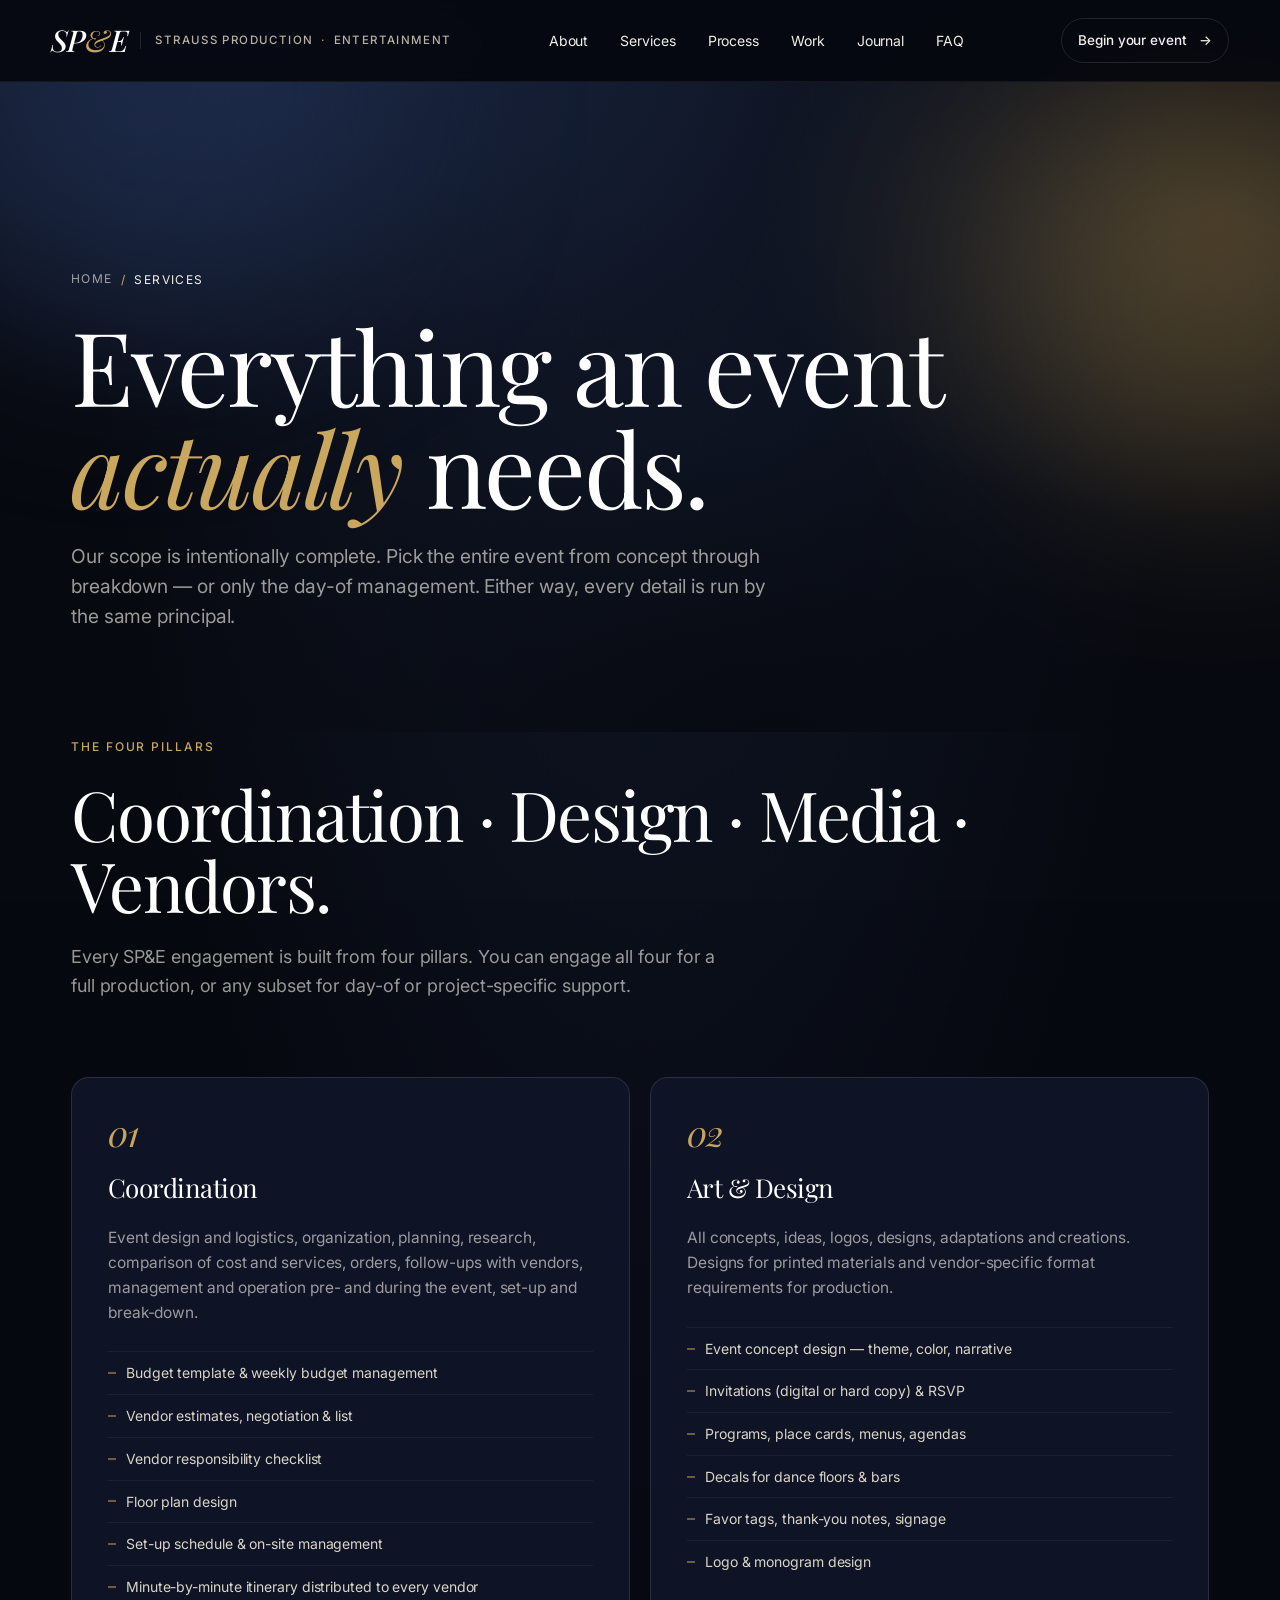
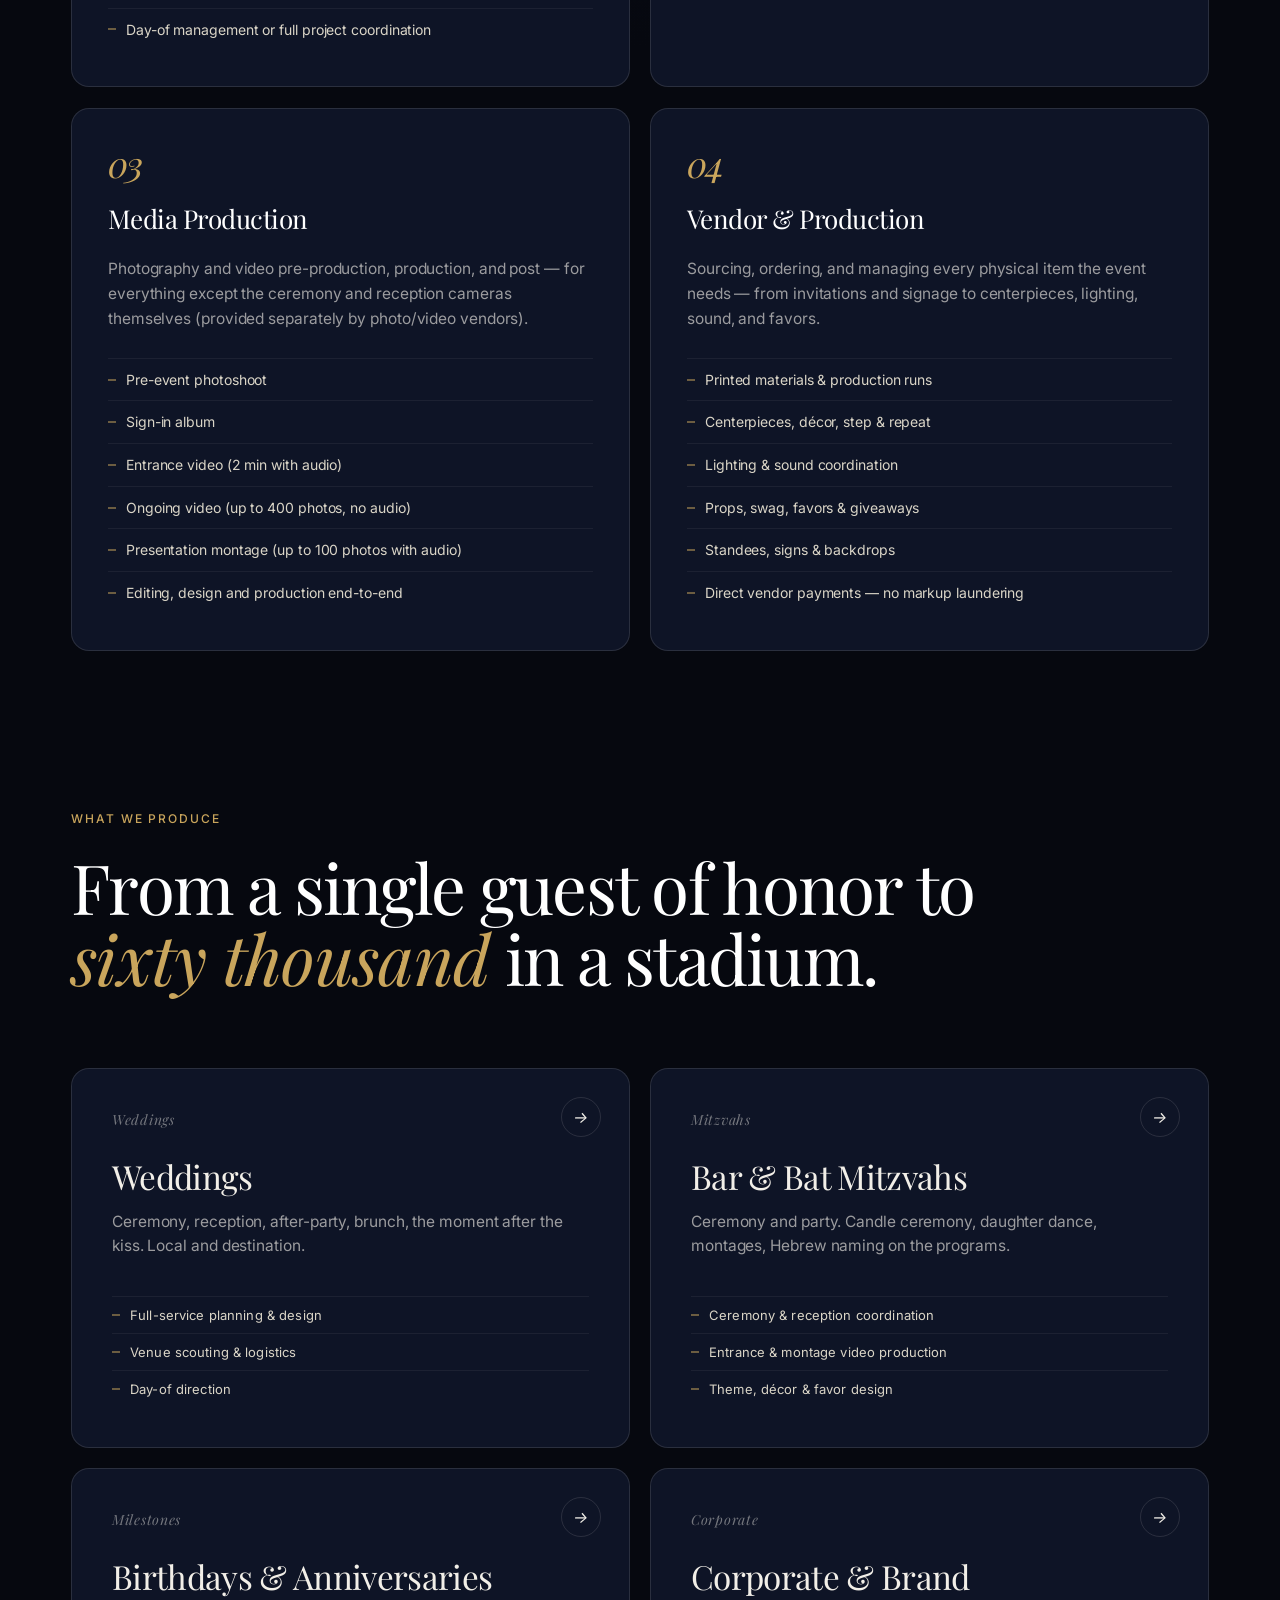
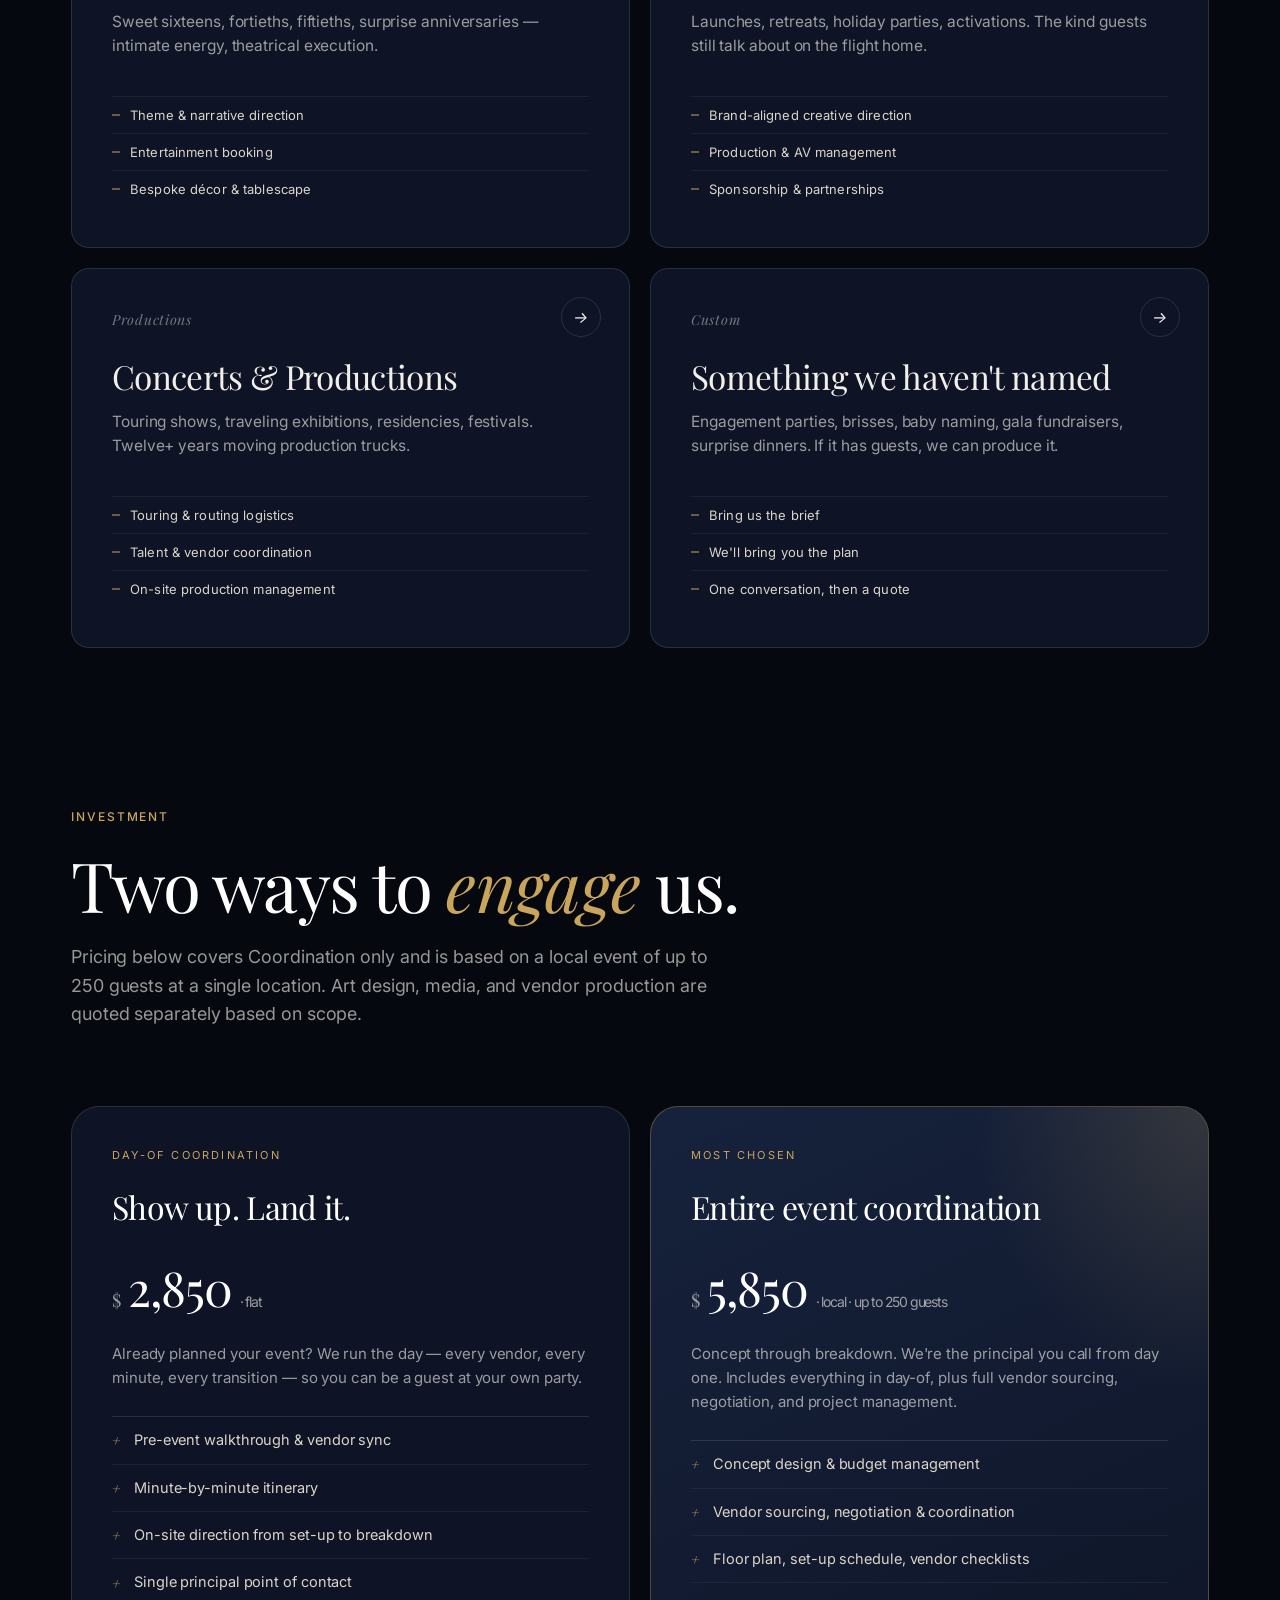
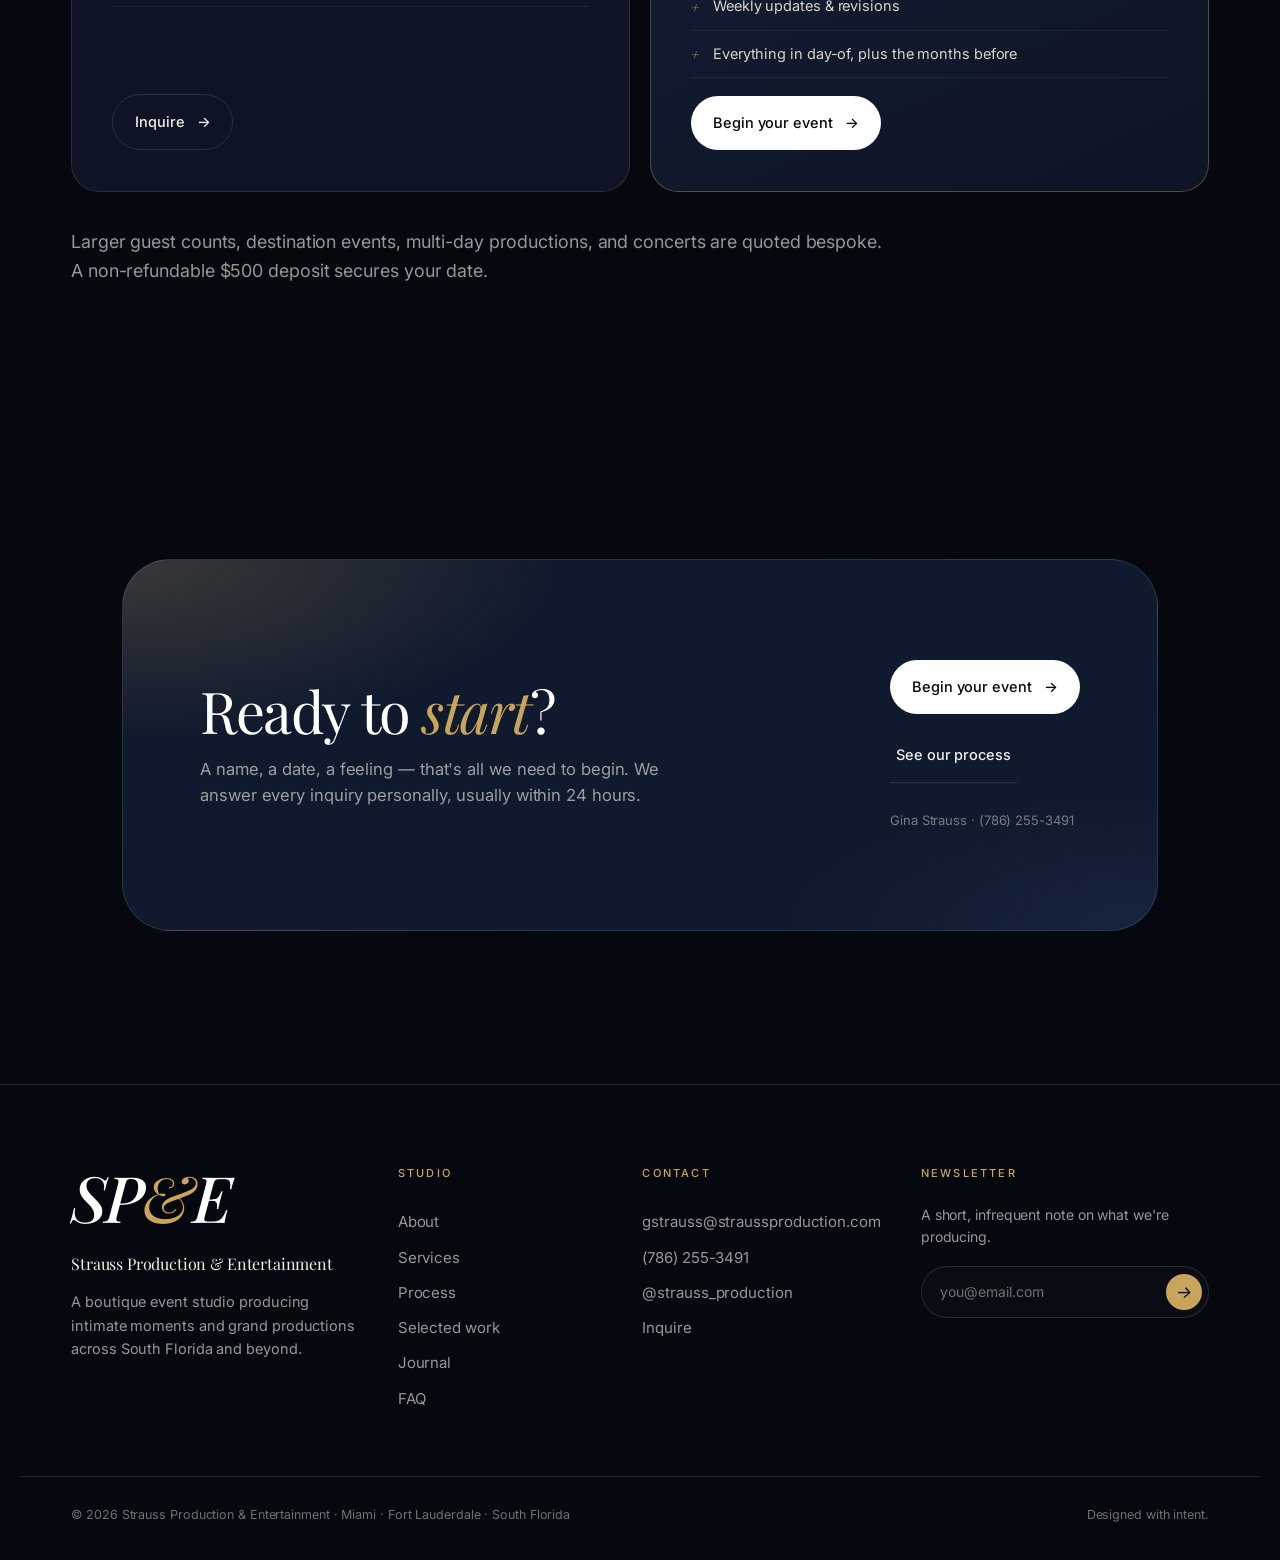
<file: services.html>
<!doctype html>
<html lang="en">
<head>
<meta charset="utf-8" />
<meta name="viewport" content="width=device-width, initial-scale=1, viewport-fit=cover" />
<meta name="theme-color" content="#06080F" />
<title>Services — SP&amp;E · Strauss Production &amp; Entertainment</title>
<meta name="description" content="The full scope of SP&E's event services — coordination, art design, media production, vendor management — across weddings, Bar/Bat Mitzvahs, corporate, and concerts." />

<link rel="preconnect" href="https://fonts.googleapis.com" />
<link rel="preconnect" href="https://fonts.gstatic.com" crossorigin />
<link href="https://fonts.googleapis.com/css2?family=Playfair+Display:ital,wght@0,400;0,500;0,600;0,700;0,800;0,900;1,400;1,500;1,600;1,700&family=Inter:wght@300;400;500;600;700&display=swap" rel="stylesheet" />
<link rel="stylesheet" href="styles.css?v=8" />
<link rel="icon" href="data:image/svg+xml,%3Csvg xmlns='http://www.w3.org/2000/svg' viewBox='0 0 32 32'%3E%3Crect width='32' height='32' rx='6' fill='%2306080F'/%3E%3Ctext x='50%25' y='62%25' text-anchor='middle' font-family='Georgia,serif' font-size='18' font-style='italic' fill='%23C9A55C'%3E%26amp;%3C/text%3E%3C/svg%3E" />
</head>
<body>
<div class="grain" aria-hidden="true"></div>

<header class="site-header" id="siteHeader">
  <a href="index.html" class="logo" aria-label="SP&amp;E home">
    <span class="logo-mark">SP<span class="logo-amp">&amp;</span>E</span>
    <span class="logo-name">Strauss Production <span class="logo-divider">·</span> Entertainment</span>
  </a>
  <nav class="site-nav" aria-label="Primary">
    <a href="about.html">About</a>
    <a href="services.html">Services</a>
    <a href="process.html">Process</a>
    <a href="work.html">Work</a>
    <a href="journal.html">Journal</a>
    <a href="faq.html">FAQ</a>
  </nav>
  <a class="btn btn-ghost btn-sm header-cta" href="contact.html"><span>Begin your event</span><i class="arrow">→</i></a>
  <button class="menu-toggle" aria-label="Menu" aria-expanded="false"><span></span><span></span></button>
</header>

<main>

<section class="page-hero">
  <div class="hero-bg" aria-hidden="true">
    <div class="hero-bg-blob hero-bg-blob-a"></div>
    <div class="hero-bg-blob hero-bg-blob-b"></div>
  </div>
  <div class="container">
    <nav class="breadcrumb reveal" data-reveal aria-label="Breadcrumb">
      <a href="index.html">Home</a>
      <span class="breadcrumb-sep">/</span>
      <span class="breadcrumb-current">Services</span>
    </nav>
    <h1 class="page-title reveal" data-reveal data-delay="80">Everything an event <em>actually</em> needs.</h1>
    <p class="page-lede reveal" data-reveal data-delay="160">
      Our scope is intentionally complete. Pick the entire event from concept
      through breakdown — or only the day-of management. Either way, every
      detail is run by the same principal.
    </p>
  </div>
</section>

<!-- Four pillars -->
<section class="section" style="padding-top: 0;">
  <div class="container">
    <div class="section-head">
      <span class="section-tag reveal" data-reveal>The four pillars</span>
      <h2 class="section-title reveal" data-reveal data-delay="80">Coordination · Design · Media · Vendors.</h2>
      <p class="section-sub reveal" data-reveal data-delay="160">
        Every SP&amp;E engagement is built from four pillars. You can engage
        all four for a full production, or any subset for day-of or
        project-specific support.
      </p>
    </div>

    <div class="pillars-grid">
      <div class="pillar reveal" data-reveal>
        <div class="pillar-num">01</div>
        <h3>Coordination</h3>
        <p>Event design and logistics, organization, planning, research, comparison of cost and services, orders, follow-ups with vendors, management and operation pre- and during the event, set-up and break-down.</p>
        <ul>
          <li>Budget template &amp; weekly budget management</li>
          <li>Vendor estimates, negotiation &amp; list</li>
          <li>Vendor responsibility checklist</li>
          <li>Floor plan design</li>
          <li>Set-up schedule &amp; on-site management</li>
          <li>Minute-by-minute itinerary distributed to every vendor</li>
          <li>Day-of management or full project coordination</li>
        </ul>
      </div>

      <div class="pillar reveal" data-reveal data-delay="80">
        <div class="pillar-num">02</div>
        <h3>Art &amp; Design</h3>
        <p>All concepts, ideas, logos, designs, adaptations and creations. Designs for printed materials and vendor-specific format requirements for production.</p>
        <ul>
          <li>Event concept design — theme, color, narrative</li>
          <li>Invitations (digital or hard copy) &amp; RSVP</li>
          <li>Programs, place cards, menus, agendas</li>
          <li>Decals for dance floors &amp; bars</li>
          <li>Favor tags, thank-you notes, signage</li>
          <li>Logo &amp; monogram design</li>
        </ul>
      </div>

      <div class="pillar reveal" data-reveal data-delay="160">
        <div class="pillar-num">03</div>
        <h3>Media Production</h3>
        <p>Photography and video pre-production, production, and post — for everything except the ceremony and reception cameras themselves (provided separately by photo/video vendors).</p>
        <ul>
          <li>Pre-event photoshoot</li>
          <li>Sign-in album</li>
          <li>Entrance video (2 min with audio)</li>
          <li>Ongoing video (up to 400 photos, no audio)</li>
          <li>Presentation montage (up to 100 photos with audio)</li>
          <li>Editing, design and production end-to-end</li>
        </ul>
      </div>

      <div class="pillar reveal" data-reveal data-delay="240">
        <div class="pillar-num">04</div>
        <h3>Vendor &amp; Production</h3>
        <p>Sourcing, ordering, and managing every physical item the event needs — from invitations and signage to centerpieces, lighting, sound, and favors.</p>
        <ul>
          <li>Printed materials &amp; production runs</li>
          <li>Centerpieces, décor, step &amp; repeat</li>
          <li>Lighting &amp; sound coordination</li>
          <li>Props, swag, favors &amp; giveaways</li>
          <li>Standees, signs &amp; backdrops</li>
          <li>Direct vendor payments — no markup laundering</li>
        </ul>
      </div>
    </div>
  </div>
</section>

<!-- Event types -->
<section class="section" style="padding-top: 0;">
  <div class="container">
    <div class="section-head">
      <span class="section-tag reveal" data-reveal>What we produce</span>
      <h2 class="section-title reveal" data-reveal data-delay="80">From a single guest of honor to <em>sixty thousand</em> in a stadium.</h2>
    </div>

    <div class="services-grid">
      <article class="service-card reveal" data-reveal>
        <div class="service-num">Weddings</div>
        <h3>Weddings</h3>
        <p>Ceremony, reception, after-party, brunch, the moment after the kiss. Local and destination.</p>
        <ul>
          <li>Full-service planning &amp; design</li>
          <li>Venue scouting &amp; logistics</li>
          <li>Day-of direction</li>
        </ul>
        <span class="service-cta"><i class="arrow">→</i></span>
      </article>

      <article class="service-card reveal" data-reveal data-delay="80">
        <div class="service-num">Mitzvahs</div>
        <h3>Bar &amp; Bat Mitzvahs</h3>
        <p>Ceremony and party. Candle ceremony, daughter dance, montages, Hebrew naming on the programs.</p>
        <ul>
          <li>Ceremony &amp; reception coordination</li>
          <li>Entrance &amp; montage video production</li>
          <li>Theme, décor &amp; favor design</li>
        </ul>
        <span class="service-cta"><i class="arrow">→</i></span>
      </article>

      <article class="service-card reveal" data-reveal data-delay="160">
        <div class="service-num">Milestones</div>
        <h3>Birthdays &amp; Anniversaries</h3>
        <p>Sweet sixteens, fortieths, fiftieths, surprise anniversaries — intimate energy, theatrical execution.</p>
        <ul>
          <li>Theme &amp; narrative direction</li>
          <li>Entertainment booking</li>
          <li>Bespoke décor &amp; tablescape</li>
        </ul>
        <span class="service-cta"><i class="arrow">→</i></span>
      </article>

      <article class="service-card reveal" data-reveal data-delay="240">
        <div class="service-num">Corporate</div>
        <h3>Corporate &amp; Brand</h3>
        <p>Launches, retreats, holiday parties, activations. The kind guests still talk about on the flight home.</p>
        <ul>
          <li>Brand-aligned creative direction</li>
          <li>Production &amp; AV management</li>
          <li>Sponsorship &amp; partnerships</li>
        </ul>
        <span class="service-cta"><i class="arrow">→</i></span>
      </article>

      <article class="service-card reveal" data-reveal>
        <div class="service-num">Productions</div>
        <h3>Concerts &amp; Productions</h3>
        <p>Touring shows, traveling exhibitions, residencies, festivals. Twelve+ years moving production trucks.</p>
        <ul>
          <li>Touring &amp; routing logistics</li>
          <li>Talent &amp; vendor coordination</li>
          <li>On-site production management</li>
        </ul>
        <span class="service-cta"><i class="arrow">→</i></span>
      </article>

      <article class="service-card reveal" data-reveal data-delay="80">
        <div class="service-num">Custom</div>
        <h3>Something we haven't named</h3>
        <p>Engagement parties, brisses, baby naming, gala fundraisers, surprise dinners. If it has guests, we can produce it.</p>
        <ul>
          <li>Bring us the brief</li>
          <li>We'll bring you the plan</li>
          <li>One conversation, then a quote</li>
        </ul>
        <span class="service-cta"><i class="arrow">→</i></span>
      </article>
    </div>
  </div>
</section>

<!-- Pricing -->
<section class="section" style="padding-top: 0;">
  <div class="container">
    <div class="section-head">
      <span class="section-tag reveal" data-reveal>Investment</span>
      <h2 class="section-title reveal" data-reveal data-delay="80">Two ways to <em>engage</em> us.</h2>
      <p class="section-sub reveal" data-reveal data-delay="160">
        Pricing below covers Coordination only and is based on a local event
        of up to 250 guests at a single location. Art design, media, and
        vendor production are quoted separately based on scope.
      </p>
    </div>

    <div class="pricing-grid">
      <div class="pricing-card reveal" data-reveal>
        <span class="pricing-tag">Day-of coordination</span>
        <h3>Show up. Land it.</h3>
        <div class="pricing-amount"><sup>$</sup>2,850<small>· flat</small></div>
        <p>Already planned your event? We run the day — every vendor, every minute, every transition — so you can be a guest at your own party.</p>
        <ul>
          <li>Pre-event walkthrough &amp; vendor sync</li>
          <li>Minute-by-minute itinerary</li>
          <li>On-site direction from set-up to breakdown</li>
          <li>Single principal point of contact</li>
        </ul>
        <a class="btn btn-ghost" href="contact.html"><span>Inquire</span><i class="arrow">→</i></a>
      </div>

      <div class="pricing-card featured reveal" data-reveal data-delay="100">
        <span class="pricing-tag">Most chosen</span>
        <h3>Entire event coordination</h3>
        <div class="pricing-amount"><sup>$</sup>5,850<small>· local · up to 250 guests</small></div>
        <p>Concept through breakdown. We're the principal you call from day one. Includes everything in day-of, plus full vendor sourcing, negotiation, and project management.</p>
        <ul>
          <li>Concept design &amp; budget management</li>
          <li>Vendor sourcing, negotiation &amp; coordination</li>
          <li>Floor plan, set-up schedule, vendor checklists</li>
          <li>Weekly updates &amp; revisions</li>
          <li>Everything in day-of, plus the months before</li>
        </ul>
        <a class="btn btn-primary" href="contact.html"><span>Begin your event</span><i class="arrow">→</i></a>
      </div>
    </div>

    <p class="section-sub reveal" data-reveal style="margin-top:36px; max-width:74ch;">
      Larger guest counts, destination events, multi-day productions, and concerts
      are quoted bespoke. A non-refundable $500 deposit secures your date.
    </p>
  </div>
</section>

<section class="section" style="padding-top: 0;">
  <div class="container">
    <div class="cta-band">
      <div>
        <h2>Ready to <em>start</em>?</h2>
        <p>A name, a date, a feeling — that's all we need to begin. We answer every inquiry personally, usually within 24 hours.</p>
      </div>
      <div class="cta-band-actions">
        <a class="btn btn-primary" href="contact.html"><span>Begin your event</span><i class="arrow">→</i></a>
        <a class="btn btn-link" href="process.html"><span>See our process</span></a>
        <div class="cta-band-meta">Gina Strauss · (786) 255-3491</div>
      </div>
    </div>
  </div>
</section>

</main>

<footer class="site-footer">
  <div class="container footer-grid">
    <div class="footer-brand">
      <div class="logo logo-large"><span class="logo-mark">SP<span class="logo-amp">&amp;</span>E</span></div>
      <p class="footer-brand-name">Strauss Production &amp; Entertainment</p>
      <p>A boutique event studio producing intimate moments and grand productions across South Florida and beyond.</p>
    </div>
    <div class="footer-col">
      <h5>Studio</h5>
      <a href="about.html">About</a>
      <a href="services.html">Services</a>
      <a href="process.html">Process</a>
      <a href="work.html">Selected work</a>
      <a href="journal.html">Journal</a>
      <a href="faq.html">FAQ</a>
    </div>
    <div class="footer-col">
      <h5>Contact</h5>
      <a href="mailto:gstrauss@straussproduction.com">gstrauss@straussproduction.com</a>
      <a href="tel:+17862553491">(786) 255-3491</a>
      <a href="https://instagram.com/strauss_production" target="_blank" rel="noopener">@strauss_production</a>
      <a href="contact.html">Inquire</a>
    </div>
    <div class="footer-col footer-col-wide">
      <h5>Newsletter</h5>
      <p>A short, infrequent note on what we're producing.</p>
      <form class="footer-form" novalidate>
        <input type="email" placeholder="you@email.com" aria-label="Email" />
        <button type="submit" aria-label="Subscribe"><i class="arrow">→</i></button>
      </form>
    </div>
  </div>
  <div class="container footer-bottom">
    <span>© <span id="year"></span> Strauss Production &amp; Entertainment · Miami · Fort Lauderdale · South Florida</span>
    <span>Designed with intent.</span>
  </div>
</footer>

<script src="script.js"></script>
</body>
</html>
</file>
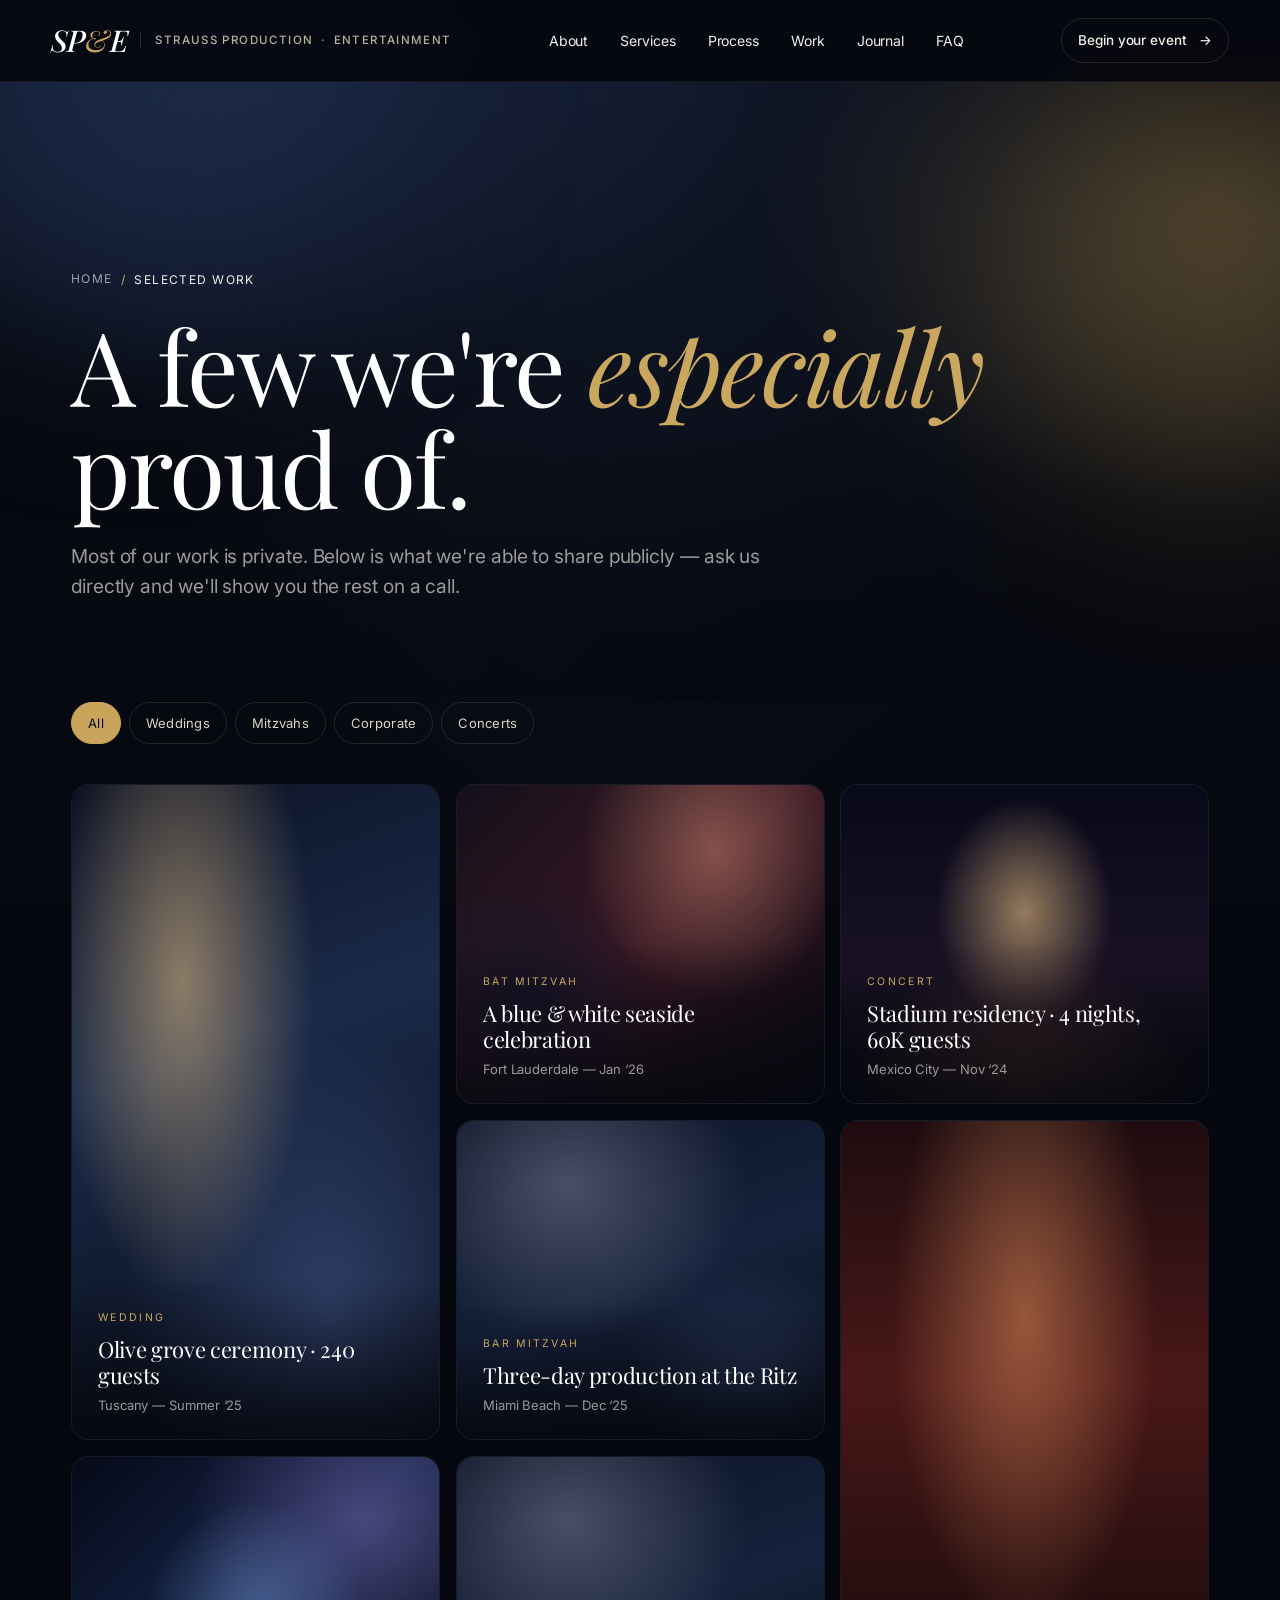
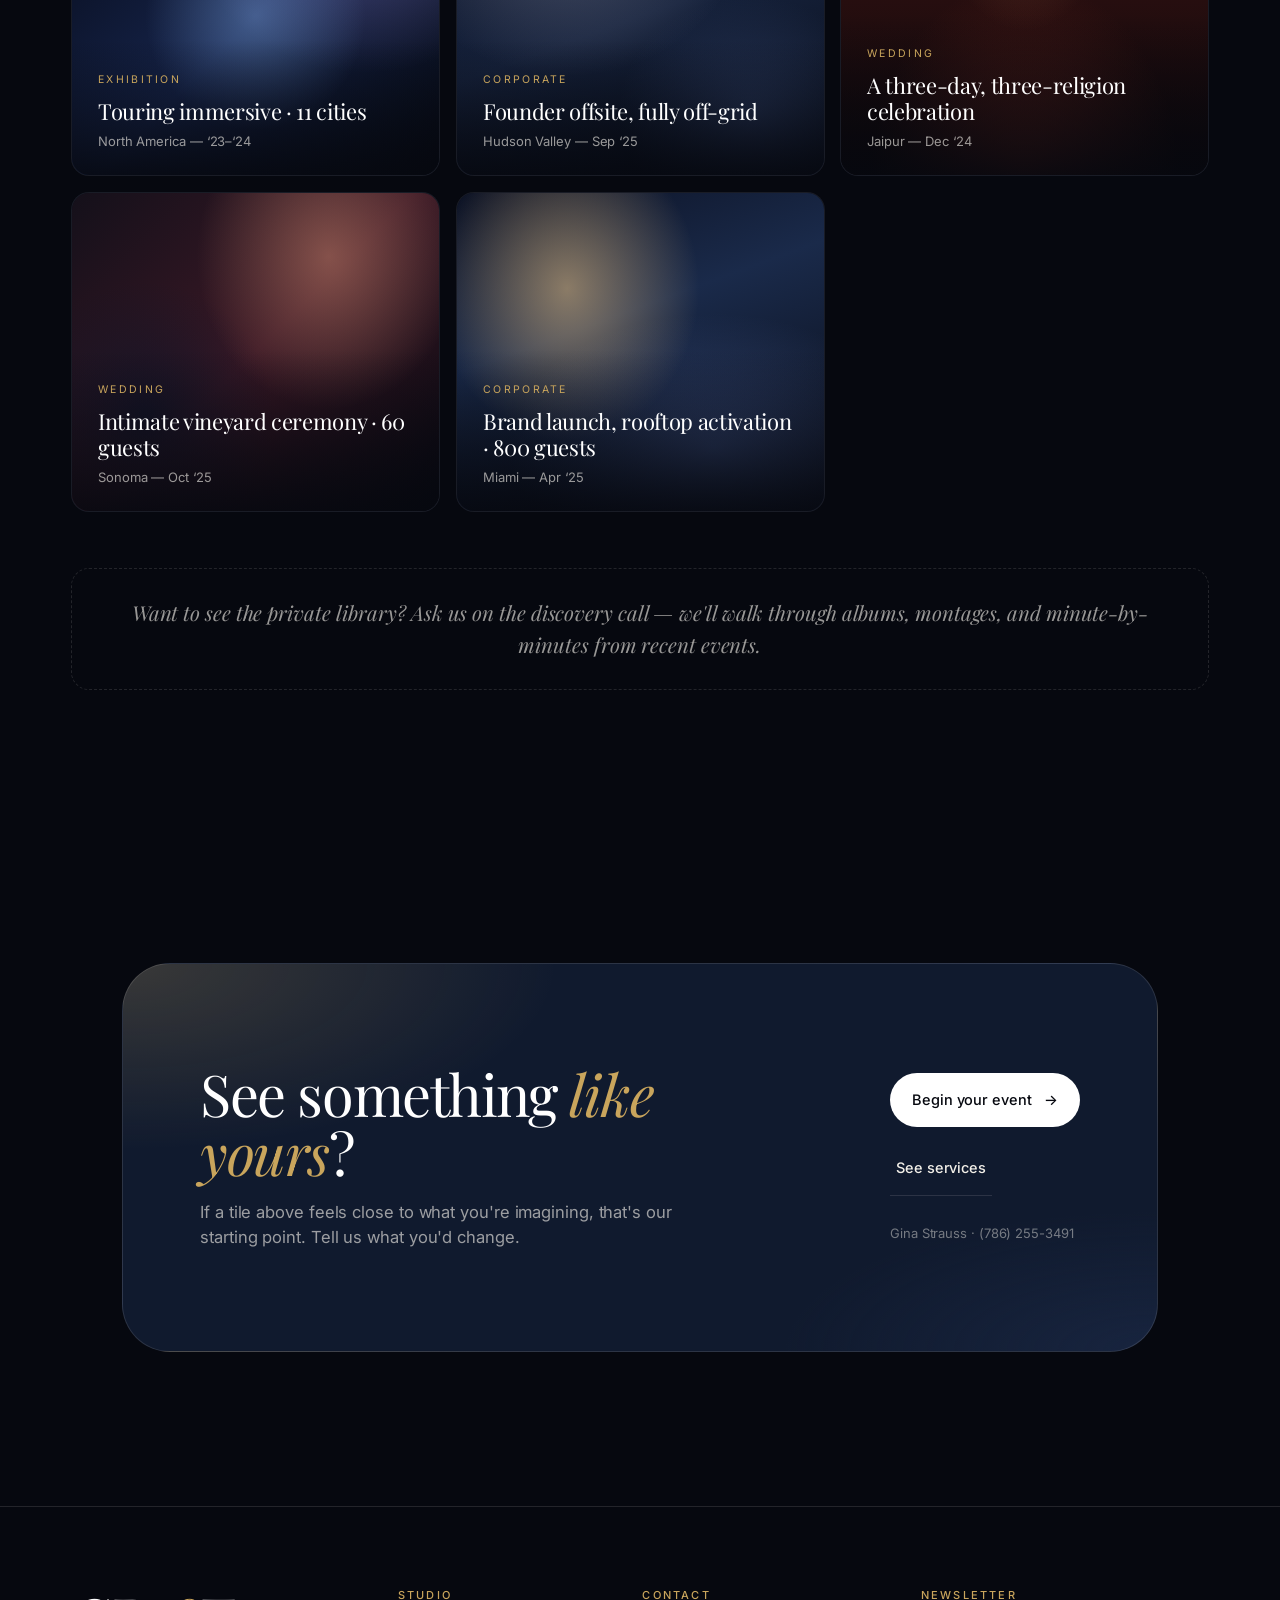
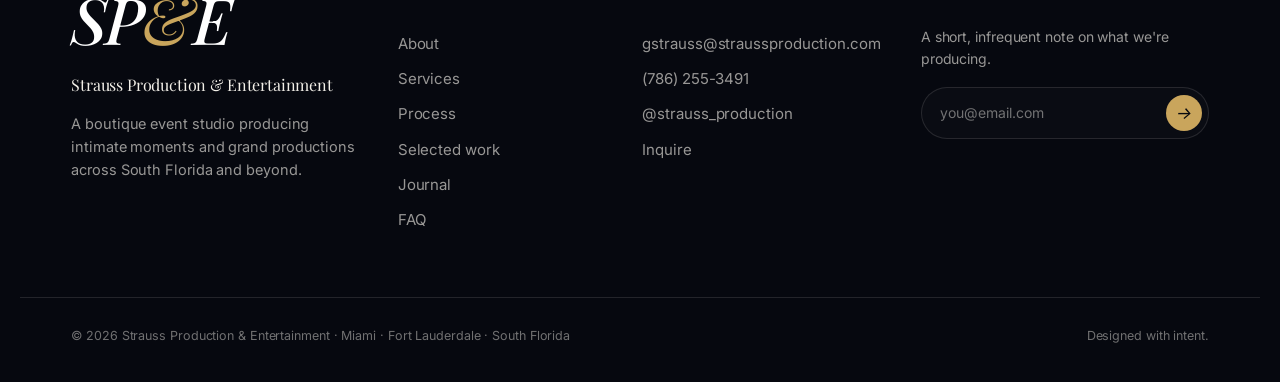
<file: work.html>
<!doctype html>
<html lang="en">
<head>
<meta charset="utf-8" />
<meta name="viewport" content="width=device-width, initial-scale=1, viewport-fit=cover" />
<meta name="theme-color" content="#06080F" />
<title>Selected Work — SP&amp;E · Strauss Production &amp; Entertainment</title>
<meta name="description" content="A look at recent weddings, Bar/Bat Mitzvahs, corporate, and concert productions by SP&E." />

<link rel="preconnect" href="https://fonts.googleapis.com" />
<link rel="preconnect" href="https://fonts.gstatic.com" crossorigin />
<link href="https://fonts.googleapis.com/css2?family=Playfair+Display:ital,wght@0,400;0,500;0,600;0,700;0,800;0,900;1,400;1,500;1,600;1,700&family=Inter:wght@300;400;500;600;700&display=swap" rel="stylesheet" />
<link rel="stylesheet" href="styles.css?v=8" />
<link rel="icon" href="data:image/svg+xml,%3Csvg xmlns='http://www.w3.org/2000/svg' viewBox='0 0 32 32'%3E%3Crect width='32' height='32' rx='6' fill='%2306080F'/%3E%3Ctext x='50%25' y='62%25' text-anchor='middle' font-family='Georgia,serif' font-size='18' font-style='italic' fill='%23C9A55C'%3E%26amp;%3C/text%3E%3C/svg%3E" />
</head>
<body>
<div class="grain" aria-hidden="true"></div>

<header class="site-header" id="siteHeader">
  <a href="index.html" class="logo" aria-label="SP&amp;E home">
    <span class="logo-mark">SP<span class="logo-amp">&amp;</span>E</span>
    <span class="logo-name">Strauss Production <span class="logo-divider">·</span> Entertainment</span>
  </a>
  <nav class="site-nav" aria-label="Primary">
    <a href="about.html">About</a>
    <a href="services.html">Services</a>
    <a href="process.html">Process</a>
    <a href="work.html">Work</a>
    <a href="journal.html">Journal</a>
    <a href="faq.html">FAQ</a>
  </nav>
  <a class="btn btn-ghost btn-sm header-cta" href="contact.html"><span>Begin your event</span><i class="arrow">→</i></a>
  <button class="menu-toggle" aria-label="Menu" aria-expanded="false"><span></span><span></span></button>
</header>

<main>

<section class="page-hero">
  <div class="hero-bg" aria-hidden="true">
    <div class="hero-bg-blob hero-bg-blob-a"></div>
    <div class="hero-bg-blob hero-bg-blob-b"></div>
  </div>
  <div class="container">
    <nav class="breadcrumb reveal" data-reveal aria-label="Breadcrumb">
      <a href="index.html">Home</a>
      <span class="breadcrumb-sep">/</span>
      <span class="breadcrumb-current">Selected Work</span>
    </nav>
    <h1 class="page-title reveal" data-reveal data-delay="80">A few we're <em>especially</em> proud of.</h1>
    <p class="page-lede reveal" data-reveal data-delay="160">
      Most of our work is private. Below is what we're able to share publicly —
      ask us directly and we'll show you the rest on a call.
    </p>
  </div>
</section>

<section class="section" style="padding-top: 0;">
  <div class="container">
    <div class="work-filter reveal" data-reveal role="group" aria-label="Filter by event type">
      <button aria-pressed="true" data-filter="all">All</button>
      <button aria-pressed="false" data-filter="wedding">Weddings</button>
      <button aria-pressed="false" data-filter="mitzvah">Mitzvahs</button>
      <button aria-pressed="false" data-filter="corporate">Corporate</button>
      <button aria-pressed="false" data-filter="concert">Concerts</button>
    </div>

    <div class="work-grid" id="workGrid">
      <figure class="work-item work-item-tall reveal" data-reveal data-type="wedding">
        <div class="work-img work-img-1"></div>
        <figcaption>
          <span class="work-kind">Wedding</span>
          <h4>Olive grove ceremony · 240 guests</h4>
          <p>Tuscany — Summer ‘25</p>
        </figcaption>
      </figure>

      <figure class="work-item reveal" data-reveal data-delay="80" data-type="mitzvah">
        <div class="work-img work-img-2"></div>
        <figcaption>
          <span class="work-kind">Bat Mitzvah</span>
          <h4>A blue &amp; white seaside celebration</h4>
          <p>Fort Lauderdale — Jan ‘26</p>
        </figcaption>
      </figure>

      <figure class="work-item reveal" data-reveal data-delay="160" data-type="concert">
        <div class="work-img work-img-3"></div>
        <figcaption>
          <span class="work-kind">Concert</span>
          <h4>Stadium residency · 4 nights, 60K guests</h4>
          <p>Mexico City — Nov ‘24</p>
        </figcaption>
      </figure>

      <figure class="work-item reveal" data-reveal data-delay="100" data-type="mitzvah">
        <div class="work-img work-img-4"></div>
        <figcaption>
          <span class="work-kind">Bar Mitzvah</span>
          <h4>Three-day production at the Ritz</h4>
          <p>Miami Beach — Dec ‘25</p>
        </figcaption>
      </figure>

      <figure class="work-item work-item-tall reveal" data-reveal data-delay="180" data-type="wedding">
        <div class="work-img work-img-5"></div>
        <figcaption>
          <span class="work-kind">Wedding</span>
          <h4>A three-day, three-religion celebration</h4>
          <p>Jaipur — Dec ‘24</p>
        </figcaption>
      </figure>

      <figure class="work-item reveal" data-reveal data-delay="260" data-type="concert">
        <div class="work-img work-img-6"></div>
        <figcaption>
          <span class="work-kind">Exhibition</span>
          <h4>Touring immersive · 11 cities</h4>
          <p>North America — ‘23–‘24</p>
        </figcaption>
      </figure>

      <figure class="work-item reveal" data-reveal data-type="corporate">
        <div class="work-img work-img-4"></div>
        <figcaption>
          <span class="work-kind">Corporate</span>
          <h4>Founder offsite, fully off-grid</h4>
          <p>Hudson Valley — Sep ‘25</p>
        </figcaption>
      </figure>

      <figure class="work-item reveal" data-reveal data-delay="80" data-type="wedding">
        <div class="work-img work-img-2"></div>
        <figcaption>
          <span class="work-kind">Wedding</span>
          <h4>Intimate vineyard ceremony · 60 guests</h4>
          <p>Sonoma — Oct ‘25</p>
        </figcaption>
      </figure>

      <figure class="work-item reveal" data-reveal data-delay="160" data-type="corporate">
        <div class="work-img work-img-1"></div>
        <figcaption>
          <span class="work-kind">Corporate</span>
          <h4>Brand launch, rooftop activation · 800 guests</h4>
          <p>Miami — Apr ‘25</p>
        </figcaption>
      </figure>
    </div>

    <div class="work-note reveal" data-reveal style="margin-top: 56px;">
      Want to see the private library? Ask us on the discovery call — we'll walk through albums, montages, and minute-by-minutes from recent events.
    </div>
  </div>
</section>

<section class="section" style="padding-top: 0;">
  <div class="container">
    <div class="cta-band">
      <div>
        <h2>See something <em>like yours</em>?</h2>
        <p>If a tile above feels close to what you're imagining, that's our starting point. Tell us what you'd change.</p>
      </div>
      <div class="cta-band-actions">
        <a class="btn btn-primary" href="contact.html"><span>Begin your event</span><i class="arrow">→</i></a>
        <a class="btn btn-link" href="services.html"><span>See services</span></a>
        <div class="cta-band-meta">Gina Strauss · (786) 255-3491</div>
      </div>
    </div>
  </div>
</section>

</main>

<footer class="site-footer">
  <div class="container footer-grid">
    <div class="footer-brand">
      <div class="logo logo-large"><span class="logo-mark">SP<span class="logo-amp">&amp;</span>E</span></div>
      <p class="footer-brand-name">Strauss Production &amp; Entertainment</p>
      <p>A boutique event studio producing intimate moments and grand productions across South Florida and beyond.</p>
    </div>
    <div class="footer-col">
      <h5>Studio</h5>
      <a href="about.html">About</a>
      <a href="services.html">Services</a>
      <a href="process.html">Process</a>
      <a href="work.html">Selected work</a>
      <a href="journal.html">Journal</a>
      <a href="faq.html">FAQ</a>
    </div>
    <div class="footer-col">
      <h5>Contact</h5>
      <a href="mailto:gstrauss@straussproduction.com">gstrauss@straussproduction.com</a>
      <a href="tel:+17862553491">(786) 255-3491</a>
      <a href="https://instagram.com/strauss_production" target="_blank" rel="noopener">@strauss_production</a>
      <a href="contact.html">Inquire</a>
    </div>
    <div class="footer-col footer-col-wide">
      <h5>Newsletter</h5>
      <p>A short, infrequent note on what we're producing.</p>
      <form class="footer-form" novalidate>
        <input type="email" placeholder="you@email.com" aria-label="Email" />
        <button type="submit" aria-label="Subscribe"><i class="arrow">→</i></button>
      </form>
    </div>
  </div>
  <div class="container footer-bottom">
    <span>© <span id="year"></span> Strauss Production &amp; Entertainment · Miami · Fort Lauderdale · South Florida</span>
    <span>Designed with intent.</span>
  </div>
</footer>

<script src="script.js"></script>
<script>
// Work filter
(function () {
  var buttons = document.querySelectorAll(".work-filter button");
  var items = document.querySelectorAll("#workGrid .work-item");
  buttons.forEach(function (btn) {
    btn.addEventListener("click", function () {
      buttons.forEach(function (b) { b.setAttribute("aria-pressed", "false"); });
      btn.setAttribute("aria-pressed", "true");
      var f = btn.dataset.filter;
      items.forEach(function (item) {
        var show = f === "all" || item.dataset.type === f;
        item.style.display = show ? "" : "none";
      });
    });
  });
})();
</script>
</body>
</html>
</file>
<file: styles.css>
/* ============================================================
   SP&E — Strauss Production & Entertainment
   Dark editorial · near-black + navy + champagne + off-white
   ============================================================ */

:root {
  /* palette */
  --black:      #06080F;
  --ink:        #06080F;
  --ink-soft:   #0B0F1A;
  --navy:       #101A2E;
  --navy-2:     #16223C;
  --navy-3:     #1E2D4D;
  --paper:      #0E1426;   /* card surface */
  --paper-2:    #131C32;   /* elevated card */

  --white:      #FFFFFF;
  --cream:      #F2EFE8;   /* primary text on dark */
  --cream-2:    #DAD5C7;
  --cream-3:    #B7B1A2;

  --champagne:   #C9A55C;
  --champagne-2: #D4B47A;
  --rose:        #C4806A;

  --line:       rgba(242,239,232,0.12);
  --line-soft:  rgba(242,239,232,0.06);
  --line-strong:rgba(242,239,232,0.22);
  --muted:      rgba(242,239,232,0.62);
  --muted-2:    rgba(242,239,232,0.45);

  /* type */
  --f-serif:    "Playfair Display", "DM Serif Display", Georgia, "Times New Roman", serif;
  --f-display:  "Playfair Display", "DM Serif Display", Georgia, serif;
  --f-sans:     "Inter", -apple-system, BlinkMacSystemFont, "Segoe UI", system-ui, sans-serif;

  /* sizing */
  --container: 1240px;
  --pad: clamp(20px, 4vw, 56px);
  --section: clamp(80px, 12vw, 160px);
  --radius: 18px;
  --radius-lg: 28px;

  /* motion */
  --ease: cubic-bezier(.22,.61,.36,1);
  --ease-out: cubic-bezier(.16,.84,.44,1);
}

/* ============================================================
   Reset / base
   ============================================================ */
*, *::before, *::after { box-sizing: border-box; }
* { margin: 0; padding: 0; }

html { scroll-behavior: smooth; -webkit-text-size-adjust: 100%; }
html, body { background: var(--ink); color: var(--cream); }
body {
  font-family: var(--f-sans);
  font-size: 17px;
  line-height: 1.55;
  font-weight: 400;
  letter-spacing: -0.005em;
  -webkit-font-smoothing: antialiased;
  -moz-osx-font-smoothing: grayscale;
  text-rendering: optimizeLegibility;
  overflow-x: hidden;
  min-height: 100vh;
  background:
    radial-gradient(80% 60% at 50% -10%, rgba(30,45,77,0.55), transparent 60%),
    var(--ink);
}

img, svg { display: block; max-width: 100%; }
button { font: inherit; color: inherit; background: none; border: 0; cursor: pointer; }
a { color: inherit; text-decoration: none; }
ul, ol { list-style: none; }
input, textarea, select, button { font: inherit; color: inherit; }

::selection { background: var(--champagne); color: var(--ink); }

/* film grain overlay */
.grain {
  position: fixed; inset: 0; pointer-events: none; z-index: 1;
  opacity: 0.06;
  mix-blend-mode: overlay;
  background-image: url("data:image/svg+xml;utf8,<svg xmlns='http://www.w3.org/2000/svg' width='160' height='160' viewBox='0 0 160 160'><filter id='n'><feTurbulence type='fractalNoise' baseFrequency='0.9' numOctaves='2' stitchTiles='stitch'/><feColorMatrix values='0 0 0 0 1  0 0 0 0 1  0 0 0 0 1  0 0 0 .8 0'/></filter><rect width='100%25' height='100%25' filter='url(%23n)'/></svg>");
}

/* ============================================================
   Layout helpers
   ============================================================ */
.container {
  width: 100%;
  max-width: var(--container);
  margin: 0 auto;
  padding-inline: var(--pad);
}

.section {
  position: relative;
  padding-block: var(--section);
  z-index: 2;
}

.section-head {
  max-width: 920px;
  margin-bottom: clamp(48px, 6vw, 80px);
}

.section-tag {
  display: inline-flex; align-items: center;
  font-family: var(--f-sans);
  font-size: 12px;
  font-weight: 500;
  letter-spacing: 0.16em;
  text-transform: uppercase;
  color: var(--champagne);
  margin-bottom: 22px;
}

.section-title {
  font-family: var(--f-serif);
  font-weight: 400;
  font-size: clamp(38px, 5.4vw, 76px);
  line-height: 1.02;
  letter-spacing: -0.025em;
  color: var(--white);
}
.section-title em {
  font-family: var(--f-display);
  font-style: italic;
  font-weight: 400;
  color: var(--champagne);
  letter-spacing: -0.01em;
}
.section-sub {
  margin-top: 24px;
  font-size: clamp(16px, 1.4vw, 19px);
  color: var(--muted);
  max-width: 60ch;
  line-height: 1.6;
}

/* ============================================================
   Buttons
   ============================================================ */
.btn {
  --bg: var(--white);
  --fg: var(--ink);
  display: inline-flex; align-items: center; gap: 12px;
  padding: 16px 22px;
  border-radius: 999px;
  background: var(--bg);
  color: var(--fg);
  font-size: 14.5px;
  font-weight: 500;
  letter-spacing: -0.005em;
  transition: transform .35s var(--ease), background .25s var(--ease), color .25s var(--ease), box-shadow .35s var(--ease);
  will-change: transform;
  white-space: nowrap;
}
.btn .arrow {
  font-style: normal;
  display: inline-block;
  transition: transform .35s var(--ease);
}
.btn:hover { transform: translateY(-2px); box-shadow: 0 14px 40px -16px rgba(0,0,0,.7); }
.btn:hover .arrow { transform: translateX(4px); }

.btn-primary { background: var(--white); color: var(--ink); }
.btn-primary:hover { background: var(--champagne); color: var(--ink); }

.btn-ghost {
  background: transparent;
  color: var(--cream);
  border: 1px solid var(--line);
}
.btn-ghost:hover { background: var(--white); color: var(--ink); border-color: var(--white); }

.btn-link {
  background: transparent;
  color: var(--cream);
  padding: 16px 6px;
  border-bottom: 1px solid var(--line);
  border-radius: 0;
  gap: 8px;
}
.btn-link:hover { border-bottom-color: var(--champagne); color: var(--champagne); transform: none; box-shadow: none; }

.btn-sm { padding: 11px 16px; font-size: 13.5px; }
.btn-block { width: 100%; justify-content: center; padding: 18px 22px; }

/* ============================================================
   Header
   ============================================================ */
.site-header {
  position: fixed; top: 0; left: 0; right: 0;
  z-index: 50;
  display: flex; align-items: center; justify-content: space-between;
  padding: 18px var(--pad);
  gap: 24px;
  background: rgba(6,8,15,0.94);
  backdrop-filter: saturate(140%) blur(14px);
  -webkit-backdrop-filter: saturate(140%) blur(14px);
  border-bottom: 1px solid var(--line-soft);
  transition: background .4s var(--ease), border-color .4s var(--ease), padding .35s var(--ease), box-shadow .35s var(--ease);
}
.site-header.scrolled {
  background: rgba(6,8,15,0.985);
  border-bottom-color: var(--line);
  padding-block: 12px;
  box-shadow: 0 1px 0 0 rgba(0,0,0,0.5), 0 16px 36px -18px rgba(0,0,0,0.75);
}

/* Fallback: solid background for browsers without backdrop-filter */
@supports not (backdrop-filter: blur(1px)) {
  .site-header { background: rgba(6,8,15,0.98); }
  .site-header.scrolled { background: var(--ink); }
}

.logo {
  display: inline-flex; align-items: center; gap: 14px;
  font-family: var(--f-serif);
  font-weight: 500;
}
.logo-mark {
  font-family: var(--f-display);
  font-style: italic;
  font-size: 30px;
  letter-spacing: -0.04em;
  color: var(--white);
  line-height: 1;
  display: inline-flex; align-items: baseline;
}
.logo-mark .logo-amp {
  font-family: var(--f-display);
  font-style: italic;
  font-weight: 400;
  color: var(--champagne);
  padding: 0 1px;
  letter-spacing: -0.04em;
}
.logo-dot { color: var(--champagne); padding: 0 1px; }
.logo-name {
  font-family: var(--f-sans);
  font-size: 11.5px;
  font-weight: 500;
  letter-spacing: 0.12em;
  text-transform: uppercase;
  color: var(--cream-3);
  display: inline-flex; align-items: center; gap: 8px;
  padding-left: 14px;
  border-left: 1px solid var(--line);
}
.logo-divider {
  color: var(--champagne);
}
.logo-large .logo-mark { font-size: 64px; }

.site-nav {
  display: flex; gap: 28px;
  font-size: 14px;
  color: var(--cream);
}
.site-nav a {
  position: relative;
  padding: 6px 2px;
  color: var(--cream);
  transition: color .25s var(--ease);
}
.site-nav a::after {
  content: ""; position: absolute; left: 0; right: 100%; bottom: 0;
  height: 1px; background: var(--champagne);
  transition: right .4s var(--ease);
}
.site-nav a:hover { color: var(--white); }
.site-nav a:hover::after { right: 0; }

.menu-toggle {
  display: none;
  width: 40px; height: 40px;
  border-radius: 999px;
  border: 1px solid var(--line);
  position: relative;
}
.menu-toggle span {
  position: absolute; left: 11px; right: 11px; height: 1px;
  background: var(--cream);
  transition: transform .3s var(--ease), top .3s var(--ease);
}
.menu-toggle span:nth-child(1) { top: 16px; }
.menu-toggle span:nth-child(2) { top: 22px; }

@media (max-width: 880px) {
  .logo-name { display: none; }
  .site-nav { display: none; }
  .header-cta { display: none; }
  .menu-toggle { display: block; }
}

/* ============================================================
   Hero
   ============================================================ */
.hero {
  position: relative;
  padding: clamp(180px, 22vh, 240px) 0 clamp(80px, 10vw, 140px);
  overflow: hidden;
  isolation: isolate;
}
.hero-inner {
  position: relative;
  z-index: 3;
  max-width: 1180px;
}

.hero-bg {
  position: absolute; inset: 0;
  z-index: 0;
  pointer-events: none;
  overflow: hidden;
}
.hero-bg::before {
  content: "";
  position: absolute; inset: 0;
  background:
    radial-gradient(70% 80% at 20% 10%, rgba(30,45,77,0.65), transparent 60%),
    radial-gradient(60% 70% at 95% 30%, rgba(201,165,92,0.18), transparent 60%),
    radial-gradient(80% 70% at 60% 100%, rgba(6,8,15,0.9), transparent 60%);
}
.hero-bg-blob {
  position: absolute;
  border-radius: 50%;
  filter: blur(100px);
  opacity: .35;
  animation: float 22s ease-in-out infinite;
}
.hero-bg-blob-a { top: -120px; left: -80px; width: 520px; height: 520px; background: var(--navy-3); opacity: .65; }
.hero-bg-blob-b { top: 100px; right: -120px; width: 460px; height: 460px; background: var(--champagne); animation-delay: -8s; opacity: .22; }
.hero-bg-blob-c { bottom: -180px; left: 30%; width: 600px; height: 600px; background: var(--rose); animation-delay: -14s; opacity: .18;}

@keyframes float {
  0%, 100% { transform: translate3d(0,0,0) scale(1); }
  50%      { transform: translate3d(20px,-30px,0) scale(1.06); }
}

.eyebrow {
  display: inline-flex; align-items: center; gap: 10px;
  font-size: 12px;
  font-weight: 500;
  letter-spacing: 0.18em;
  text-transform: uppercase;
  color: var(--cream-2);
  padding: 8px 14px;
  border: 1px solid var(--line);
  border-radius: 999px;
  background: rgba(255,255,255,0.04);
  backdrop-filter: blur(6px);
  margin-bottom: 32px;
}
.eyebrow-dot {
  width: 7px; height: 7px; border-radius: 50%;
  background: var(--champagne);
  box-shadow: 0 0 0 4px rgba(201,165,92,0.22);
  animation: pulse 2.6s ease-in-out infinite;
}
@keyframes pulse {
  0%, 100% { box-shadow: 0 0 0 4px rgba(201,165,92,0.22); }
  50%      { box-shadow: 0 0 0 8px rgba(201,165,92,0.05); }
}

.hero-title {
  font-family: var(--f-serif);
  font-weight: 400;
  font-size: clamp(48px, 8vw, 130px);
  line-height: 1;
  letter-spacing: -0.022em;
  color: var(--white);
  margin-bottom: 36px;
}
.hero-title .line {
  display: block;
  overflow: visible;
}
.hero-title em {
  font-family: var(--f-display);
  font-style: italic;
  font-weight: 400;
  color: var(--champagne);
  letter-spacing: -0.02em;
}

.hero-sub {
  max-width: 56ch;
  font-size: clamp(16px, 1.4vw, 20px);
  color: var(--muted);
  line-height: 1.55;
  margin-bottom: 44px;
}

.hero-cta {
  display: flex; flex-wrap: wrap; gap: 14px;
  margin-bottom: 72px;
}

.hero-meta {
  display: grid;
  grid-template-columns: repeat(4, minmax(0,1fr));
  gap: 24px;
  padding-top: 36px;
  border-top: 1px solid var(--line);
  max-width: 720px;
}
.hero-meta > div {
  display: flex; flex-direction: column; gap: 2px;
}
.hero-meta strong {
  font-family: var(--f-serif);
  font-weight: 400;
  font-size: clamp(22px, 2.4vw, 30px);
  letter-spacing: -0.02em;
  color: var(--white);
}
.hero-meta span {
  font-size: 12px;
  letter-spacing: 0.1em;
  text-transform: uppercase;
  color: var(--muted-2);
}

.hero-scroll {
  position: absolute;
  bottom: 32px; left: 50%; transform: translateX(-50%);
  display: flex; flex-direction: column; align-items: center; gap: 12px;
  font-size: 11px;
  letter-spacing: 0.22em;
  text-transform: uppercase;
  color: var(--muted-2);
  z-index: 4;
}
.scroll-line {
  width: 1px; height: 56px; background: var(--cream);
  opacity: .35;
  animation: scrollLine 2.4s ease-in-out infinite;
  transform-origin: top;
}
@keyframes scrollLine {
  0%   { transform: scaleY(0); transform-origin: top; }
  45%  { transform: scaleY(1); transform-origin: top; }
  55%  { transform: scaleY(1); transform-origin: bottom; }
  100% { transform: scaleY(0); transform-origin: bottom; }
}

@media (max-width: 640px) {
  .hero-meta { grid-template-columns: repeat(2, 1fr); }
  .hero-scroll { display: none; }
}

/* ============================================================
   Marquee
   ============================================================ */
.marquee {
  position: relative;
  background: var(--white);
  color: var(--ink);
  padding-block: 28px;
  overflow: hidden;
  z-index: 2;
}
.marquee-track {
  display: flex;
  gap: 56px;
  align-items: center;
  white-space: nowrap;
  font-family: var(--f-serif);
  font-style: italic;
  font-size: clamp(28px, 4vw, 56px);
  font-weight: 300;
  letter-spacing: -0.02em;
  animation: marquee 38s linear infinite;
  width: max-content;
}
.marquee-track span:nth-child(even) { color: var(--champagne-2); }
@keyframes marquee {
  0%   { transform: translateX(0); }
  100% { transform: translateX(-50%); }
}

/* ============================================================
   About
   ============================================================ */
.about-grid {
  display: grid;
  grid-template-columns: 1.4fr 1fr;
  gap: clamp(40px, 6vw, 80px);
  align-items: start;
}
.about-copy .lede {
  font-family: var(--f-serif);
  font-weight: 400;
  font-size: clamp(22px, 2.4vw, 30px);
  line-height: 1.35;
  letter-spacing: -0.018em;
  color: var(--white);
  margin-bottom: 22px;
}
.about-copy p {
  color: var(--muted);
  font-size: 17px;
  line-height: 1.65;
}

.values {
  display: flex; flex-wrap: wrap; gap: 8px;
  margin-top: 32px;
}
.values li {
  font-size: 13px;
  letter-spacing: 0.04em;
  text-transform: uppercase;
  padding: 8px 14px;
  border: 1px solid var(--line);
  border-radius: 999px;
  color: var(--cream);
  transition: background .25s var(--ease), color .25s var(--ease), border-color .25s var(--ease);
}
.values li:hover { background: var(--champagne); color: var(--ink); border-color: var(--champagne); }

.about-card {
  position: sticky; top: 100px;
  background: linear-gradient(155deg, var(--navy-2), var(--paper));
  color: var(--cream);
  border: 1px solid var(--line);
  border-radius: var(--radius-lg);
  padding: 36px;
  overflow: hidden;
  isolation: isolate;
}
.about-card::before {
  content: "";
  position: absolute; inset: -1px;
  background: radial-gradient(80% 60% at 20% 0%, rgba(201,165,92,0.22), transparent 60%);
  z-index: -1;
}
.about-card-tag {
  display: inline-block;
  font-size: 11px;
  letter-spacing: 0.2em;
  text-transform: uppercase;
  color: var(--champagne);
  margin-bottom: 28px;
}
.about-card p {
  font-family: var(--f-serif);
  font-weight: 300;
  font-size: clamp(20px, 2vw, 26px);
  line-height: 1.4;
  letter-spacing: -0.015em;
  color: var(--white);
}
.about-card p em {
  font-family: var(--f-display);
  font-style: italic;
  color: var(--cream);
}
.about-card-attr {
  margin-top: 18px;
  font-size: 13px;
  letter-spacing: 0.05em;
  color: var(--muted-2);
}
.about-card-stats {
  margin-top: 36px;
  padding-top: 28px;
  border-top: 1px solid var(--line);
  display: grid; grid-template-columns: 1fr 1fr; gap: 16px;
}
.about-card-stats strong {
  display: block;
  font-family: var(--f-serif);
  font-weight: 400;
  font-size: 30px;
  letter-spacing: -0.02em;
  color: var(--white);
}
.about-card-stats span {
  font-size: 12px;
  letter-spacing: 0.08em;
  text-transform: uppercase;
  color: var(--muted-2);
}

@media (max-width: 860px) {
  .about-grid { grid-template-columns: 1fr; }
  .about-card { position: static; }
}

/* ============================================================
   Services
   ============================================================ */
.services-grid {
  display: grid;
  grid-template-columns: repeat(2, 1fr);
  gap: 20px;
}
.service-card {
  position: relative;
  padding: 40px;
  background: var(--paper);
  border: 1px solid var(--line);
  border-radius: var(--radius);
  transition: transform .5s var(--ease), background .5s var(--ease), border-color .5s var(--ease);
  overflow: hidden;
  isolation: isolate;
  cursor: pointer;
  min-height: 380px;
  display: flex; flex-direction: column;
  color: var(--cream);
}
.service-card::before {
  content: "";
  position: absolute; inset: 0;
  background: radial-gradient(80% 80% at 100% 0%, rgba(201,165,92,0.25), transparent 60%);
  opacity: 0;
  transition: opacity .5s var(--ease);
  z-index: -1;
}
.service-card:hover {
  background: var(--paper-2);
  border-color: rgba(201,165,92,0.5);
  transform: translateY(-4px);
}
.service-card:hover::before { opacity: 1; }
.service-card:hover .service-num { color: var(--champagne); }
.service-card:hover h3 { color: var(--white); }
.service-card:hover .service-cta { background: var(--champagne); color: var(--ink); border-color: var(--champagne); }

.service-num {
  font-family: var(--f-display);
  font-style: italic;
  font-size: 14px;
  letter-spacing: 0.05em;
  color: var(--muted-2);
  margin-bottom: 28px;
  transition: color .5s var(--ease);
}
.service-card h3 {
  font-family: var(--f-serif);
  font-weight: 400;
  font-size: clamp(26px, 2.6vw, 36px);
  letter-spacing: -0.02em;
  line-height: 1.05;
  margin-bottom: 16px;
  color: var(--cream);
  transition: color .5s var(--ease);
}
.service-card p {
  font-size: 15.5px;
  line-height: 1.55;
  color: var(--muted);
  margin-bottom: 24px;
}
.service-card ul { margin-top: auto; }
.service-card ul li {
  position: relative;
  font-size: 13px;
  letter-spacing: 0.01em;
  padding: 8px 0 8px 18px;
  border-top: 1px solid var(--line-soft);
  color: var(--cream-2);
}
.service-card ul li::before {
  content: "";
  position: absolute; left: 0; top: 50%;
  width: 8px; height: 1px;
  background: var(--champagne);
  transform: translateY(-50%);
}

.service-cta {
  position: absolute;
  top: 28px; right: 28px;
  width: 40px; height: 40px;
  border-radius: 999px;
  border: 1px solid var(--line);
  color: var(--cream);
  display: inline-flex; align-items: center; justify-content: center;
  font-size: 16px;
  transition: background .35s var(--ease), color .35s var(--ease), border-color .35s var(--ease), transform .35s var(--ease);
}
.service-card:hover .service-cta { transform: rotate(-45deg); }

@media (max-width: 720px) {
  .services-grid { grid-template-columns: 1fr; }
  .service-card { min-height: 0; padding: 32px; }
}

/* ============================================================
   Process
   ============================================================ */
.process-grid {
  display: grid;
  grid-template-columns: repeat(4, 1fr);
  gap: 1px;
  background: var(--line);
  border: 1px solid var(--line);
  border-radius: var(--radius-lg);
  overflow: hidden;
}
.process-step {
  background: var(--paper);
  padding: 40px 32px;
  display: flex; flex-direction: column; gap: 14px;
  position: relative;
  transition: background .35s var(--ease);
}
.process-step:hover { background: var(--paper-2); }
.process-step-num {
  font-family: var(--f-display);
  font-style: italic;
  font-size: 48px;
  font-weight: 400;
  color: var(--champagne);
  letter-spacing: -0.04em;
  line-height: 1;
}
.process-step h3 {
  font-family: var(--f-serif);
  font-weight: 400;
  font-size: 26px;
  letter-spacing: -0.02em;
  margin-top: 8px;
  color: var(--white);
}
.process-step p {
  font-size: 14.5px;
  color: var(--muted);
  line-height: 1.55;
}
.process-step-meta {
  margin-top: auto;
  padding-top: 24px;
  font-size: 11px;
  letter-spacing: 0.18em;
  text-transform: uppercase;
  color: var(--muted-2);
}

@media (max-width: 980px) {
  .process-grid { grid-template-columns: repeat(2, 1fr); }
}
@media (max-width: 540px) {
  .process-grid { grid-template-columns: 1fr; }
}

/* ============================================================
   Work
   ============================================================ */
.work-grid {
  display: grid;
  grid-template-columns: repeat(3, 1fr);
  grid-auto-rows: minmax(260px, auto);
  gap: 16px;
}
.work-item {
  position: relative;
  border-radius: var(--radius);
  overflow: hidden;
  background: var(--ink-soft);
  isolation: isolate;
  cursor: pointer;
  min-height: 320px;
  transition: transform .5s var(--ease);
  border: 1px solid var(--line-soft);
}
.work-item-tall { grid-row: span 2; min-height: 520px; }
.work-item:hover { transform: translateY(-3px); border-color: var(--line); }

.work-img {
  position: absolute; inset: 0;
  background-size: cover; background-position: center;
  transition: transform 1.2s var(--ease);
}
.work-item:hover .work-img { transform: scale(1.05); }

/* CSS-only "photographs" — gradient compositions tuned for dark theme */
.work-img-1 {
  background:
    radial-gradient(60% 80% at 30% 30%, rgba(255,210,140,0.5), transparent 60%),
    radial-gradient(80% 60% at 70% 80%, rgba(60,80,130,0.7), transparent 70%),
    linear-gradient(160deg, #0c1224 0%, #1a2a4a 40%, #060810 100%);
}
.work-img-2 {
  background:
    radial-gradient(60% 80% at 70% 20%, rgba(196,128,106,0.55), transparent 60%),
    radial-gradient(50% 60% at 20% 70%, rgba(15,20,40,0.85), transparent 70%),
    linear-gradient(135deg, #14101a 0%, #3a1825 50%, #060810 100%);
}
.work-img-3 {
  background:
    radial-gradient(40% 60% at 50% 40%, rgba(255,210,140,0.55), transparent 60%),
    radial-gradient(80% 80% at 50% 100%, rgba(140,80,60,0.55), transparent 60%),
    linear-gradient(180deg, #08091a 0%, #1a1226 60%, #06080f 100%);
}
.work-img-4 {
  background:
    radial-gradient(70% 70% at 30% 20%, rgba(180,180,200,0.35), transparent 70%),
    radial-gradient(60% 60% at 80% 80%, rgba(40,55,90,0.85), transparent 60%),
    linear-gradient(160deg, #0a1226 0%, #16223c 50%, #060a14 100%);
}
.work-img-5 {
  background:
    radial-gradient(60% 80% at 50% 30%, rgba(220,140,90,0.55), transparent 60%),
    radial-gradient(70% 50% at 50% 100%, rgba(120,40,30,0.55), transparent 60%),
    linear-gradient(180deg, #1e0c10 0%, #4a1818 40%, #0a0608 100%);
}
.work-img-6 {
  background:
    radial-gradient(50% 60% at 50% 50%, rgba(120,160,220,0.45), transparent 60%),
    radial-gradient(80% 80% at 80% 20%, rgba(160,140,220,0.35), transparent 60%),
    linear-gradient(135deg, #060a18 0%, #16244a 50%, #050810 100%);
}

.work-item figcaption {
  position: absolute; left: 0; right: 0; bottom: 0;
  padding: 24px 26px;
  background: linear-gradient(180deg, transparent 0%, rgba(6,8,15,0.88) 100%);
  color: var(--cream);
  z-index: 2;
}
.work-kind {
  display: inline-block;
  font-size: 10.5px;
  letter-spacing: 0.22em;
  text-transform: uppercase;
  color: var(--champagne);
  margin-bottom: 10px;
}
.work-item h4 {
  font-family: var(--f-serif);
  font-weight: 400;
  font-size: 22px;
  letter-spacing: -0.015em;
  line-height: 1.2;
  color: var(--white);
}
.work-item figcaption p {
  margin-top: 6px;
  font-size: 13px;
  color: var(--muted);
}

.work-note {
  margin-top: 48px;
  padding: 28px 32px;
  border: 1px dashed var(--line);
  border-radius: var(--radius);
  text-align: center;
  font-family: var(--f-serif);
  font-style: italic;
  font-size: clamp(16px, 1.6vw, 22px);
  color: var(--muted);
}

@media (max-width: 900px) {
  .work-grid { grid-template-columns: repeat(2, 1fr); }
  .work-item-tall { grid-row: auto; min-height: 380px; }
}
@media (max-width: 560px) {
  .work-grid { grid-template-columns: 1fr; }
}

/* ============================================================
   Voices / testimonials
   ============================================================ */
.voices-grid {
  display: grid;
  grid-template-columns: repeat(3, 1fr);
  gap: 24px;
}
.voice {
  background: var(--paper);
  border: 1px solid var(--line);
  border-radius: var(--radius);
  padding: 36px;
  display: flex; flex-direction: column; gap: 28px;
  transition: transform .35s var(--ease), border-color .35s var(--ease), background .35s var(--ease);
}
.voice:hover { transform: translateY(-3px); border-color: rgba(201,165,92,0.4); background: var(--paper-2); }
.voice p {
  font-family: var(--f-serif);
  font-weight: 400;
  font-size: clamp(17px, 1.5vw, 21px);
  line-height: 1.45;
  letter-spacing: -0.012em;
  color: var(--white);
  position: relative;
}
.voice p::before {
  content: "“";
  font-family: var(--f-display);
  font-style: italic;
  position: absolute;
  top: -22px; left: -6px;
  font-size: 64px;
  color: var(--champagne);
  line-height: 1;
}
.voice p em {
  font-family: var(--f-display);
  font-style: italic;
  color: var(--champagne);
}
.voice footer {
  margin-top: auto;
  display: flex; flex-direction: column; gap: 2px;
  padding-top: 20px;
  border-top: 1px solid var(--line);
}
.voice footer strong { font-weight: 600; font-size: 14.5px; color: var(--cream); }
.voice footer span { font-size: 12.5px; color: var(--muted); letter-spacing: 0.02em; }

@media (max-width: 980px) {
  .voices-grid { grid-template-columns: 1fr; }
}

/* ============================================================
   Contact
   ============================================================ */
.contact {
  background:
    radial-gradient(80% 60% at 80% 0%, rgba(201,165,92,0.18), transparent 60%),
    radial-gradient(60% 60% at 0% 100%, rgba(30,45,77,0.55), transparent 60%),
    var(--navy);
  border: 1px solid var(--line);
  border-radius: 48px;
  margin: 0 var(--pad) 80px;
  overflow: hidden;
}
.contact > .container { padding-block: 0; }
.contact-grid {
  display: grid;
  grid-template-columns: 1fr 1fr;
  gap: clamp(40px, 6vw, 80px);
  align-items: start;
}
.contact-copy p {
  margin-top: 24px;
  color: var(--muted);
  font-size: 17px;
  line-height: 1.6;
  max-width: 46ch;
}
.contact-meta {
  margin-top: 40px;
  display: flex; flex-direction: column; gap: 20px;
}
.contact-meta li {
  display: grid;
  grid-template-columns: 110px 1fr;
  gap: 16px;
  padding: 16px 0;
  border-top: 1px solid var(--line);
  align-items: baseline;
}
.contact-meta li:last-child { border-bottom: 1px solid var(--line); }
.contact-meta li > span:first-child {
  font-size: 11px;
  letter-spacing: 0.2em;
  text-transform: uppercase;
  color: var(--muted-2);
}
.contact-meta a {
  color: var(--cream);
  border-bottom: 1px solid transparent;
  transition: border-color .3s var(--ease), color .3s var(--ease);
}
.contact-meta a:hover { border-bottom-color: var(--champagne); color: var(--champagne); }

.contact-form {
  background: rgba(6,8,15,0.55);
  border: 1px solid var(--line);
  border-radius: var(--radius-lg);
  padding: clamp(28px, 4vw, 44px);
  display: flex; flex-direction: column; gap: 18px;
  backdrop-filter: blur(8px);
}
.field { display: flex; flex-direction: column; gap: 8px; }
.field label {
  font-size: 11.5px;
  letter-spacing: 0.16em;
  text-transform: uppercase;
  color: var(--muted-2);
}
.field input, .field select, .field textarea {
  background: transparent;
  border: 0; border-bottom: 1px solid var(--line);
  padding: 10px 0;
  font-family: var(--f-serif);
  font-weight: 400;
  font-size: 18px;
  color: var(--white);
  outline: none;
  transition: border-color .3s var(--ease);
  border-radius: 0;
  appearance: none;
}
.field select {
  -webkit-appearance: none;
  background-image: url("data:image/svg+xml;utf8,<svg xmlns='http://www.w3.org/2000/svg' width='12' height='8' viewBox='0 0 12 8'><path fill='%23C9A55C' d='M1 1l5 5 5-5'/></svg>");
  background-repeat: no-repeat;
  background-position: right 4px center;
  padding-right: 24px;
}
.field select option { background: var(--ink); color: var(--cream); }
.field input::placeholder, .field textarea::placeholder { color: var(--muted-2); }
.field textarea { resize: vertical; line-height: 1.5; }
.field input:focus, .field select:focus, .field textarea:focus { border-bottom-color: var(--champagne); }
.field input[type="month"]::-webkit-calendar-picker-indicator { filter: invert(1) opacity(0.6); }

.field-row {
  display: grid;
  grid-template-columns: 1fr 1fr;
  gap: 18px;
}
.field-row > div { display: flex; flex-direction: column; gap: 8px; }

.form-note {
  margin-top: 6px;
  font-size: 12.5px;
  color: var(--muted-2);
  text-align: center;
}

@media (max-width: 880px) {
  .contact { margin-inline: 16px; border-radius: 32px; }
  .contact-grid { grid-template-columns: 1fr; }
  .field-row { grid-template-columns: 1fr; }
}

/* ============================================================
   Footer
   ============================================================ */
.site-footer {
  background: var(--black);
  color: var(--cream);
  padding-block: 80px 36px;
  position: relative;
  z-index: 2;
  border-top: 1px solid var(--line);
}
.footer-grid {
  display: grid;
  grid-template-columns: 1.4fr 1fr 1fr 1.4fr;
  gap: 40px;
  padding-bottom: 60px;
  border-bottom: 1px solid var(--line);
}
.footer-brand-name {
  margin-top: 20px !important;
  font-family: var(--f-serif) !important;
  font-size: 16px !important;
  color: var(--cream) !important;
  letter-spacing: -0.01em;
}
.footer-brand p {
  margin-top: 14px;
  font-size: 14.5px;
  color: var(--muted);
  line-height: 1.6;
  max-width: 36ch;
}

.footer-col h5 {
  font-family: var(--f-sans);
  font-size: 11px;
  font-weight: 500;
  letter-spacing: 0.2em;
  text-transform: uppercase;
  color: var(--champagne);
  margin-bottom: 22px;
}
.footer-col a {
  display: block;
  font-size: 15px;
  color: var(--muted);
  padding: 6px 0;
  transition: color .25s var(--ease);
}
.footer-col a:hover { color: var(--cream); }
.footer-col p {
  font-size: 14px;
  color: var(--muted);
  margin-bottom: 18px;
}

.footer-form {
  display: flex; gap: 8px;
  border: 1px solid var(--line);
  border-radius: 999px;
  padding: 6px 6px 6px 18px;
  align-items: center;
  background: rgba(255,255,255,0.02);
}
.footer-form input {
  flex: 1;
  background: transparent;
  border: 0; outline: none;
  font-size: 14px;
  color: var(--cream);
  padding: 8px 0;
}
.footer-form input::placeholder { color: var(--muted-2); }
.footer-form button {
  width: 36px; height: 36px;
  border-radius: 999px;
  background: var(--champagne);
  color: var(--ink);
  display: inline-flex; align-items: center; justify-content: center;
  transition: background .25s var(--ease), color .25s var(--ease);
}
.footer-form button:hover { background: var(--white); }

.footer-bottom {
  display: flex; justify-content: space-between; align-items: center;
  font-size: 12.5px;
  color: var(--muted-2);
  padding-top: 28px;
}

@media (max-width: 880px) {
  .footer-grid { grid-template-columns: 1fr 1fr; }
}
@media (max-width: 540px) {
  .footer-grid { grid-template-columns: 1fr; }
  .footer-bottom { flex-direction: column; gap: 8px; }
}

/* ============================================================
   Reveal animation
   ============================================================ */
.reveal {
  opacity: 0;
  transform: translateY(28px);
  transition: opacity .9s var(--ease-out), transform .9s var(--ease-out);
  transition-delay: var(--reveal-delay, 0ms);
  will-change: opacity, transform;
}
.reveal.is-visible {
  opacity: 1;
  transform: translateY(0);
}

@media (prefers-reduced-motion: reduce) {
  *, *::before, *::after {
    animation-duration: 0.01ms !important;
    animation-iteration-count: 1 !important;
    transition-duration: 0.01ms !important;
    scroll-behavior: auto !important;
  }
  .reveal { opacity: 1; transform: none; }
}

/* ============================================================
   ─── Multi-page additions ───────────────────────────────────
   ============================================================ */

/* Page-level hero (interior pages) */
.page-hero {
  position: relative;
  padding: clamp(220px, 30vh, 320px) 0 clamp(60px, 8vw, 100px);
  overflow: hidden;
  isolation: isolate;
}
.page-hero .hero-bg-blob-a { top: -160px; left: -100px; width: 480px; height: 480px; }
.page-hero .hero-bg-blob-b { top: 80px; right: -140px; width: 420px; height: 420px; }

.breadcrumb {
  display: flex; align-items: center; gap: 8px;
  font-size: 12px; letter-spacing: 0.12em; text-transform: uppercase;
  color: var(--muted);
  margin-bottom: 24px;
}
.breadcrumb a {
  color: var(--muted);
  border-bottom: 1px solid transparent;
  transition: color .25s var(--ease), border-color .25s var(--ease);
}
.breadcrumb a:hover { color: var(--champagne); border-bottom-color: var(--champagne); }
.breadcrumb-sep { color: var(--champagne); }
.breadcrumb-current { color: var(--cream); }

.page-title {
  font-family: var(--f-serif);
  font-weight: 400;
  font-size: clamp(48px, 8vw, 120px);
  line-height: 1;
  letter-spacing: -0.022em;
  color: var(--white);
  margin-bottom: 24px;
  max-width: 16ch;
}
.page-title em {
  font-family: var(--f-display);
  font-style: italic;
  font-weight: 400;
  color: var(--champagne);
}
.page-lede {
  max-width: 60ch;
  font-size: clamp(17px, 1.5vw, 22px);
  color: var(--muted);
  line-height: 1.55;
}

/* Pillar cards (Coordination · Art · Media · Vendors) */
.pillars-grid {
  display: grid;
  grid-template-columns: repeat(2, 1fr);
  gap: 20px;
}
.pillar {
  background: var(--paper);
  border: 1px solid var(--line);
  border-radius: var(--radius);
  padding: 36px;
  display: flex; flex-direction: column; gap: 18px;
  transition: background .35s var(--ease), border-color .35s var(--ease);
}
.pillar:hover { background: var(--paper-2); border-color: rgba(201,165,92,0.35); }
.pillar-num {
  font-family: var(--f-display); font-style: italic;
  font-size: 36px; color: var(--champagne);
  letter-spacing: -0.04em; line-height: 1;
}
.pillar h3 {
  font-family: var(--f-serif); font-weight: 400;
  font-size: 26px; letter-spacing: -0.02em; color: var(--white);
}
.pillar p { color: var(--muted); font-size: 15.5px; line-height: 1.6; }
.pillar ul { display: flex; flex-direction: column; gap: 0; margin-top: 8px; }
.pillar ul li {
  position: relative; padding: 10px 0 10px 18px;
  font-size: 14px; color: var(--cream-2);
  border-top: 1px solid var(--line-soft);
}
.pillar ul li::before {
  content: ""; position: absolute; left: 0; top: 50%;
  width: 8px; height: 1px; background: var(--champagne);
  transform: translateY(-50%);
}
@media (max-width: 720px) { .pillars-grid { grid-template-columns: 1fr; } }

/* Pricing tiers */
.pricing-grid {
  display: grid;
  grid-template-columns: repeat(2, 1fr);
  gap: 20px;
}
.pricing-card {
  background: var(--paper);
  border: 1px solid var(--line);
  border-radius: var(--radius-lg);
  padding: 40px;
  display: flex; flex-direction: column; gap: 18px;
  position: relative; overflow: hidden; isolation: isolate;
}
.pricing-card.featured {
  background: linear-gradient(155deg, var(--navy-2), var(--paper));
  border-color: rgba(201,165,92,0.35);
}
.pricing-card.featured::before {
  content: ""; position: absolute; inset: 0;
  background: radial-gradient(60% 60% at 100% 0%, rgba(201,165,92,0.18), transparent 70%);
  z-index: -1;
}
.pricing-tag {
  font-size: 11px; letter-spacing: 0.2em; text-transform: uppercase;
  color: var(--champagne);
}
.pricing-card h3 {
  font-family: var(--f-serif); font-weight: 400;
  font-size: 32px; letter-spacing: -0.02em; color: var(--white);
}
.pricing-amount {
  font-family: var(--f-serif); font-weight: 400;
  font-size: 48px; letter-spacing: -0.025em; color: var(--white);
  display: inline-flex; align-items: baseline; gap: 8px;
}
.pricing-amount sup { font-size: 18px; color: var(--muted); font-weight: 400; }
.pricing-amount small { font-size: 14px; color: var(--muted); font-weight: 400; font-family: var(--f-sans); }
.pricing-card > p { color: var(--muted); font-size: 15px; line-height: 1.6; }
.pricing-card ul {
  display: flex; flex-direction: column; gap: 0;
  margin-top: 8px;
  border-top: 1px solid var(--line);
}
.pricing-card ul li {
  position: relative; padding: 12px 0 12px 22px;
  font-size: 14.5px; color: var(--cream-2);
  border-bottom: 1px solid var(--line-soft);
}
.pricing-card ul li::before {
  content: "+"; position: absolute; left: 0; top: 50%;
  transform: translateY(-50%); color: var(--champagne);
  font-family: var(--f-display); font-style: italic;
}
.pricing-card .btn { margin-top: auto; align-self: flex-start; }
@media (max-width: 880px) { .pricing-grid { grid-template-columns: 1fr; } }

/* FAQ accordion */
.faq-list {
  display: flex; flex-direction: column;
  border-top: 1px solid var(--line);
}
.faq-item {
  border-bottom: 1px solid var(--line);
  padding: 0;
}
.faq-item summary {
  list-style: none;
  cursor: pointer;
  display: flex; justify-content: space-between; align-items: center; gap: 24px;
  padding: 28px 0;
  font-family: var(--f-serif); font-weight: 400;
  font-size: clamp(20px, 2vw, 28px);
  letter-spacing: -0.015em;
  color: var(--white);
  transition: color .25s var(--ease);
}
.faq-item summary::-webkit-details-marker { display: none; }
.faq-item summary:hover { color: var(--champagne); }
.faq-item summary .faq-icon {
  flex-shrink: 0;
  width: 32px; height: 32px; border-radius: 999px;
  border: 1px solid var(--line);
  position: relative;
  transition: transform .35s var(--ease), border-color .35s var(--ease);
}
.faq-item summary .faq-icon::before,
.faq-item summary .faq-icon::after {
  content: ""; position: absolute; background: var(--cream);
  top: 50%; left: 50%; transform: translate(-50%,-50%);
}
.faq-item summary .faq-icon::before { width: 12px; height: 1px; }
.faq-item summary .faq-icon::after  { width: 1px; height: 12px; transition: transform .3s var(--ease); }
.faq-item[open] summary .faq-icon { border-color: var(--champagne); transform: rotate(45deg); }
.faq-item[open] summary .faq-icon::before,
.faq-item[open] summary .faq-icon::after { background: var(--champagne); }
.faq-item .faq-body {
  padding: 0 0 28px;
  color: var(--muted);
  font-size: 16px; line-height: 1.65;
  max-width: 72ch;
}
.faq-item .faq-body p + p { margin-top: 14px; }

/* Journal cards */
.journal-grid {
  display: grid;
  grid-template-columns: repeat(3, 1fr);
  gap: 24px;
}
.journal-card {
  display: flex; flex-direction: column;
  background: var(--paper);
  border: 1px solid var(--line);
  border-radius: var(--radius);
  overflow: hidden;
  transition: transform .35s var(--ease), border-color .35s var(--ease);
}
.journal-card:hover { transform: translateY(-3px); border-color: rgba(201,165,92,0.4); }
.journal-card .journal-img {
  aspect-ratio: 4 / 3;
  background-size: cover; background-position: center;
}
.journal-card .journal-body { padding: 28px; display: flex; flex-direction: column; gap: 14px; }
.journal-meta {
  display: flex; gap: 10px; align-items: center;
  font-size: 11px; letter-spacing: 0.18em; text-transform: uppercase;
  color: var(--muted-2);
}
.journal-meta .dot { width: 4px; height: 4px; border-radius: 50%; background: var(--champagne); }
.journal-card h3 {
  font-family: var(--f-serif); font-weight: 400;
  font-size: 24px; letter-spacing: -0.018em; line-height: 1.2;
  color: var(--white);
}
.journal-card p { font-size: 14.5px; color: var(--muted); line-height: 1.55; }
.journal-read {
  margin-top: auto;
  font-size: 13px; color: var(--champagne);
  display: inline-flex; gap: 6px; align-items: center;
}
@media (max-width: 880px) { .journal-grid { grid-template-columns: 1fr; } }

/* CTA band */
.cta-band {
  margin: clamp(60px, 10vw, 120px) var(--pad) 0;
  background:
    radial-gradient(70% 80% at 0% 0%, rgba(201,165,92,0.22), transparent 60%),
    radial-gradient(60% 60% at 100% 100%, rgba(30,45,77,0.55), transparent 60%),
    var(--navy);
  border: 1px solid var(--line);
  border-radius: 48px;
  padding: clamp(48px, 8vw, 100px) clamp(28px, 6vw, 80px);
  display: grid;
  grid-template-columns: 1.5fr 1fr;
  gap: 40px;
  align-items: center;
  overflow: hidden;
}
.cta-band h2 {
  font-family: var(--f-serif); font-weight: 400;
  font-size: clamp(32px, 4.5vw, 60px);
  line-height: 1.02;
  letter-spacing: -0.025em;
  color: var(--white);
}
.cta-band h2 em {
  font-family: var(--f-display); font-style: italic;
  color: var(--champagne);
}
.cta-band p {
  margin-top: 18px;
  color: var(--muted);
  max-width: 50ch;
  font-size: clamp(15px, 1.3vw, 18px);
  line-height: 1.55;
}
.cta-band-actions {
  display: flex; flex-direction: column; gap: 14px; align-items: flex-start;
  justify-self: end;
}
.cta-band-actions .btn { white-space: nowrap; }
.cta-band-meta {
  margin-top: 12px;
  font-size: 13px;
  color: var(--muted-2);
}
@media (max-width: 760px) {
  .cta-band { grid-template-columns: 1fr; margin-inline: 16px; border-radius: 32px; }
  .cta-band-actions { justify-self: start; }
}

/* Feature row (alternating image + text) */
.feature-row {
  display: grid;
  grid-template-columns: 1fr 1fr;
  gap: clamp(40px, 6vw, 80px);
  align-items: center;
}
.feature-row + .feature-row { margin-top: clamp(60px, 10vw, 120px); }
.feature-row.reverse > .feature-visual { order: 2; }
.feature-visual {
  aspect-ratio: 4 / 5;
  border-radius: var(--radius);
  border: 1px solid var(--line);
  overflow: hidden;
  position: relative;
}
.feature-visual::after {
  content: ""; position: absolute; inset: 0;
  background: linear-gradient(180deg, transparent 60%, rgba(6,8,15,0.65));
}
.feature-copy h3 {
  font-family: var(--f-serif); font-weight: 400;
  font-size: clamp(28px, 4vw, 48px);
  line-height: 1.05; letter-spacing: -0.02em;
  color: var(--white);
  margin-bottom: 20px;
}
.feature-copy h3 em { font-family: var(--f-display); font-style: italic; color: var(--champagne); }
.feature-copy p { color: var(--muted); font-size: 16.5px; line-height: 1.65; }
.feature-copy p + p { margin-top: 14px; }
.feature-copy ul {
  margin-top: 26px;
  display: flex; flex-direction: column; gap: 0;
  border-top: 1px solid var(--line-soft);
}
.feature-copy ul li {
  padding: 14px 0 14px 22px;
  font-size: 14.5px; color: var(--cream-2);
  border-bottom: 1px solid var(--line-soft);
  position: relative;
}
.feature-copy ul li::before {
  content: ""; position: absolute; left: 0; top: 50%;
  width: 8px; height: 1px; background: var(--champagne);
  transform: translateY(-50%);
}
@media (max-width: 880px) {
  .feature-row { grid-template-columns: 1fr; }
  .feature-row.reverse > .feature-visual { order: 0; }
}

/* Work filter chips */
.work-filter {
  display: flex; flex-wrap: wrap; gap: 8px;
  margin-bottom: 40px;
}
.work-filter button {
  padding: 10px 16px;
  border-radius: 999px;
  border: 1px solid var(--line);
  color: var(--cream-2);
  font-size: 13px;
  letter-spacing: 0.02em;
  transition: background .25s var(--ease), color .25s var(--ease), border-color .25s var(--ease);
}
.work-filter button:hover { color: var(--white); border-color: var(--cream-3); }
.work-filter button[aria-pressed="true"] {
  background: var(--champagne); color: var(--ink); border-color: var(--champagne);
}

/* 404 page */
.notfound {
  min-height: 80vh;
  display: grid; place-items: center;
  text-align: center;
  padding: 120px var(--pad);
}
.notfound h1 {
  font-family: var(--f-serif); font-weight: 400;
  font-size: clamp(80px, 18vw, 220px); line-height: 0.9;
  letter-spacing: -0.025em;
  color: var(--white);
}
.notfound h1 em { font-family: var(--f-display); font-style: italic; color: var(--champagne); }
.notfound p {
  max-width: 50ch;
  margin: 24px auto 36px;
  color: var(--muted);
  font-size: clamp(16px, 1.5vw, 20px);
  line-height: 1.55;
}

/* Contact page bigger form */
.contact-page-grid {
  display: grid;
  grid-template-columns: 0.9fr 1.1fr;
  gap: clamp(40px, 6vw, 80px);
  align-items: start;
}
@media (max-width: 880px) {
  .contact-page-grid { grid-template-columns: 1fr; }
}
</file>
